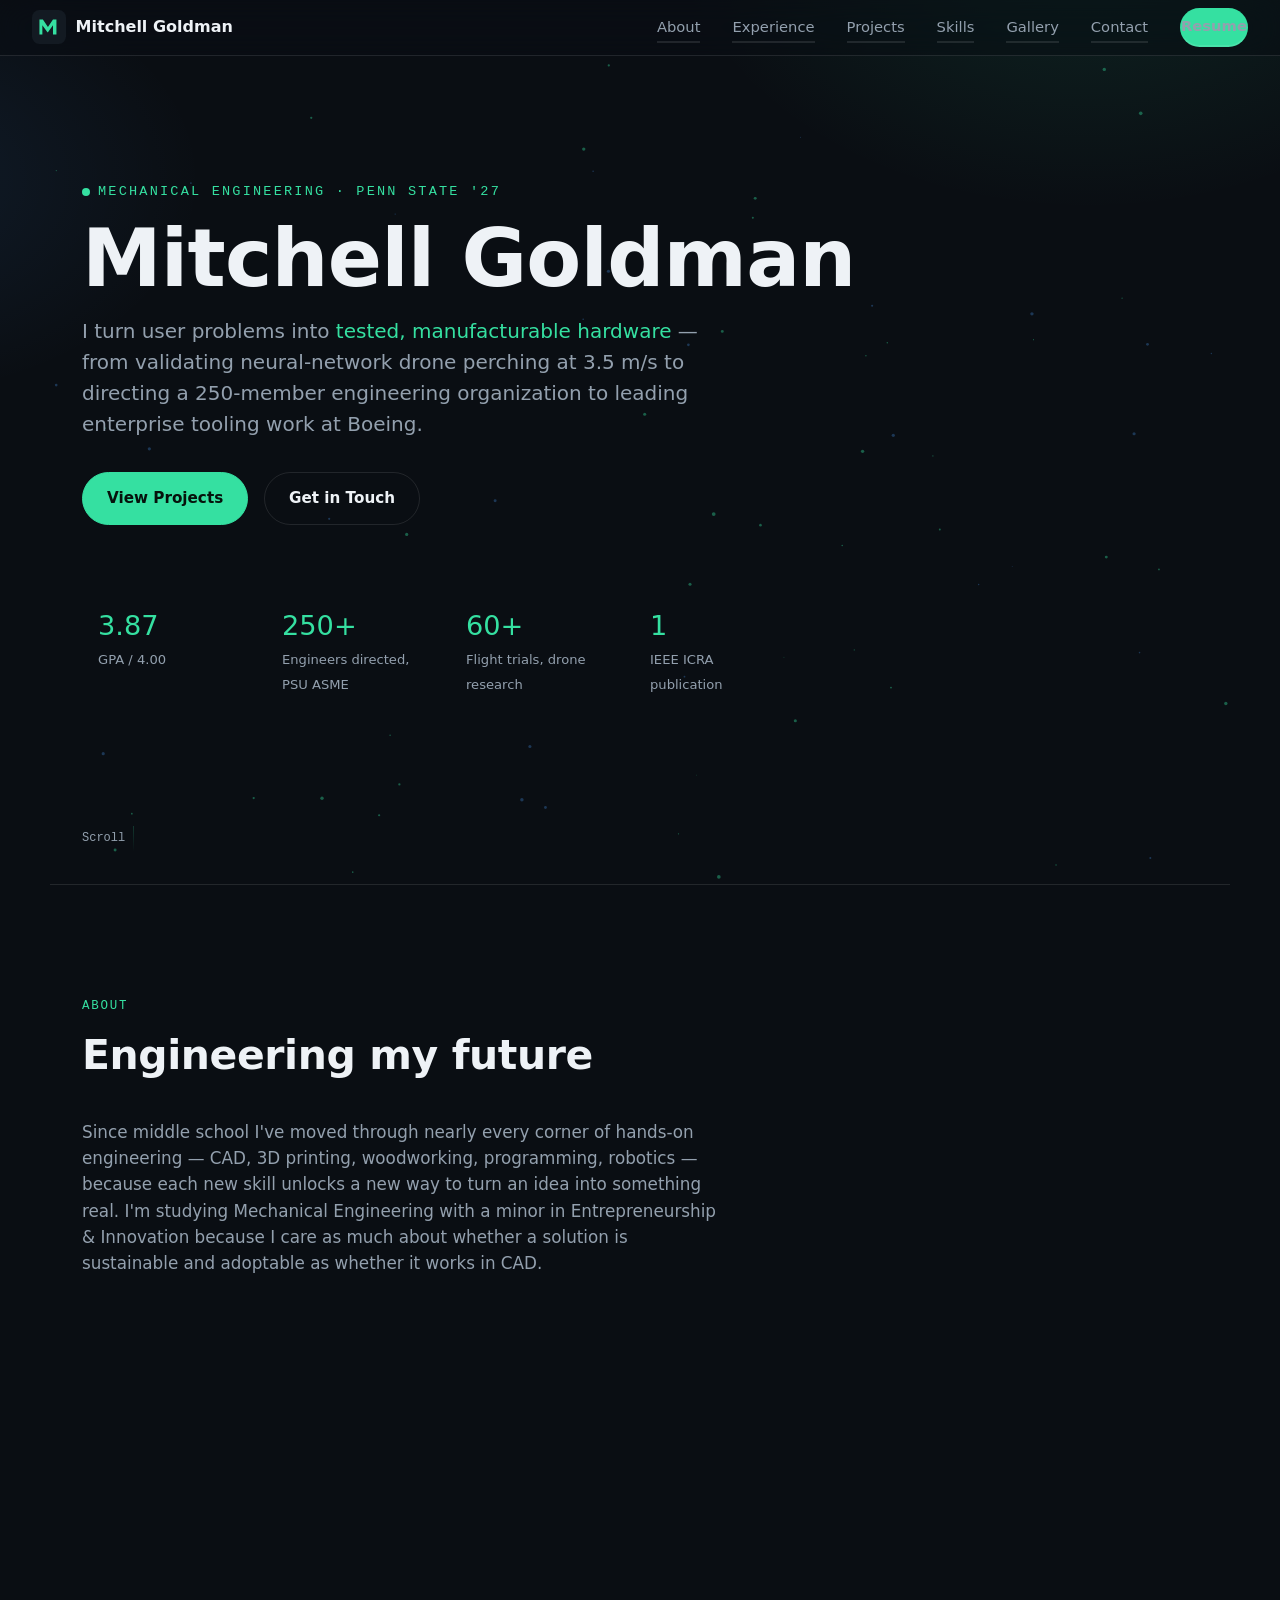
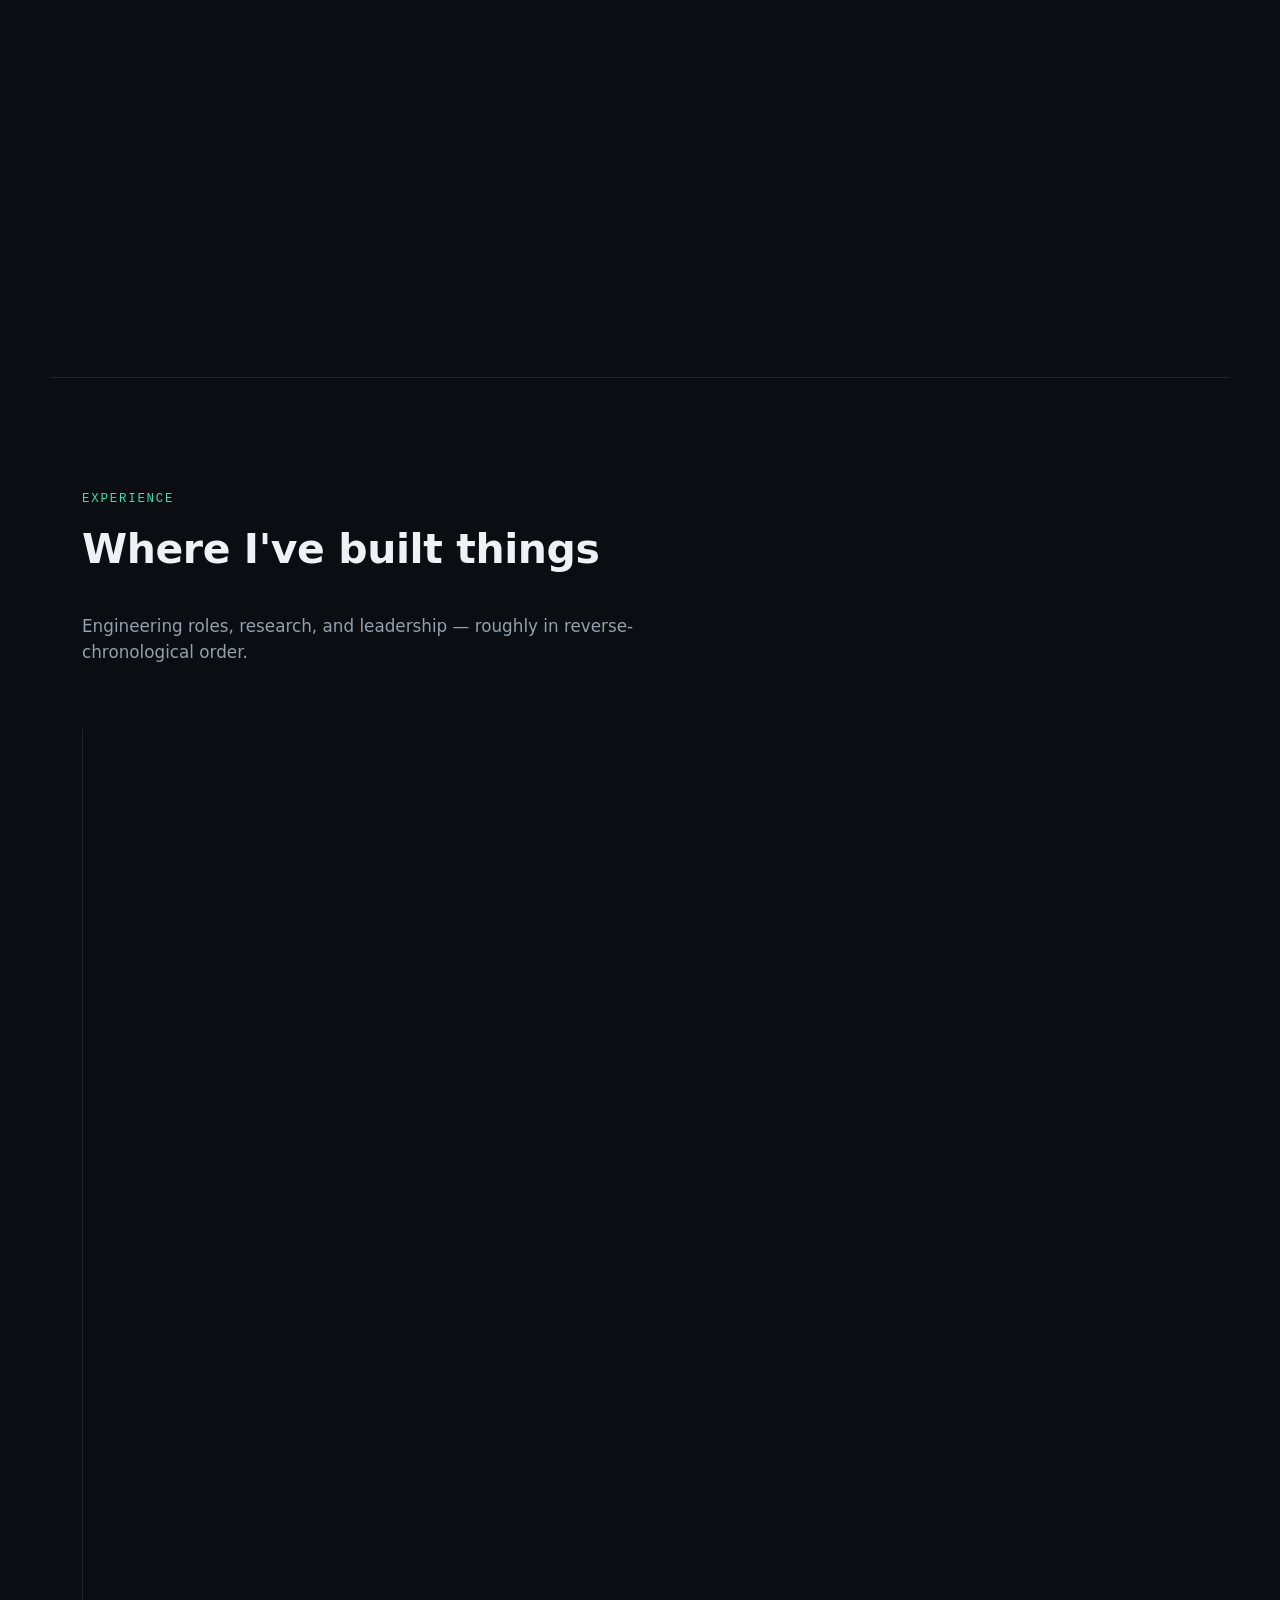
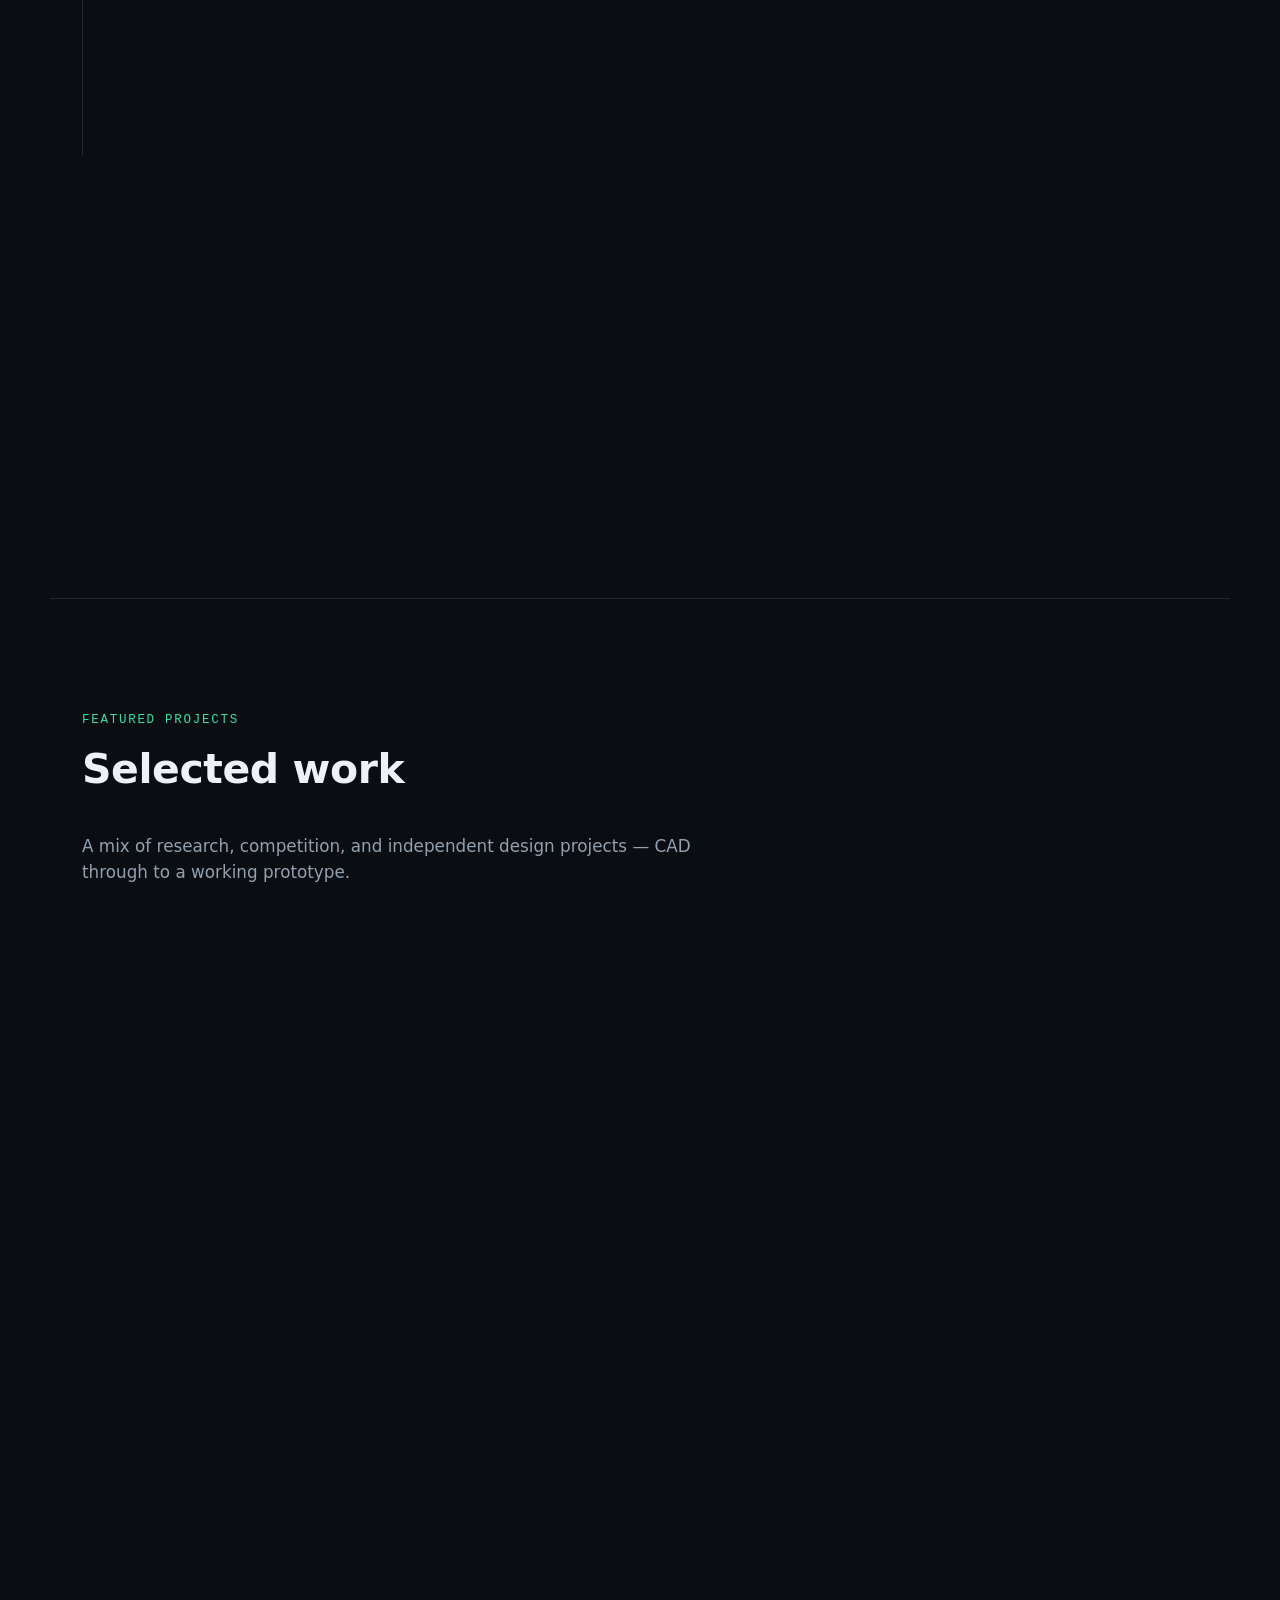
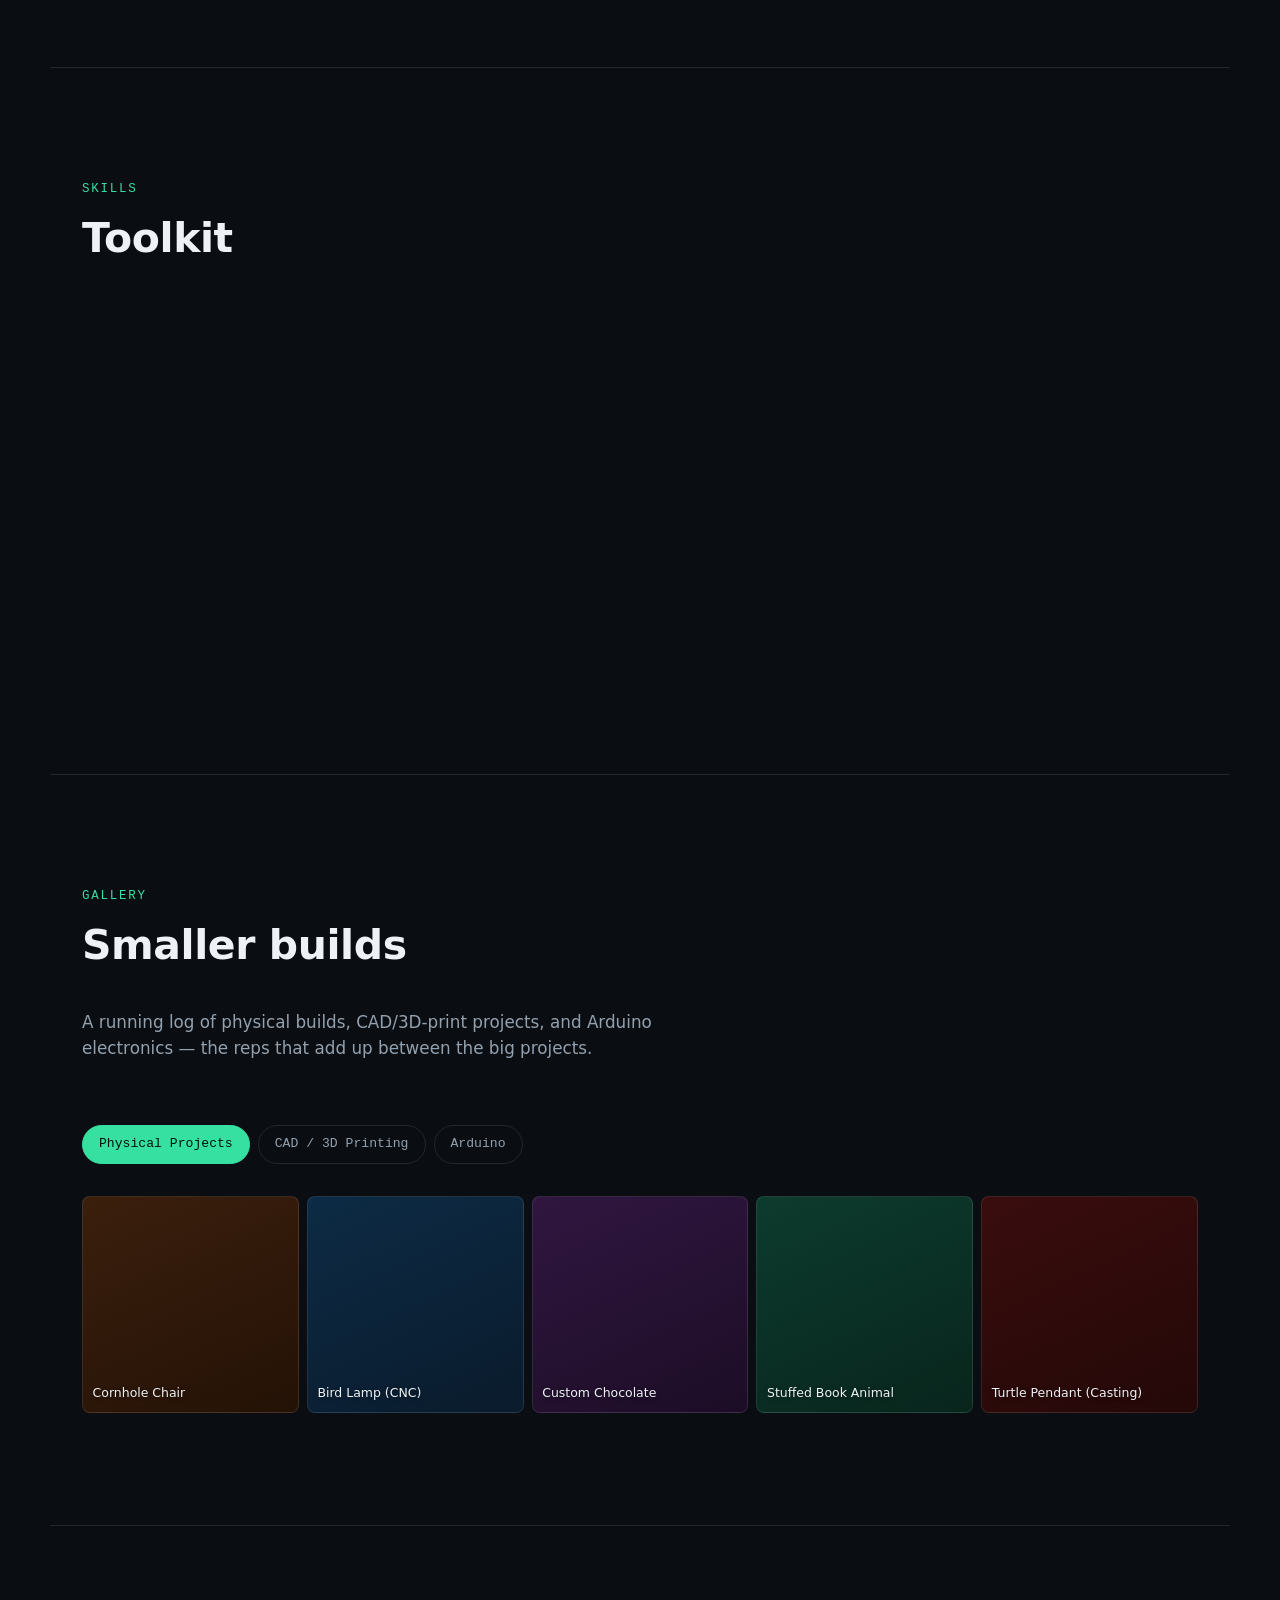
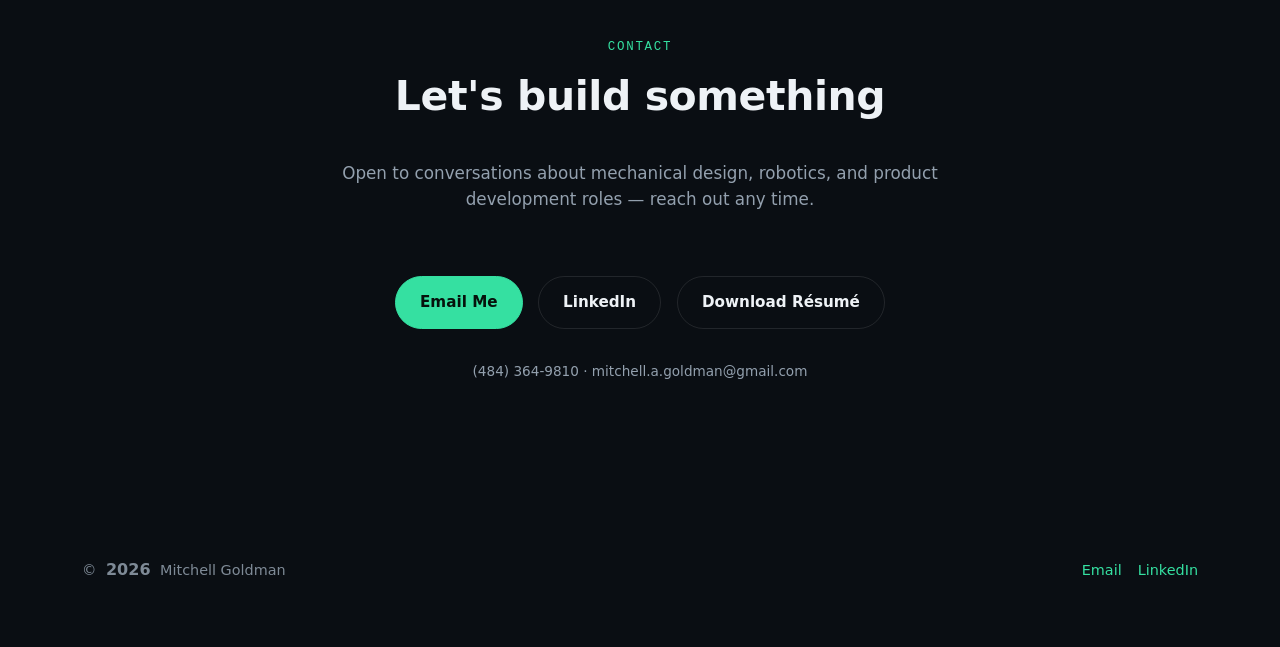
<file: index.html>
<!doctype html>
<html lang="en">
<head>
  <meta charset="UTF-8" />
  <meta name="viewport" content="width=device-width, initial-scale=1.0" />
  <title>Mitchell Goldman — Mechanical Engineer</title>
  <meta name="description" content="Mitchell Goldman is a Mechanical Engineering student at Penn State building user-centered hardware — from drone perching research to 3D-printed hovercraft to a Boeing intern program." />
  <meta name="theme-color" content="#0a0e13" />
  <link rel="icon" href="favicon.svg" type="image/svg+xml" />

  <!-- Security hardening: strict CSP (no inline scripts, no unsafe-inline
       styles, no framing, only same-origin + Google Fonts allowed) and a
       conservative referrer policy. Note: GitHub Pages serves static files
       only, so this meta tag is the enforcement mechanism available here —
       frame-ancestors/report-* directives are ignored when delivered via
       <meta> per spec and would need a real HTTP header (e.g. via Cloudflare
       in front of Pages) to be enforced; everything else below does apply. -->
  <meta http-equiv="Content-Security-Policy" content="default-src 'self'; script-src 'self'; style-src 'self' https://fonts.googleapis.com; font-src https://fonts.gstatic.com; img-src 'self' data:; connect-src 'self'; object-src 'none'; base-uri 'self'; form-action 'self';" />
  <meta name="referrer" content="strict-origin-when-cross-origin" />

  <meta property="og:title" content="Mitchell Goldman — Mechanical Engineer" />
  <meta property="og:description" content="Portfolio: engineering, design, and leadership work from Penn State ASME, Boeing, and the BioRob-InFL Lab." />
  <meta property="og:type" content="website" />

  <link rel="preconnect" href="https://fonts.googleapis.com" />
  <link rel="preconnect" href="https://fonts.gstatic.com" crossorigin />
  <link href="https://fonts.googleapis.com/css2?family=Space+Grotesk:wght@500;600;700&family=Inter:wght@400;500;600&family=IBM+Plex+Mono:wght@400;500&display=swap" rel="stylesheet" />

  <link rel="stylesheet" href="css/base.css" />
  <link rel="stylesheet" href="css/layout.css" />
  <link rel="stylesheet" href="css/components/nav.css" />
  <link rel="stylesheet" href="css/components/hero.css" />
  <link rel="stylesheet" href="css/components/about.css" />
  <link rel="stylesheet" href="css/components/experience.css" />
  <link rel="stylesheet" href="css/components/projects.css" />
  <link rel="stylesheet" href="css/components/skills.css" />
  <link rel="stylesheet" href="css/components/gallery.css" />
  <link rel="stylesheet" href="css/components/contact.css" />
</head>
<body>
  <a class="skip-link" href="#main">Skip to content</a>

  <header class="site-header">
    <nav aria-label="Primary">
      <a class="brand" href="#hero">
        <svg viewBox="0 0 64 64" aria-hidden="true"><rect width="64" height="64" rx="14" fill="#131a22"/><path d="M14 46V18h6.5l9.5 14 9.5-14H46v28h-6.5V28.5L30 42h-1L19.5 28.5V46H14z" fill="#35e0a1"/></svg>
        <span>Mitchell Goldman</span>
      </a>
      <button class="nav-toggle" data-nav-toggle aria-expanded="false" aria-controls="nav-links">
        <svg width="20" height="20" viewBox="0 0 24 24" fill="none" stroke="currentColor" stroke-width="2" aria-hidden="true"><path d="M3 6h18M3 12h18M3 18h18"/></svg>
        <span class="sr-only">Menu</span>
      </button>
      <ul class="nav-links" id="nav-links" data-nav-links>
        <li><a href="#about">About</a></li>
        <li><a href="#experience">Experience</a></li>
        <li><a href="#projects">Projects</a></li>
        <li><a href="#skills">Skills</a></li>
        <li><a href="#gallery">Gallery</a></li>
        <li><a href="#contact">Contact</a></li>
        <li><a class="btn btn-primary" href="assets/Mitchell_Goldman_Resume.pdf" download>Resume</a></li>
      </ul>
    </nav>
  </header>

  <main id="main">
    <!-- ================= HERO ================= -->
    <section id="hero" aria-label="Introduction">
      <canvas id="hero-canvas" aria-hidden="true"></canvas>
      <div class="hero-inner">
        <span class="hero-kicker"><span class="dot"></span> Mechanical Engineering · Penn State '27</span>
        <h1 class="kinetic" data-kinetic>Mitchell Goldman</h1>
        <p class="hero-lede">
          I turn user problems into <span class="accent-text-inline">tested, manufacturable hardware</span> —
          from validating neural-network drone perching at 3.5 m/s to directing a 250-member
          engineering organization to leading enterprise tooling work at Boeing.
        </p>
        <div class="hero-actions">
          <a class="btn btn-primary" data-magnetic href="#projects">View Projects</a>
          <a class="btn btn-ghost" data-magnetic href="#contact">Get in Touch</a>
        </div>
        <div class="hero-stats" data-reveal>
          <div class="stat"><span class="num">3.87</span><span class="label">GPA / 4.00</span></div>
          <div class="stat"><span class="num">250+</span><span class="label">Engineers directed, PSU ASME</span></div>
          <div class="stat"><span class="num">60+</span><span class="label">Flight trials, drone research</span></div>
          <div class="stat"><span class="num">1</span><span class="label">IEEE ICRA publication</span></div>
        </div>
      </div>
      <span class="scroll-cue">Scroll</span>
    </section>

    <!-- ================= ABOUT ================= -->
    <section id="about" aria-labelledby="about-heading">
      <div class="section-head">
        <span class="eyebrow">About</span>
        <h2 id="about-heading">Engineering my future</h2>
        <p>
          Since middle school I've moved through nearly every corner of hands-on engineering —
          CAD, 3D printing, woodworking, programming, robotics — because each new skill unlocks a
          new way to turn an idea into something real. I'm studying Mechanical Engineering with a
          minor in Entrepreneurship &amp; Innovation because I care as much about whether a solution
          is sustainable and adoptable as whether it works in CAD.
        </p>
      </div>
      <div class="about-grid">
        <div class="pillars">
          <div class="pillar glass" data-reveal>
            <h3>
              <svg viewBox="0 0 24 24" fill="none" stroke="currentColor" stroke-width="1.8" aria-hidden="true"><path d="M12 2 2 7l10 5 10-5-10-5zM2 17l10 5 10-5M2 12l10 5 10-5"/></svg>
              Engineering my future
            </h3>
            <p>Bridging the gap between customer problems and sustainable solutions — through user-centered design, not just spec sheets.</p>
          </div>
          <div class="pillar glass" data-reveal data-reveal-delay="1">
            <h3>
              <svg viewBox="0 0 24 24" fill="none" stroke="currentColor" stroke-width="1.8" aria-hidden="true"><circle cx="12" cy="12" r="9"/><path d="M12 3a9 9 0 0 0 0 18 9 9 0 0 1 0-18Z"/></svg>
              Diverse skillset
            </h3>
            <p>CAD (Fusion, Onshape, SolidWorks, nTop), additive manufacturing, C++/Python/MATLAB, and Arduino — each new discipline widens what I can build.</p>
          </div>
          <div class="pillar glass" data-reveal data-reveal-delay="2">
            <h3>
              <svg viewBox="0 0 24 24" fill="none" stroke="currentColor" stroke-width="1.8" aria-hidden="true"><path d="M12 2v4M12 18v4M4.9 4.9l2.8 2.8M16.3 16.3l2.8 2.8M2 12h4M18 12h4M4.9 19.1l2.8-2.8M16.3 7.7l2.8-2.8"/></svg>
              Fueled by curiosity
            </h3>
            <p>Always on the edge of what's new in the field, ready to apply it to the next design challenge rather than default to what I already know.</p>
          </div>
        </div>
        <dl class="facts glass" data-reveal data-reveal-delay="1">
          <dt>Education</dt>
          <dd>B.S. Mechanical Engineering<br />Entrepreneurship &amp; Innovation Minor</dd>
          <dd class="awards">The Pennsylvania State University · GPA 3.87/4.00 · May 2027</dd>
          <dt>Awards</dt>
          <dd class="awards">Dean's List · President Walker Award · Outdoor Adventures Outstanding Staff Member</dd>
          <dt>Based in</dt>
          <dd>Downingtown, PA &amp; State College, PA</dd>
          <dt>Currently</dt>
          <dd>Boeing Intern Program, Everett, WA</dd>
        </dl>
      </div>
    </section>

    <!-- ================= EXPERIENCE ================= -->
    <section id="experience" aria-labelledby="experience-heading">
      <div class="section-head">
        <span class="eyebrow">Experience</span>
        <h2 id="experience-heading">Where I've built things</h2>
        <p>Engineering roles, research, and leadership — roughly in reverse-chronological order.</p>
      </div>

      <div class="timeline">
        <article class="timeline-item glass" data-reveal>
          <div class="role-row">
            <h3>Boeing Intern Program</h3>
            <span class="meta">May 2026 – Present</span>
          </div>
          <span class="org">Enterprise Certification Data Safety &amp; Airworthiness Engineering · Everett, WA</span>
          <ul>
            <li>Built a capability kit SharePoint and Power Apps platform to reduce effort in locating and maintaining critical technical content for enterprise certification processes.</li>
            <li>Developed a dynamic visual document tree mapping Command Media relationships, ownership, and hierarchy — improving traceability of controlled information org-wide.</li>
            <li>Leveraged Codex CLI and internal APIs to identify and resolve misalignments between project timelines, requirements, and DevOps workflows.</li>
          </ul>
        </article>

        <article class="timeline-item glass" data-reveal>
          <div class="role-row">
            <h3>Summers By Design — Galápagos Study Abroad</h3>
            <span class="meta">May 2025</span>
          </div>
          <span class="org">Penn State Education Abroad · Galápagos &amp; Quito, Ecuador</span>
          <ul>
            <li>Investigated sustainability challenges, user needs, and UN SDG-aligned opportunities for local tourism businesses through bilingual interviews.</li>
            <li>Refined 20+ design concepts into <strong>Clima Key</strong>, a scalable A/C efficiency solution projected to reduce electricity use in Ecuador by 5%.</li>
          </ul>
        </article>

        <article class="timeline-item glass" data-reveal>
          <div class="role-row">
            <h3>Design Team Director</h3>
            <span class="meta">Apr 2024 – Present</span>
          </div>
          <span class="org">Penn State American Society of Mechanical Engineers (PSU ASME) · State College, PA</span>
          <ul>
            <li>Direct operations for a 250+ member multidisciplinary engineering organization, overseeing 9 concurrent projects and mentoring project leads in problem solving, team management, and delivery.</li>
            <li>Led a 20-member engineering team to a <strong>3rd-place national finish</strong> at the ASME EFx Student Design Challenge with a sustainability-focused waste collection and sorting robot.</li>
            <li>Executed a 200+ attendee intercollegiate combat robotics competition across 13 teams and 9 organizations — operations, safety, sponsorships, stakeholder communication.</li>
            <li>Built and delivered technical workshops in CAD, manufacturing, generative design, Arduino, MATLAB, and portfolio building.</li>
          </ul>
        </article>

        <article class="timeline-item glass" data-reveal>
          <div class="role-row">
            <h3>Research Assistant</h3>
            <span class="meta">Feb 2024 – May 2024</span>
          </div>
          <span class="org">Penn State BioRob-InFL Lab · State College, PA</span>
          <ul>
            <li>Validated digital twin simulations through 60+ real-world flight trials, confirming neural network and PID algorithms enabling reliable inverted drone perching at 3.5 m/s.</li>
            <li>Co-authored: B. Habas, A. Brown, D. Lee, <strong>M. Goldman</strong>, B. Cheng, <a class="link" href="https://arxiv.org/abs/2412.10775" target="_blank" rel="noopener noreferrer">"From Ceilings to Walls: Universal Dynamic Perching of Small Aerial Robots on Surfaces with Variable Orientations"</a> — IEEE ICRA, 2025.</li>
          </ul>
        </article>
      </div>

      <div class="leadership-grid">
        <div class="card glass" data-reveal>
          <h3>Outdoor Adventures Supervisor</h3>
          <span class="meta">Aug 2023 – Present · Penn State Outdoor Adventures</span>
          <p>Train and supervise 26 climbing wall staff in risk management, customer service, and professionalism; instruct climbing lessons and high-ropes programs for 40+ participants weekly.</p>
        </div>
        <div class="card glass" data-reveal data-reveal-delay="1">
          <h3>Food Recovery Network</h3>
          <span class="meta">Jan 2025 – Present · Penn State FRN</span>
          <p>Collect 50+ leftover meals from Penn State dining halls weekly and donate them to local food banks.</p>
        </div>
        <div class="card glass" data-reveal data-reveal-delay="2">
          <h3>Autodesk Design &amp; Make Ambassador</h3>
          <span class="meta">Penn State</span>
          <p>Organize and lead hands-on Fusion 360 workshops, helping peers build practical CAD, generative design, and interdisciplinary engineering skills.</p>
        </div>
      </div>
    </section>

    <!-- ================= PROJECTS ================= -->
    <section id="projects" aria-labelledby="projects-heading">
      <div class="section-head">
        <span class="eyebrow">Featured Projects</span>
        <h2 id="projects-heading">Selected work</h2>
        <p>A mix of research, competition, and independent design projects — CAD through to a working prototype.</p>
      </div>

      <div class="gallery-grid">
        <article class="project-card glass span-4" data-reveal>
          <div class="project-visual grad-emerald">
            <svg viewBox="0 0 400 160" preserveAspectRatio="xMidYMid slice" aria-hidden="true">
              <defs><radialGradient id="g1" cx="30%" cy="40%" r="70%"><stop offset="0%" stop-color="#35e0a1" stop-opacity="0.55"/><stop offset="100%" stop-color="#35e0a1" stop-opacity="0"/></radialGradient></defs>
              <rect width="400" height="160" fill="url(#g1)"/>
              <ellipse cx="200" cy="110" rx="150" ry="26" fill="none" stroke="#35e0a1" stroke-width="1.5" opacity="0.6"/>
              <ellipse cx="200" cy="95" rx="120" ry="20" fill="none" stroke="#4d9fff" stroke-width="1.5" opacity="0.5"/>
              <ellipse cx="200" cy="80" rx="90" ry="15" fill="none" stroke="#35e0a1" stroke-width="1.2" opacity="0.4"/>
            </svg>
          </div>
          <div class="project-body">
            <h3>3D-Printed R.C. Hovercraft <span class="arrow">↗</span></h3>
            <p>Led a 15-person mechanical engineering team through full-cycle RC hovercraft design for an ASME race with 50+ spectators — chassis, propulsion, steering, and skirt design, plus organizing the event itself.</p>
            <div class="tags"><span class="tag">Fusion 360</span><span class="tag">DFM</span><span class="tag">Team Lead</span></div>
          </div>
        </article>

        <article class="project-card glass span-2" data-reveal data-reveal-delay="1">
          <div class="project-visual grad-blue">
            <svg viewBox="0 0 200 160" preserveAspectRatio="xMidYMid slice" aria-hidden="true">
              <path d="M10 140 C 60 40, 140 40, 190 20" stroke="#4d9fff" stroke-width="2" fill="none" opacity="0.7"/>
              <path d="M10 150 C 70 70, 130 70, 190 40" stroke="#35e0a1" stroke-width="1.4" fill="none" opacity="0.5"/>
              <circle cx="190" cy="20" r="4" fill="#4d9fff"/>
            </svg>
          </div>
          <div class="project-body">
            <h3>BioRob-InFL Drone Perching <span class="arrow">↗</span></h3>
            <p>Validated neural network + PID algorithms enabling inverted drone perching at 3.5 m/s across 60+ flight trials. Co-authored an IEEE ICRA 2025 publication.</p>
            <div class="tags"><span class="tag">Controls</span><span class="tag">Research</span><span class="tag">Publication</span></div>
          </div>
        </article>

        <article class="project-card glass span-3" data-reveal>
          <div class="project-visual grad-amber">
            <svg viewBox="0 0 300 160" preserveAspectRatio="xMidYMid slice" aria-hidden="true">
              <circle cx="80" cy="90" r="34" fill="none" stroke="#f2a65a" stroke-width="3" opacity="0.7"/>
              <circle cx="220" cy="90" r="34" fill="none" stroke="#f2a65a" stroke-width="3" opacity="0.7"/>
              <rect x="80" y="86" width="140" height="8" fill="#f2a65a" opacity="0.5"/>
            </svg>
          </div>
          <div class="project-body">
            <h3>OMRAT — 3D-Printed R.C. Car <span class="arrow">↗</span></h3>
            <p>Contributed to drivetrain design and assembly, reducing part count and overall weight while designing protective casings for onboard electronics.</p>
            <div class="tags"><span class="tag">Drivetrain</span><span class="tag">3D Printing</span></div>
          </div>
        </article>

        <article class="project-card glass span-3" data-reveal data-reveal-delay="1">
          <div class="project-visual grad-violet">
            <svg viewBox="0 0 300 160" preserveAspectRatio="xMidYMid slice" aria-hidden="true">
              <path d="M0 100 Q 25 70 50 100 T 100 100 T 150 100 T 200 100 T 250 100 T 300 100" stroke="#c084fc" stroke-width="2.5" fill="none" opacity="0.7"/>
              <path d="M0 120 Q 25 90 50 120 T 100 120 T 150 120 T 200 120 T 250 120 T 300 120" stroke="#35e0a1" stroke-width="1.5" fill="none" opacity="0.4"/>
            </svg>
          </div>
          <div class="project-body">
            <h3>Replaceable Shoe Tread <span class="arrow">↗</span></h3>
            <p>Full user-centered design cycle — interviews, decision matrices, iterative prototyping — for a running-shoe tread that cuts waste, ending in a manufacturing cost/timeline analysis for injection molding.</p>
            <div class="tags"><span class="tag">User Research</span><span class="tag">DFM</span><span class="tag">Sustainability</span></div>
          </div>
        </article>

        <article class="project-card glass span-2" data-reveal data-reveal-delay="2">
          <div class="project-visual grad-rose">
            <svg viewBox="0 0 200 160" preserveAspectRatio="xMidYMid slice" aria-hidden="true">
              <polygon points="100,20 170,60 170,120 100,160 30,120 30,60" fill="none" stroke="#ff6b6b" stroke-width="2" opacity="0.7"/>
              <polygon points="100,55 140,77 140,113 100,135 60,113 60,77" fill="none" stroke="#ff6b6b" stroke-width="1.4" opacity="0.5"/>
            </svg>
          </div>
          <div class="project-body">
            <h3>Battlebots — Club President <span class="arrow">↗</span></h3>
            <p>Led a team of 8 designing, machining, building, and programming a 15 lb aluminum combat robot from scratch. Regional semi-finalists.</p>
            <div class="tags"><span class="tag">CNC</span><span class="tag">Leadership</span></div>
          </div>
        </article>

        <article class="project-card glass span-4" data-reveal data-reveal-delay="1">
          <div class="project-visual grad-blue">
            <svg viewBox="0 0 400 160" preserveAspectRatio="xMidYMid slice" aria-hidden="true">
              <path d="M0 150 Q 200 60 400 150" stroke="#4d9fff" stroke-width="1.2" fill="none" opacity="0.4"/>
              <circle cx="60" cy="40" r="1.6" fill="#fff" opacity="0.8"/><circle cx="110" cy="70" r="1.2" fill="#fff" opacity="0.6"/>
              <circle cx="150" cy="30" r="2" fill="#fff" opacity="0.9"/><circle cx="230" cy="55" r="1.3" fill="#fff" opacity="0.7"/>
              <circle cx="275" cy="25" r="1.8" fill="#fff" opacity="0.85"/><circle cx="330" cy="65" r="1.2" fill="#fff" opacity="0.6"/>
              <circle cx="360" cy="35" r="1.5" fill="#fff" opacity="0.75"/>
              <path d="M150 30 L230 55 L275 25 L360 35" stroke="#35e0a1" stroke-width="1" fill="none" opacity="0.5"/>
              <circle cx="320" cy="110" r="16" fill="#f2a65a" opacity="0.35"/>
            </svg>
          </div>
          <div class="project-body">
            <h3><a class="link" href="https://mitchgold-maker.github.io/look-up/" target="_blank" rel="noopener noreferrer">Look Up — Automated Sky-Event Forecasts</a> <span class="arrow">↗</span></h3>
            <p>A self-updating web app that tells State College when it's worth stepping outside — aurora, meteor showers, planets, eclipses, comets, fog. An AI agent runs every morning, pulls space-weather and cloud-cover forecasts, scores the odds, and publishes a new report automatically. The sky view computes real star, planet, and Moon positions from a star catalog and orbital elements.</p>
            <div class="tags"><span class="tag">JavaScript</span><span class="tag">Automation / AI Agents</span><span class="tag">GitHub Pages</span><span class="tag">Live</span></div>
          </div>
        </article>

        <article class="project-card glass span-3" data-reveal>
          <div class="project-visual grad-emerald">
            <svg viewBox="0 0 300 160" preserveAspectRatio="xMidYMid slice" aria-hidden="true">
              <rect x="20" y="40" width="50" height="30" rx="4" fill="none" stroke="#35e0a1" stroke-width="1.5" opacity="0.7"/>
              <rect x="125" y="40" width="50" height="30" rx="4" fill="none" stroke="#35e0a1" stroke-width="1.5" opacity="0.7"/>
              <rect x="230" y="40" width="50" height="30" rx="4" fill="none" stroke="#35e0a1" stroke-width="1.5" opacity="0.7"/>
              <path d="M70 55 H125 M175 55 H230" stroke="#4d9fff" stroke-width="1.5" opacity="0.7"/>
              <path d="M20 140 C 80 90, 140 130, 200 100 S 270 95, 290 110" stroke="#4d9fff" stroke-width="2" fill="none" opacity="0.6"/>
            </svg>
          </div>
          <div class="project-body">
            <h3>Hovercraft Digital Twin <span class="arrow">↗</span></h3>
            <p>A Simulink model of an RC hovercraft (3-DOF surge/sway/yaw dynamics) calibrated to real motor, propeller, and battery data, with Monte Carlo uncertainty analysis. Used it to run design sweeps — motor KV, prop geometry, battery, mass, chassis shape, lift-valve strategy — before committing to hardware, then fed the chosen parameters straight into a parametric Fusion 360 model held to written DFM rules.</p>
            <div class="tags"><span class="tag">Simulink</span><span class="tag">MATLAB</span><span class="tag">Fusion 360</span><span class="tag">Model-Based Design</span></div>
          </div>
        </article>

        <article class="project-card glass span-3" data-reveal data-reveal-delay="1">
          <div class="project-visual grad-amber">
            <svg viewBox="0 0 300 160" preserveAspectRatio="xMidYMid slice" aria-hidden="true">
              <rect x="30" y="100" width="22" height="40" fill="#f2a65a" opacity="0.5"/>
              <rect x="70" y="60" width="22" height="80" fill="#f2a65a" opacity="0.7"/>
              <rect x="110" y="85" width="22" height="55" fill="#f2a65a" opacity="0.5"/>
              <rect x="150" y="75" width="22" height="65" fill="#f2a65a" opacity="0.55"/>
              <rect x="190" y="95" width="22" height="45" fill="#f2a65a" opacity="0.5"/>
              <rect x="230" y="50" width="22" height="90" fill="#f2a65a" opacity="0.75"/>
              <path d="M30 70 L80 45 L120 65 L160 55 L200 72 L250 35" stroke="#35e0a1" stroke-width="1.5" stroke-dasharray="4 4" fill="none" opacity="0.7"/>
            </svg>
          </div>
          <div class="project-body">
            <h3>Climbing Wall Usage Analytics <span class="arrow">↗</span></h3>
            <p>Built a MATLAB pipeline that turns raw access-control check-in logs from the campus climbing wall into staffing-ready insight: busyness heatmaps by hour and weekday, new-climber retention by semester, before/after studies of schedule and pricing changes, and a Poisson regression forecast benchmarked honestly against a simple historical baseline.</p>
            <div class="tags"><span class="tag">MATLAB</span><span class="tag">Data Analysis</span><span class="tag">Forecasting</span><span class="tag">Operations</span></div>
          </div>
        </article>

        <article class="project-card glass span-6" data-reveal>
          <div class="project-visual grad-violet">
            <svg viewBox="0 0 600 160" preserveAspectRatio="xMidYMid slice" aria-hidden="true">
              <circle cx="70" cy="80" r="38" fill="none" stroke="#ff5c8a" stroke-width="3" opacity="0.7"/>
              <circle cx="70" cy="80" r="10" fill="#ff5c8a" opacity="0.5"/>
              <circle cx="530" cy="80" r="38" fill="none" stroke="#ffc93c" stroke-width="3" opacity="0.7"/>
              <circle cx="530" cy="80" r="10" fill="#ffc93c" opacity="0.5"/>
              <g opacity="0.75">
                <rect x="140" y="40" width="18" height="18" rx="4" fill="#ff5c8a"/><rect x="230" y="40" width="18" height="18" rx="4" fill="#ff5c8a"/><rect x="320" y="40" width="18" height="18" rx="4" fill="#ff5c8a"/><rect x="410" y="40" width="18" height="18" rx="4" fill="#ff5c8a"/>
                <rect x="185" y="71" width="18" height="18" rx="4" fill="#ffc93c"/><rect x="365" y="71" width="18" height="18" rx="4" fill="#ffc93c"/>
                <rect x="140" y="102" width="18" height="18" rx="4" fill="#2ec4b6"/><rect x="185" y="102" width="18" height="18" rx="4" fill="#2ec4b6"/><rect x="230" y="102" width="18" height="18" rx="4" fill="#2ec4b6"/><rect x="275" y="102" width="18" height="18" rx="4" fill="#2ec4b6"/><rect x="320" y="102" width="18" height="18" rx="4" fill="#2ec4b6"/><rect x="365" y="102" width="18" height="18" rx="4" fill="#2ec4b6"/><rect x="410" y="102" width="18" height="18" rx="4" fill="#2ec4b6"/>
              </g>
              <path d="M130 140 Q 160 125 190 140 T 250 140 T 310 140 T 370 140 T 430 140 T 470 140" stroke="#c084fc" stroke-width="1.6" fill="none" opacity="0.6"/>
            </svg>
          </div>
          <div class="project-body">
            <h3><a class="link" href="cassette-lab/" target="_blank" rel="noopener noreferrer">Cassette Lab — Browser Beat Maker</a> <span class="arrow">↗</span></h3>
            <p>A free, no-install music studio in the browser. Every drum and synth sound is synthesized live with the Web Audio API (no samples): a step sequencer with up to 8-bar patterns in five time signatures (4/4, 3/4, 5/4, 6/8, 7/8), accents and swing, a melody grid locked to a chosen key and scale, two melody parts with 27 instruments (FM electric piano, formant-filtered choir, acid bass and more), a rearrangeable pad kit drawing on 54 synthesized drum and FX sounds, 27 genre starter beats, and a playable piano that records onto the grid, USB MIDI keyboard support, and a tape-style effects chain (lo-fi filter, saturation, tempo-synced echo, reverb). A look-ahead audio scheduler keeps timing tight on phones and laptops.</p>
            <div class="tags"><span class="tag">JavaScript</span><span class="tag">Web Audio API</span><span class="tag">Web MIDI</span><span class="tag">UI Design</span><span class="tag">Live</span></div>
          </div>
        </article>
      </div>
    </section>

    <!-- ================= SKILLS ================= -->
    <section id="skills" aria-labelledby="skills-heading">
      <div class="section-head">
        <span class="eyebrow">Skills</span>
        <h2 id="skills-heading">Toolkit</h2>
      </div>
      <div class="skills-grid">
        <div class="skill-group glass" data-reveal>
          <h3>Design &amp; CAD</h3>
          <div class="skill-chips">
            <span class="tag">Autodesk Fusion</span><span class="tag">Onshape</span><span class="tag">SolidWorks</span>
            <span class="tag">nTop</span><span class="tag">Generative Design</span><span class="tag">Design for Manufacturing</span>
            <span class="tag">User-Centered Design</span>
          </div>
        </div>
        <div class="skill-group glass" data-reveal data-reveal-delay="1">
          <h3>Programming &amp; Controls</h3>
          <div class="skill-chips">
            <span class="tag">C++</span><span class="tag">Python</span><span class="tag">MATLAB</span><span class="tag">Simulink</span><span class="tag">JavaScript</span><span class="tag">Arduino</span>
            <span class="tag">AI Agent Automation</span>
          </div>
        </div>
        <div class="skill-group glass" data-reveal data-reveal-delay="2">
          <h3>Manufacturing &amp; Tools</h3>
          <div class="skill-chips">
            <span class="tag">Additive Manufacturing</span><span class="tag">CNC</span><span class="tag">Microsoft 365</span>
            <span class="tag">SharePoint / Power Apps</span>
          </div>
          <ul class="cert-list">
            <li><svg viewBox="0 0 24 24" fill="none" stroke="currentColor" stroke-width="2" aria-hidden="true"><path d="M20 6 9 17l-5-5"/></svg>Autodesk Certified Associate — CAD for Mechanical Design</li>
            <li><svg viewBox="0 0 24 24" fill="none" stroke="currentColor" stroke-width="2" aria-hidden="true"><path d="M20 6 9 17l-5-5"/></svg>Red Cross CPR, First Aid &amp; AED</li>
          </ul>
        </div>
      </div>
    </section>

    <!-- ================= GALLERY ================= -->
    <section id="gallery" aria-labelledby="gallery-heading">
      <div class="section-head">
        <span class="eyebrow">Gallery</span>
        <h2 id="gallery-heading">Smaller builds</h2>
        <p>A running log of physical builds, CAD/3D-print projects, and Arduino electronics — the reps that add up between the big projects.</p>
      </div>

      <div class="gallery-tabs" role="tablist" aria-label="Gallery categories">
        <button type="button" data-gallery-tab="physical" class="is-active" role="tab" aria-selected="true">Physical Projects</button>
        <button type="button" data-gallery-tab="cad" role="tab" aria-selected="false">CAD / 3D Printing</button>
        <button type="button" data-gallery-tab="arduino" role="tab" aria-selected="false">Arduino</button>
      </div>

      <div class="mini-gallery-panel" data-gallery-panel="physical">
        <div class="mini-gallery">
          <div class="mini-item g1"><span>Cornhole Chair</span></div>
          <div class="mini-item g2"><span>Bird Lamp (CNC)</span></div>
          <div class="mini-item g3"><span>Custom Chocolate</span></div>
          <div class="mini-item g4"><span>Stuffed Book Animal</span></div>
          <div class="mini-item g5"><span>Turtle Pendant (Casting)</span></div>
        </div>
      </div>
      <div class="mini-gallery-panel" data-gallery-panel="cad" hidden>
        <div class="mini-gallery">
          <div class="mini-item g2"><span>Tensegrity Stand</span></div>
          <div class="mini-item g4"><span>Necklace Hanger</span></div>
          <div class="mini-item g3"><span>Bike Phone Holder</span></div>
          <div class="mini-item g1"><span>Headphone Stand</span></div>
          <div class="mini-item g2"><span>Climbing Hang Board</span></div>
          <div class="mini-item g5"><span>Marble Catapult</span></div>
          <div class="mini-item g4"><span>Mouse Case</span></div>
          <div class="mini-item g3"><span>Keychain</span></div>
          <div class="mini-item g1"><span>Chapstick Dispenser</span></div>
          <div class="mini-item g2"><span>Design Contest Bridge</span></div>
          <div class="mini-item g5"><span>Mountain Coaster</span></div>
          <div class="mini-item g4"><span>Plant Vase</span></div>
        </div>
      </div>
      <div class="mini-gallery-panel" data-gallery-panel="arduino" hidden>
        <div class="mini-gallery">
          <div class="mini-item g4"><span>Ultrasonic Distance Sensor + RGB/4-Digit Display</span></div>
          <div class="mini-item g3"><span>Shift-Register LED Display + IR Remote</span></div>
        </div>
      </div>
    </section>

    <!-- ================= CONTACT ================= -->
    <section id="contact" aria-labelledby="contact-heading">
      <div class="section-head">
        <span class="eyebrow">Contact</span>
        <h2 id="contact-heading">Let's build something</h2>
        <p>Open to conversations about mechanical design, robotics, and product development roles — reach out any time.</p>
      </div>
      <div class="contact-actions">
        <a class="btn btn-primary" data-magnetic href="mailto:mitchell.a.goldman@gmail.com">Email Me</a>
        <a class="btn btn-ghost" data-magnetic href="https://linkedin.com/in/mgoldman4" target="_blank" rel="noopener noreferrer">LinkedIn</a>
        <a class="btn btn-ghost" data-magnetic href="assets/Mitchell_Goldman_Resume.pdf" download>Download Résumé</a>
      </div>
      <p class="contact-note">(484) 364-9810 · mitchell.a.goldman@gmail.com</p>
    </section>
  </main>

  <footer>
    <span class="brand">© <span id="year"></span> Mitchell Goldman</span>
    <div class="footer-links">
      <a class="link" href="mailto:mitchell.a.goldman@gmail.com">Email</a>
      <a class="link" href="https://linkedin.com/in/mgoldman4" target="_blank" rel="noopener noreferrer">LinkedIn</a>
    </div>
  </footer>

  <script type="module" src="js/main.js"></script>
</body>
</html>
</file>
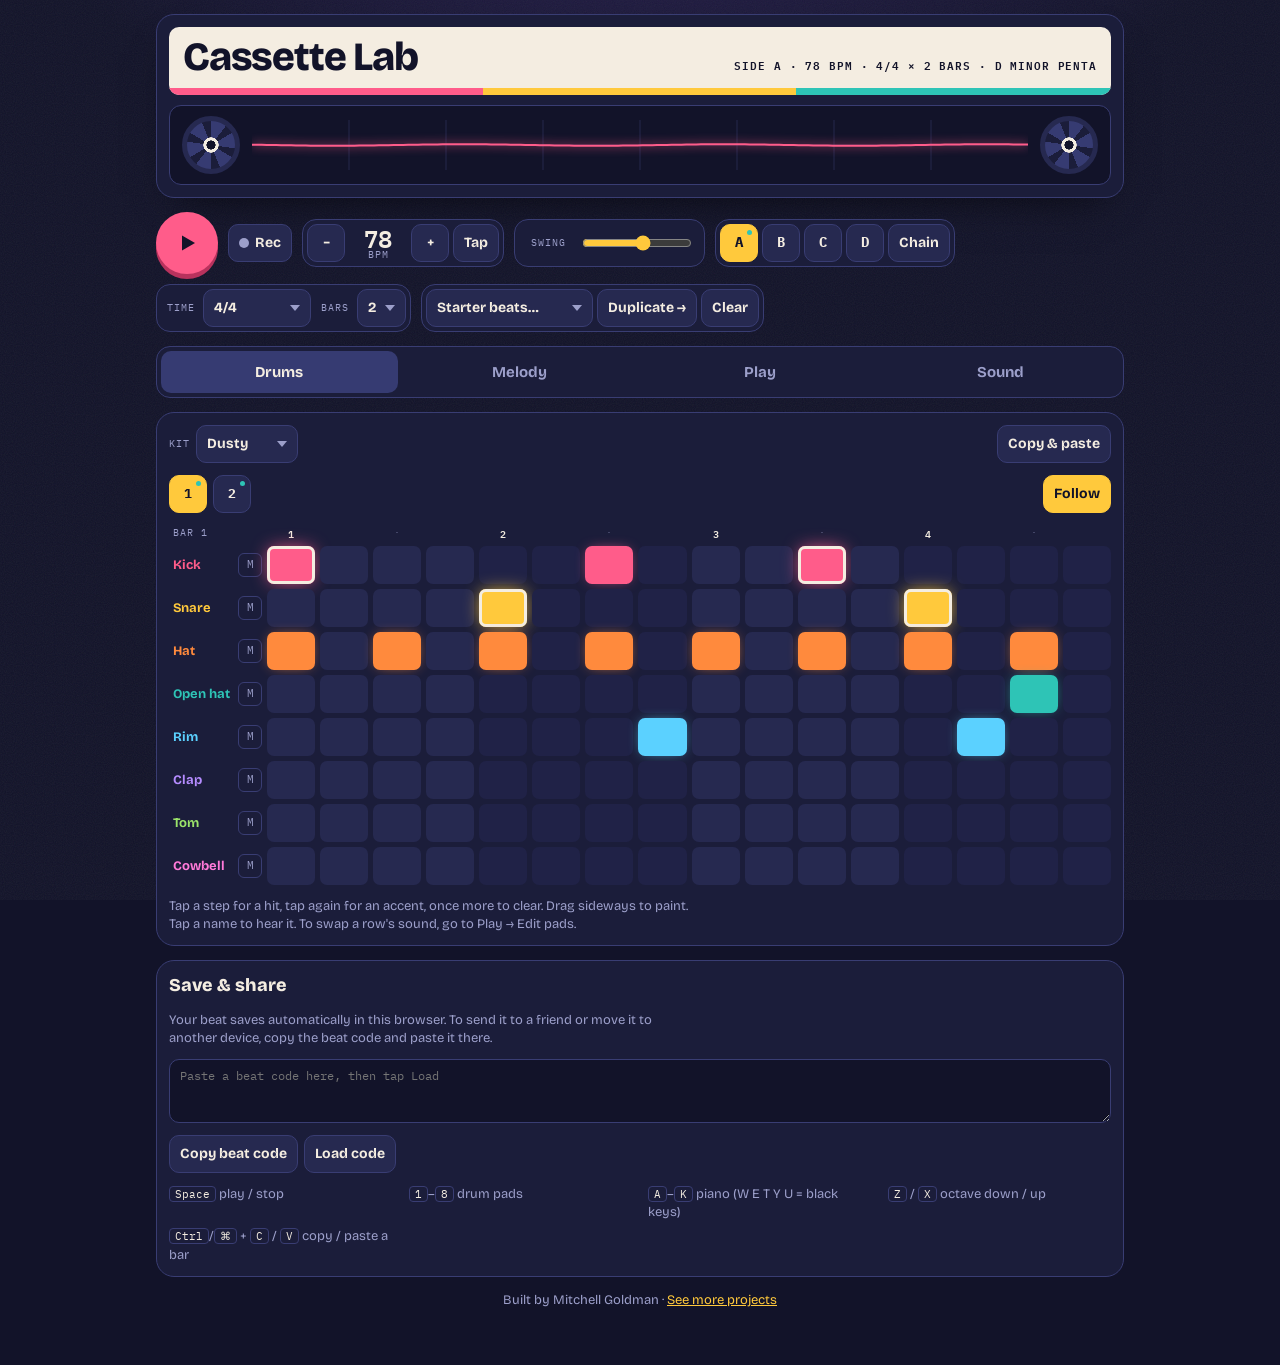
<file: cassette-lab/index.html>
<!doctype html>
<html lang="en">
<head>
<meta charset="utf-8">
<meta name="viewport" content="width=device-width, initial-scale=1, viewport-fit=cover">
<meta name="description" content="Cassette Lab: a free beat maker in your browser. 54 synthesized drum and FX sounds, 27 instruments across two melody parts, 27 starter beats from lo-fi to amapiano, multi-bar patterns in five time signatures.">
<meta property="og:title" content="Cassette Lab">
<meta property="og:description" content="A free beat maker that runs in your browser. No downloads, no account.">
<link rel="icon" href="data:image/svg+xml,%3Csvg xmlns='http://www.w3.org/2000/svg' viewBox='0 0 32 32'%3E%3Crect width='32' height='32' rx='7' fill='%23121329'/%3E%3Ccircle cx='10' cy='16' r='5' fill='none' stroke='%23ff5c8a' stroke-width='3'/%3E%3Ccircle cx='22' cy='16' r='5' fill='none' stroke='%23ffc93c' stroke-width='3'/%3E%3C/svg%3E">
<style>:root{padding-top:env(safe-area-inset-top,0px);padding-bottom:env(safe-area-inset-bottom,0px)}body{margin:0}img{max-width:100%}[hidden]{display:none!important}</style>
<title>Cassette Lab</title>
<link rel="preconnect" href="https://fonts.googleapis.com">
<link rel="preconnect" href="https://fonts.gstatic.com" crossorigin>
<link rel="stylesheet" href="https://fonts.googleapis.com/css2?family=Bricolage+Grotesque:opsz,wght@12..96,500;12..96,700;12..96,800&family=IBM+Plex+Mono:wght@400;600&display=swap">
<style>
/* Layout: one-column tape deck — cassette header, transport strip, tabbed instrument panel. Single dark look by choice: riso inks on midnight. */
:root{
  --ink:#121329; --glow:#2a2153; --deck:#1b1d3a; --well:#262950; --well-alt:#202247; --well-hi:#363b72; --line:#393d73; --root-line:#5a5390;
  --paper:#f4ede1; --dim:#9c9fca; --key-shade:#d8ccb6; --ink-key:#0d0e20;
  --hot:#ff5c8a; --hot-deep:#b8325d; --sun:#ffc93c; --rec:#ff4040;
  --t0:#ff5c8a; --t1:#ffc93c; --t2:#ff8a3d; --t3:#2ec4b6; --t4:#5bd1ff; --t5:#b58cff; --t6:#9be36a; --t7:#ff7ad9;
  --f-display:'Bricolage Grotesque','Avenir Next','Segoe UI',system-ui,sans-serif;
  --f-mono:'IBM Plex Mono',ui-monospace,Menlo,Consolas,monospace;
  --lab:minmax(86px,max-content); --gap:5px;
  color-scheme:dark;
}
*{box-sizing:border-box}
[hidden]{display:none!important}
body{background:radial-gradient(900px 420px at 50% -140px,var(--glow),transparent 70%),var(--ink);color:var(--paper);font-family:var(--f-display);font-size:15px;line-height:1.4;-webkit-tap-highlight-color:transparent}
body::before{content:"";position:fixed;inset:0;pointer-events:none;opacity:.07;z-index:0;background-image:url("data:image/svg+xml,%3Csvg xmlns='http://www.w3.org/2000/svg' width='160' height='160'%3E%3Cfilter id='n'%3E%3CfeTurbulence type='fractalNoise' baseFrequency='.9' numOctaves='2'/%3E%3C/filter%3E%3Crect width='160' height='160' filter='url(%23n)'/%3E%3C/svg%3E")}
.app{position:relative;z-index:1;max-width:1000px;margin:0 auto;padding-block:14px 56px;padding-left:max(16px,env(safe-area-inset-left,0px));padding-right:max(16px,env(safe-area-inset-right,0px));display:flex;flex-direction:column;gap:14px}
button,select,input,textarea{font:inherit;color:inherit}
button{cursor:pointer}
:focus-visible{outline:2px solid var(--sun);outline-offset:2px}

/* Cassette header */
.tape{background:var(--deck);border:1px solid var(--line);border-radius:18px;padding:12px;display:grid;gap:10px;box-shadow:0 18px 40px -22px rgba(0,0,0,.7)}
.label{position:relative;overflow:hidden;background:var(--paper);color:var(--ink);border-radius:10px;padding:10px 14px 18px;display:flex;flex-wrap:wrap;align-items:baseline;justify-content:space-between;gap:4px 14px}
.label h1{margin:0;font-size:clamp(28px,6vw,40px);font-weight:800;letter-spacing:-.03em;line-height:1;text-wrap:balance}
.label .side{font-family:var(--f-mono);font-size:11px;letter-spacing:.08em;text-transform:uppercase;font-weight:600}
.stripes{position:absolute;left:0;right:0;bottom:0;height:7px;background:linear-gradient(90deg,var(--t0) 0 33.3%,var(--t1) 33.3% 66.6%,var(--t3) 66.6%)}
.window{display:grid;grid-template-columns:auto minmax(0,1fr) auto;align-items:center;gap:12px;background:var(--ink);border:1px solid var(--line);border-radius:12px;padding:10px 12px}
.reel{width:58px;height:58px;border-radius:50%;border:5px solid var(--well);background:radial-gradient(circle,var(--ink) 0 13%,var(--paper) 14% 22%,transparent 23%),repeating-conic-gradient(var(--well-hi) 0 38deg,var(--deck) 38deg 60deg);animation:spin var(--spin,2s) linear infinite;animation-play-state:paused}
.is-playing .reel{animation-play-state:running}
@keyframes spin{to{transform:rotate(360deg)}}
#scope{display:block;width:100%;height:58px}

/* Transport */
.transport{display:flex;flex-wrap:wrap;align-items:center;gap:10px}
.play{width:62px;height:62px;flex:none;border-radius:50%;border:0;background:var(--hot);color:var(--ink);display:grid;place-items:center;box-shadow:0 5px 0 var(--hot-deep);transition:transform .06s,box-shadow .06s}
.play:active{transform:translateY(4px);box-shadow:0 1px 0 var(--hot-deep)}
.play svg{width:24px;height:24px}
.box{display:flex;flex-wrap:wrap;align-items:center;gap:4px;background:var(--deck);border:1px solid var(--line);border-radius:14px;padding:4px;min-height:48px}
.box .cap{padding:0 4px 0 6px}
.chip{height:38px;min-width:38px;padding:0 10px;border-radius:10px;border:1px solid var(--line);background:var(--well);font-weight:700;font-size:14px;display:inline-flex;align-items:center;justify-content:center;gap:6px;white-space:nowrap}
.chip:active{transform:translateY(1px)}
.chip[aria-pressed="true"]{background:var(--sun);border-color:var(--sun);color:var(--ink)}
.rec .dot{width:10px;height:10px;border-radius:50%;background:var(--dim)}
.rec[aria-pressed="true"]{background:var(--well-hi);border-color:var(--rec);color:var(--paper)}
.rec[aria-pressed="true"] .dot{background:var(--rec);box-shadow:0 0 10px var(--rec);animation:blink 1s steps(2) infinite}
.bpmval{display:flex;flex-direction:column;align-items:center;line-height:1;min-width:58px}
.bpmval b{font-family:var(--f-mono);font-size:24px;font-weight:600;font-variant-numeric:tabular-nums}
.bpmval small,.cap{font-family:var(--f-mono);font-size:10px;letter-spacing:.1em;text-transform:uppercase;color:var(--dim)}
.swing{padding:0 10px;gap:10px}
.swing input{width:110px}
.pat{position:relative;font-family:var(--f-mono)}
.pat.has::after,.barbtn.has::after{content:"";position:absolute;top:5px;right:5px;width:5px;height:5px;border-radius:50%;background:var(--t3)}
.pat.queued{animation:blink .5s steps(2) infinite}
@keyframes blink{50%{opacity:.35}}
select{appearance:none;-webkit-appearance:none;height:38px;border-radius:10px;border:1px solid var(--line);background:var(--well) url("data:image/svg+xml,%3Csvg xmlns='http://www.w3.org/2000/svg' width='10' height='6'%3E%3Cpath d='M0 0l5 6 5-6z' fill='%239c9fca'/%3E%3C/svg%3E") no-repeat right 10px center;padding:0 28px 0 10px;font-weight:700;font-size:14px;max-width:100%}
input[type=range]{accent-color:var(--sun);height:24px}

/* Tabs & panels */
.tabs{display:flex;gap:4px;background:var(--deck);border:1px solid var(--line);border-radius:14px;padding:4px}
.tab{flex:1;height:42px;border:0;border-radius:10px;background:transparent;color:var(--dim);font-weight:700;font-size:15px}
.tab[aria-selected="true"]{background:var(--well-hi);color:var(--paper)}
.panel{background:var(--deck);border:1px solid var(--line);border-radius:18px;padding:12px;display:flex;flex-direction:column;gap:12px}
.toolbar{display:flex;flex-wrap:wrap;gap:8px;align-items:center;justify-content:space-between}
.grp{display:flex;flex-wrap:wrap;gap:6px;align-items:center}
.hint{margin:0;color:var(--dim);font-size:13px;max-width:65ch}

/* Bar navigator */
.barstrip{display:flex;flex-wrap:wrap;gap:6px 10px;align-items:center;justify-content:space-between}
.barbtn{position:relative;font-family:var(--f-mono);font-size:13px}
.barbtn.playing{box-shadow:inset 0 -3px 0 var(--hot)}
.clipbtn{position:relative}
.clipbtn.has::after{content:"";position:absolute;top:5px;right:5px;width:5px;height:5px;border-radius:50%;background:var(--t3)}
.clipbtn.has[aria-pressed="true"]::after{background:var(--ink)}
.clipbar{display:flex;flex-wrap:wrap;gap:8px 14px;align-items:center;background:var(--ink);border:1px solid var(--line);border-radius:12px;padding:10px}
.clipbar .seg{gap:2px;background:var(--deck);border-radius:12px;padding:2px}
.clipbar .seg .chip{border-color:transparent;background:transparent}
.clipbar .seg .chip[aria-pressed="true"]{background:var(--well-hi);color:var(--paper)}
.cliptext{flex-basis:100%;margin:0;font-size:12px;color:var(--dim)}
.cliptext b{color:var(--paper);font-weight:700}
.halves{display:none}

/* Step grids */
.seq{display:grid;grid-template-columns:var(--lab) repeat(var(--cols,16),minmax(0,1fr));gap:var(--gap);touch-action:pan-y;user-select:none;-webkit-user-select:none}
.stepno{font-family:var(--f-mono);font-size:10px;color:var(--dim);text-align:center;opacity:.55;line-height:16px;height:16px}
.stepno.beat{opacity:1;color:var(--paper);font-weight:600}
.barlab{font-family:var(--f-mono);font-size:10px;letter-spacing:.1em;text-transform:uppercase;color:var(--dim);line-height:16px;padding-left:4px;white-space:nowrap}
.rowlab{display:flex;align-items:center;gap:4px;min-width:0}
.rowlab .name{flex:1;min-width:0;height:100%;text-align:left;background:none;border:0;padding:0 4px;font-weight:700;font-size:13px;white-space:nowrap;overflow:hidden;text-overflow:ellipsis;color:var(--c)}
.mute{flex:none;width:24px;height:24px;border-radius:6px;border:1px solid var(--line);background:transparent;font-family:var(--f-mono);font-size:11px;color:var(--dim);padding:0}
.mute[aria-pressed="true"]{background:var(--dim);color:var(--ink)}
.melmute{width:auto;height:38px;padding:0 10px;border-radius:10px}
.partbtn[aria-pressed="true"]{background:var(--pc);border-color:var(--pc);color:var(--ink)}
optgroup{font-weight:700;color:var(--dim)}
option{color:var(--paper);background:var(--deck)}
.cell{height:38px;border:0;border-radius:7px;padding:0;background:var(--well);transition:transform .08s,filter .08s}
#melGrid .cell{height:30px}
.cell.alt{background:var(--well-alt)}
.cell.root{box-shadow:inset 0 0 0 1px var(--root-line)}
.cell.now{background:var(--well-hi)}
.cell.on{background:var(--c);box-shadow:0 0 14px -5px var(--c)}
.cell.acc{background:var(--c);box-shadow:inset 0 0 0 3px var(--paper),0 0 18px -3px var(--c)}
.cell.on.now{transform:scale(1.1);filter:brightness(1.25)}
.cell.muted{opacity:.3}

/* Pads & keys */
.pads{display:grid;grid-template-columns:repeat(4,minmax(0,1fr));gap:10px}
.pad{position:relative;height:clamp(76px,19vw,112px);border:0;border-bottom:5px solid var(--c);border-radius:14px;background:var(--well);color:var(--paper);display:flex;flex-direction:column;justify-content:space-between;align-items:stretch;padding:10px;font-weight:700;font-size:15px;text-align:left;touch-action:manipulation;user-select:none;-webkit-user-select:none}
.pad-top{display:flex;justify-content:space-between;gap:6px;align-items:flex-start;min-width:0}
.pad-top .pn{min-width:0;overflow:hidden;text-overflow:ellipsis}
.pad kbd{align-self:flex-start;font-family:var(--f-mono);font-size:11px;color:var(--dim);border:1px solid var(--line);border-radius:4px;padding:1px 5px}
.pad .grip{display:none;color:var(--dim);font-size:18px;line-height:1}
.pad.hit{animation:padhit .28s ease-out}
@keyframes padhit{0%{background:var(--c);color:var(--ink);transform:scale(.96)}100%{background:var(--well)}}
.pads.editing .pad{touch-action:none;cursor:grab;outline:2px dashed var(--line);outline-offset:-2px}
.pads.editing .pad .grip{display:block}
.pads.editing .pad.sel{outline:2px solid var(--sun)}
.pads.editing .pad.target{outline:2px solid var(--t3);background:var(--well-hi)}
.pad.dragging{z-index:5;cursor:grabbing;box-shadow:0 14px 30px -8px rgba(0,0,0,.85);background:var(--well-hi)}
.picker{background:var(--ink);border:1px solid var(--line);border-radius:14px;padding:12px;display:flex;flex-direction:column;gap:12px}
.picker-head{display:flex;flex-wrap:wrap;gap:8px;align-items:center;justify-content:space-between}
.picker-head h3{margin:0;font-size:17px;font-weight:800}
.picker-head h3 span{color:var(--dim);font-weight:500}
.pgroup{display:flex;flex-direction:column;gap:6px}
.pgroup .grp .chip{font-weight:600}
.pianowrap{overflow-x:auto;background:var(--ink);border:1px solid var(--line);border-radius:12px;padding:8px}
.piano{position:relative;height:150px;min-width:620px;user-select:none;-webkit-user-select:none;touch-action:none}
.key{position:absolute;top:0;border:0;padding:0;display:flex;align-items:flex-end;justify-content:center}
.wk{bottom:0;background:var(--paper);border-radius:0 0 8px 8px;box-shadow:inset 0 -7px 0 var(--key-shade)}
.bk{height:60%;background:var(--ink-key);border-radius:0 0 6px 6px;z-index:2;box-shadow:inset 0 -5px 0 var(--well)}
.key .lbl{font-family:var(--f-mono);font-size:10px;color:var(--ink);padding-bottom:12px}
.key.inscale::before{content:"";position:absolute;left:50%;bottom:30px;width:7px;height:7px;margin-left:-3.5px;border-radius:50%;background:var(--t3)}
.bk.inscale::before{bottom:12px}
.wk.down,.wk.flash{background:var(--sun)}
.bk.down,.bk.flash{background:var(--hot)}

/* Sound */
.knobs{display:grid;grid-template-columns:repeat(auto-fit,minmax(200px,1fr));gap:12px 18px}
.knob{display:grid;grid-template-columns:1fr auto;gap:2px 10px;align-items:center}
.knob label{font-weight:700}
.knob output{font-family:var(--f-mono);font-size:12px;color:var(--dim);font-variant-numeric:tabular-nums}
.knob input{grid-column:1/-1;width:100%}
.knob p{grid-column:1/-1;margin:0;font-size:12px;color:var(--dim)}

/* Share */
.share h2{margin:0;font-size:18px;font-weight:800}
.share textarea{width:100%;min-height:64px;resize:vertical;background:var(--ink);border:1px solid var(--line);border-radius:10px;padding:8px 10px;font-family:var(--f-mono);font-size:12px;color:var(--dim);word-break:break-all}
.keys-help{display:grid;grid-template-columns:repeat(auto-fit,minmax(180px,1fr));gap:6px 16px;margin:0;padding:0;list-style:none;font-size:13px;color:var(--dim)}
.keys-help kbd{font-family:var(--f-mono);font-size:11px;color:var(--paper);border:1px solid var(--line);border-radius:4px;padding:0 5px}

.toast{position:fixed;left:50%;bottom:calc(16px + env(safe-area-inset-bottom,0px));transform:translateX(-50%);z-index:9;background:var(--paper);color:var(--ink);border-radius:999px;padding:10px 16px;font-weight:700;display:flex;gap:14px;align-items:center;box-shadow:0 10px 30px -10px rgba(0,0,0,.8);max-width:calc(100% - 32px)}
.toast button{background:none;border:0;color:var(--ink);text-decoration:underline;font-weight:800;padding:0}

@media (max-width:640px){
  :root{--lab:82px;--gap:3px}
  .mute{width:20px;height:22px;font-size:10px}
  .halves{display:flex}
  .reel{width:44px;height:44px;border-width:4px}
  #scope{height:44px}
  .swing input{width:90px}
  .pads{gap:8px}
  .pad{padding:8px;font-size:13px}
  .cell{border-radius:5px}
  .rowlab .name{font-size:12px;padding:0 2px}
}
@media (prefers-reduced-motion:reduce){
  .reel{animation:none}
  .pad.hit{animation-duration:.01s}
  .cell{transition:none}
  .cell.on.now{transform:none}
}
</style>
</head>
<body>

<div class="app" id="app">
  <header class="tape">
    <div class="label">
      <h1>Cassette Lab</h1>
      <div class="side">Side <span id="sideLbl">A</span> · <span id="bpmLbl">90</span> BPM · <span id="lenLbl">4/4 × 1</span> · <span id="keyLbl">C minor penta</span></div>
      <div class="stripes"></div>
    </div>
    <div class="window">
      <div class="reel" aria-hidden="true"></div>
      <canvas id="scope" aria-label="Live waveform"></canvas>
      <div class="reel" aria-hidden="true"></div>
    </div>
  </header>

  <section class="transport" aria-label="Transport">
    <button class="play" id="play" aria-label="Play">
      <svg id="playIcon" viewBox="0 0 24 24" fill="currentColor"><path d="M7 4.5v15l13-7.5z"/></svg>
    </button>
    <button class="chip rec" id="rec" aria-pressed="false"><span class="dot"></span>Rec</button>
    <div class="box">
      <button class="chip" id="bpmDown" aria-label="Slower">−</button>
      <div class="bpmval"><b id="bpmVal">90</b><small>BPM</small></div>
      <button class="chip" id="bpmUp" aria-label="Faster">+</button>
      <button class="chip" id="tap">Tap</button>
    </div>
    <div class="box swing">
      <label class="cap" for="swing">Swing</label>
      <input type="range" id="swing" min="0" max="60" step="1">
    </div>
    <div class="box" role="group" aria-label="Patterns">
      <button class="chip pat" data-p="0">A</button>
      <button class="chip pat" data-p="1">B</button>
      <button class="chip pat" data-p="2">C</button>
      <button class="chip pat" data-p="3">D</button>
      <button class="chip" id="chain" aria-pressed="false" title="Play filled patterns in order">Chain</button>
    </div>
    <div class="box" role="group" aria-label="Pattern length">
      <label class="cap" for="sig">Time</label>
      <select id="sig"></select>
      <label class="cap" for="bars">Bars</label>
      <select id="bars"></select>
    </div>
    <div class="box">
      <select id="preset" aria-label="Load a starter beat"></select>
      <button class="chip" id="dup" title="Duplicate this pattern into the next slot">Duplicate →</button>
      <button class="chip" id="clear">Clear</button>
    </div>
  </section>

  <nav class="tabs" role="tablist">
    <button class="tab" role="tab" data-tab="drums" id="tab-drums">Drums</button>
    <button class="tab" role="tab" data-tab="melody" id="tab-melody">Melody</button>
    <button class="tab" role="tab" data-tab="play" id="tab-play">Play</button>
    <button class="tab" role="tab" data-tab="sound" id="tab-sound">Sound</button>
  </nav>

  <section class="panel" id="panel-drums" role="tabpanel" aria-labelledby="tab-drums">
    <div class="toolbar">
      <div class="grp">
        <label class="cap" for="kit">Kit</label>
        <select id="kit"></select>
      </div>
      <button class="chip clipbtn" data-cliptoggle aria-pressed="false">Copy &amp; paste</button>
    </div>
    <div class="clipbar" data-clip hidden></div>
    <div class="barstrip" data-strip></div>
    <div class="seq" id="drumGrid"></div>
    <p class="hint">Tap a step for a hit, tap again for an accent, once more to clear. Drag sideways to paint. Tap a name to hear it. To swap a row's sound, go to Play → Edit pads.</p>
  </section>

  <section class="panel" id="panel-melody" role="tabpanel" aria-labelledby="tab-melody" hidden>
    <div class="toolbar">
      <div class="grp">
        <div class="grp" data-parts role="group" aria-label="Melody part"></div>
        <select data-inst id="inst1"></select>
      </div>
      <div class="grp">
        <select id="key" aria-label="Key"></select>
        <select id="scale" aria-label="Scale"></select>
        <button class="mute melmute" id="melMute" aria-pressed="false" title="Mute melody">M</button>
        <button class="chip clipbtn" data-cliptoggle aria-pressed="false">Copy &amp; paste</button>
      </div>
    </div>
    <div class="clipbar" data-clip hidden></div>
    <div class="barstrip" data-strip></div>
    <div class="seq" id="melGrid"></div>
    <p class="hint">Two melody parts play together. Use one for chords or a lead and the other for a bassline, each with its own instrument. Every row is a note in your key, so anything you place fits. Outlined rows are the root note.</p>
  </section>

  <section class="panel" id="panel-play" role="tabpanel" aria-labelledby="tab-play" hidden>
    <div class="toolbar">
      <p class="hint" id="padHint"></p>
      <div class="grp">
        <button class="chip" id="padReset" hidden>Reset pads</button>
        <button class="chip" id="padEdit" aria-pressed="false">Edit pads</button>
      </div>
    </div>
    <div class="pads" id="pads"></div>
    <div class="picker" id="picker" hidden>
      <div class="picker-head">
        <h3 id="pickTitle"></h3>
        <div class="grp">
          <button class="chip" id="moveL" aria-label="Move pad left">← Move</button>
          <button class="chip" id="moveR" aria-label="Move pad right">Move →</button>
          <button class="chip" id="pickDone">Done</button>
        </div>
      </div>
      <div id="pickGroups" class="grp" style="flex-direction:column;align-items:stretch;gap:12px"></div>
    </div>
    <div class="toolbar">
      <div class="grp">
        <span class="cap">Piano plays</span>
        <div class="grp" data-parts role="group" aria-label="Melody part"></div>
        <select data-inst id="inst2"></select>
      </div>
    </div>
    <div class="toolbar">
      <div class="grp">
        <button class="chip" id="octDown">Oct −</button>
        <span class="cap" id="octLbl">C4</span>
        <button class="chip" id="octUp">Oct +</button>
      </div>
      <button class="chip" id="midiBtn">Connect MIDI keyboard</button>
    </div>
    <div class="pianowrap"><div class="piano" id="piano"></div></div>
    <p class="hint" id="midiStatus">Teal dots mark notes in your key. Press Play, turn on Rec, and play along: hits snap onto the grid.</p>
  </section>

  <section class="panel" id="panel-sound" role="tabpanel" aria-labelledby="tab-sound" hidden>
    <div class="knobs" id="knobs"></div>
  </section>

  <section class="panel share">
    <h2>Save &amp; share</h2>
    <p class="hint">Your beat saves automatically in this browser. To send it to a friend or move it to another device, copy the beat code and paste it there.</p>
    <textarea id="code" aria-label="Beat code" placeholder="Paste a beat code here, then tap Load"></textarea>
    <div class="grp">
      <button class="chip" id="copyCode">Copy beat code</button>
      <button class="chip" id="loadCode">Load code</button>
    </div>
    <ul class="keys-help">
      <li><kbd>Space</kbd> play / stop</li>
      <li><kbd>1</kbd>–<kbd>8</kbd> drum pads</li>
      <li><kbd>A</kbd>–<kbd>K</kbd> piano (W E T Y U = black keys)</li>
      <li><kbd>Z</kbd> / <kbd>X</kbd> octave down / up</li>
      <li><kbd>Ctrl</kbd>/<kbd>⌘</kbd> + <kbd>C</kbd> / <kbd>V</kbd> copy / paste a bar</li>
    </ul>
  </section>
  <p class="hint" style="text-align:center;margin:0 auto">Built by Mitchell Goldman · <a href="../" style="color:var(--sun)">See more projects</a></p>
</div>
<div class="toast" id="toast" hidden><span id="toastMsg"></span><button id="toastUndo" hidden>Undo</button></div>

<script>
(()=>{
const $=s=>document.querySelector(s), $$=s=>[...document.querySelectorAll(s)];
const mk=(tag,cls,html)=>{const e=document.createElement(tag);if(cls)e.className=cls;if(html!=null)e.innerHTML=html;return e;};
const clone=o=>JSON.parse(JSON.stringify(o));
const cents=r=>1200*Math.log2(r);

/* ---------- Musical constants ---------- */
const ROWS=10, PARTS=['m','m2'];
const SIGS={
  '4/4':{steps:16,groups:[4,4,4,4],label:'4/4'},
  '3/4':{steps:12,groups:[4,4,4],label:'3/4 waltz'},
  '5/4':{steps:20,groups:[4,4,4,4,4],label:'5/4'},
  '6/8':{steps:12,groups:[6,6],label:'6/8'},
  '7/8':{steps:14,groups:[4,4,6],label:'7/8 (2+2+3)'},
};
const BAR_OPTS=[1,2,4,8];
const GI={};
Object.entries(SIGS).forEach(([k,sg])=>{const a=[];sg.groups.forEach((n,g)=>{for(let i=0;i<n;i++)a.push({g,start:i===0,off:i});});GI[k]=a;});
const spb=p=>SIGS[p.sig].steps;
const patLen=p=>spb(p)*p.bars;
const SCALES={'Minor penta':[0,3,5,7,10],'Major penta':[0,2,4,7,9],'Blues':[0,3,5,6,7,10],'Minor':[0,2,3,5,7,8,10],'Major':[0,2,4,5,7,9,11],'Dorian':[0,2,3,5,7,9,10]};
const NN=['C','C♯','D','E♭','E','F','F♯','G','A♭','A','B♭','B'];

/* Melody instruments. w: oscillators [type, detune cents, level]; fm: [ratio, index, decay]; vib: [rate, cents, delay];
   form: vowel formants [freq, Q, gain]; fa: filter attack; breath: noise level; len: note length in steps. */
const IGROUPS=['Bass','Keys','Leads','Pads & strings','Mallets & plucks'];
const SYN={
  sub:{name:'Sub bass',grp:0,oct:36,w:[['sine',0,1],['triangle',0,.12]],cut:1800,env:0,q:0,fd:.1,a:.006,d:.3,s:.85,r:.12,vol:0.275,len:.95},
  bass:{name:'Synth bass',grp:0,oct:36,w:[['sawtooth',0,.6],['sine',-1200,.9]],cut:380,env:1500,q:7,fd:.16,a:.004,d:.22,s:.55,r:.08,vol:.45,len:.9},
  acid:{name:'Acid bass',grp:0,oct:36,w:[['sawtooth',0,.8]],cut:260,env:3400,q:15,fd:.11,a:.002,d:.18,s:.35,r:.05,vol:0.512,len:.6},
  reese:{name:'Reese bass',grp:0,oct:36,w:[['sawtooth',-18,.5],['sawtooth',18,.5],['sine',-1200,.5]],cut:520,env:500,q:2,fd:.4,a:.01,d:.4,s:.85,r:.12,vol:.3,len:1.1,vib:[.6,10,0]},
  pickbass:{name:'Picked bass',grp:0,oct:36,w:[['square',0,.35],['sawtooth',0,.4]],cut:500,env:2400,q:4,fd:.08,a:.002,d:.25,s:.25,r:.06,vol:0.608,len:.8},
  upright:{name:'Upright bass',grp:0,oct:36,w:[['triangle',0,.9],['sine',1200,.15]],cut:900,env:700,q:1,fd:.1,a:.008,d:.45,s:.2,r:.1,vol:.6,len:1},
  keys:{name:'Soft keys',grp:1,oct:60,w:[['sine',0,.8],['triangle',1200,.22],['sine',-1200,.25]],cut:2600,env:1600,q:1,fd:.4,a:.004,d:1,s:.25,r:.35,vol:.3,len:1.8},
  ep:{name:'Electric piano',grp:1,oct:60,w:[['sine',0,.9],['sine',1200,.08]],fm:[1,2.6,.35],cut:5000,env:0,q:0,fd:.3,a:.002,d:1.3,s:.18,r:.35,vol:.3,len:2},
  organ:{name:'Organ',grp:1,oct:60,w:[['sine',-1200,.35],['sine',0,.6],['sine',1200,.35],['sine',cents(3),.22],['sine',2400,.14]],cut:7000,env:0,q:0,fd:.1,a:.008,d:.1,s:1,r:.07,vol:.14,len:1,vib:[6.2,7,0]},
  clav:{name:'Clav',grp:1,oct:48,w:[['square',0,.4],['sawtooth',0,.4]],cut:1100,env:3200,q:6,fd:.07,a:.001,d:.3,s:.08,r:.05,vol:0.408,len:.7},
  pluck:{name:'Pluck',grp:2,oct:60,w:[['square',0,.45],['sawtooth',7,.4]],cut:650,env:4200,q:3,fd:.13,a:.002,d:.3,s:0,r:.2,vol:0.4,len:.9},
  lead:{name:'Saw lead',grp:2,oct:60,w:[['sawtooth',-7,.45],['sawtooth',7,.45],['square',-1200,.25]],cut:2200,env:2200,q:2,fd:.2,a:.01,d:.3,s:.7,r:.15,vol:0.286,len:1,vib:[5.5,14,.18]},
  chip:{name:'Chip lead',grp:2,oct:60,w:[['square',0,.6]],cut:9000,env:0,q:0,fd:.1,a:.001,d:.05,s:.9,r:.03,vol:0.17,len:.8},
  flute:{name:'Flute',grp:2,oct:72,w:[['sine',0,.9],['triangle',1200,.08]],breath:.3,cut:3500,env:0,q:0,fd:.1,a:.06,d:.2,s:.85,r:.12,vol:0.195,len:1.4,vib:[5,12,.22]},
  brass:{name:'Brass',grp:2,oct:60,w:[['sawtooth',-6,.45],['sawtooth',6,.45]],cut:450,env:2600,fa:.07,q:1.5,fd:.5,a:.03,d:.3,s:.8,r:.15,vol:0.3,len:1.4,vib:[5,6,.3]},
  pad:{name:'Warm pad',grp:3,oct:48,w:[['sawtooth',-10,.4],['sawtooth',10,.4],['triangle',1200,.2]],cut:900,env:900,q:2,fd:.9,a:.25,d:.6,s:.7,r:.9,vol:0.255,len:3.5},
  strings:{name:'Strings',grp:3,oct:60,w:[['sawtooth',-12,.35],['sawtooth',0,.35],['sawtooth',12,.35],['sawtooth',-1200,.2]],cut:1900,env:700,fa:.35,q:.5,fd:.8,a:.32,d:.5,s:.85,r:.8,vol:0.275,len:3,vib:[5.5,9,.3]},
  choir:{name:'Choir',grp:3,oct:60,w:[['sawtooth',-8,.5],['sawtooth',8,.5]],form:[[800,7,1],[1150,8,.6],[2900,10,.25]],a:.3,d:.4,s:.9,r:.7,vol:0.77,len:3,vib:[5,10,.2]},
  glass:{name:'Glass pad',grp:3,oct:72,w:[['sine',0,.8],['sine',1200,.15]],fm:[3.01,1.4,2],cut:6000,env:0,q:0,fd:.1,a:.4,d:.8,s:.7,r:1.2,vol:.22,len:3.5},
  bell:{name:'Bell',grp:4,oct:72,w:[['sine',0,.9]],fm:[3.5,4,.9],cut:8000,env:0,q:0,fd:.1,a:.001,d:1.8,s:0,r:1,vol:.2,len:2},
  marimba:{name:'Marimba',grp:4,oct:60,w:[['sine',0,1]],fm:[4,2.2,.05],cut:6000,env:0,q:0,fd:.1,a:.001,d:.45,s:0,r:.2,vol:.45,len:1},
  vibes:{name:'Vibraphone',grp:4,oct:60,w:[['sine',0,1]],fm:[4,.6,.3],cut:6000,env:0,q:0,fd:.1,a:.002,d:2.2,s:0,r:.5,vol:0.208,len:2.5,vib:[5.5,4,0]},
  kalimba:{name:'Kalimba',grp:4,oct:72,w:[['sine',0,1]],fm:[5.4,1.6,.06],cut:6000,env:0,q:0,fd:.1,a:.001,d:.6,s:0,r:.3,vol:.38,len:1.2},
  musicbox:{name:'Music box',grp:4,oct:84,w:[['sine',0,1]],fm:[7,1,.05],cut:9000,env:0,q:0,fd:.1,a:.001,d:1.2,s:0,r:.4,vol:.22,len:2},
  steel:{name:'Steel drum',grp:4,oct:60,w:[['sine',0,.9],['sine',1200,.25]],fm:[2.5,1.8,.12],cut:6000,env:0,q:0,fd:.1,a:.002,d:.7,s:0,r:.25,vol:.3,len:1.2},
  guitar:{name:'Nylon guitar',grp:4,oct:48,w:[['triangle',0,.8],['sawtooth',0,.22]],cut:1300,env:2600,q:1,fd:.14,a:.002,d:.9,s:0,r:.2,vol:.32,len:1.6},
  cowbell:{name:'Tuned cowbell',grp:4,oct:60,w:[['square',0,.5],['square',cents(1.48),.5]],cut:2200,env:1800,q:3,fd:.1,a:.001,d:.28,s:0,r:.1,vol:0.36,len:.8},
};
const KITS={
  Punchy:{t:1,dec:1,tone:16000}, Dusty:{t:.88,dec:.85,tone:3400}, Crispy:{t:1.12,dec:.8,tone:20000},
  Vinyl:{t:.82,dec:.9,tone:2400}, 'Big room':{t:.95,dec:1.35,tone:18000}, Tight:{t:1.05,dec:.6,tone:14000},
  Deep:{t:.78,dec:1.15,tone:7000}, '8-bit':{t:1,dec:.8,tone:9000,crush:5},
};
const DEF_LANES=['kick','snare','clap','chh','ohh','tom','rim','perc'];
const DEF_ORDER=[0,1,2,3,4,5,6,7];

/* ---------- Audio ---------- */
let ctx,noiseBuf,drumBus,drumCrush,drumTone,drumVol,synthBus,synthVol,pre,drive,filt,dsend,delay,dfb,dfilt,vsend,conv,master,comp,analyser,ohhG=null,tbuf;
function curve(k){const n=2048,c=new Float32Array(n);for(let i=0;i<n;i++){const x=i/(n-1)*2-1;c[i]=(1+k)*x/(1+k*Math.abs(x));}return c;}
function stairs(bits){const n=4096,c=new Float32Array(n),l=Math.pow(2,bits)/2;for(let i=0;i<n;i++){const x=i/(n-1)*2-1;c[i]=Math.round(x*l)/l;}return c;}
function impulse(sec){const n=Math.floor(ctx.sampleRate*sec),b=ctx.createBuffer(2,n,ctx.sampleRate);for(let ch=0;ch<2;ch++){const d=b.getChannelData(ch);for(let i=0;i<n;i++)d[i]=(Math.random()*2-1)*Math.pow(1-i/n,3);}return b;}
function initAudio(){
  if(ctx){ if(ctx.state!=='running'&&ctx.resume) ctx.resume(); return; }
  ctx=new (window.AudioContext||window.webkitAudioContext)();
  noiseBuf=ctx.createBuffer(1,ctx.sampleRate,ctx.sampleRate); const nd=noiseBuf.getChannelData(0); for(let i=0;i<nd.length;i++) nd[i]=Math.random()*2-1;
  pre=ctx.createGain();
  drumBus=ctx.createGain(); drumCrush=ctx.createWaveShaper(); drumTone=ctx.createBiquadFilter(); drumTone.type='lowpass'; drumVol=ctx.createGain();
  drumBus.connect(drumCrush); drumCrush.connect(drumTone); drumTone.connect(drumVol); drumVol.connect(pre);
  synthBus=ctx.createGain(); synthVol=ctx.createGain(); synthBus.connect(synthVol); synthVol.connect(pre);
  drive=ctx.createWaveShaper(); drive.oversample='2x';
  filt=ctx.createBiquadFilter(); filt.type='lowpass'; filt.Q.value=.8;
  master=ctx.createGain(); comp=ctx.createDynamicsCompressor(); comp.threshold.value=-14; comp.ratio.value=3; comp.attack.value=.01; comp.release.value=.2;
  pre.connect(drive); drive.connect(filt); filt.connect(comp);
  dsend=ctx.createGain(); delay=ctx.createDelay(2); dfb=ctx.createGain(); dfilt=ctx.createBiquadFilter(); dfilt.type='lowpass'; dfilt.frequency.value=2800;
  filt.connect(dsend); dsend.connect(delay); delay.connect(dfilt); dfilt.connect(dfb); dfb.connect(delay); dfilt.connect(comp);
  vsend=ctx.createGain(); conv=ctx.createConvolver(); conv.buffer=impulse(2.4); filt.connect(vsend); vsend.connect(conv); conv.connect(comp);
  comp.connect(master); analyser=ctx.createAnalyser(); analyser.fftSize=1024; tbuf=new Float32Array(analyser.fftSize);
  master.connect(analyser); analyser.connect(ctx.destination);
  applyFx(true);
}
const cutHz=v=>200*Math.pow(100,v);
function applyFx(now){
  if(!ctx||!filt) return; const f=S.fx, t=ctx.currentTime, tc=now?.001:.03, K=KITS[S.kit];
  filt.frequency.setTargetAtTime(cutHz(f.cutoff),t,tc);
  drive.curve=curve(f.drive*40); pre.gain.setTargetAtTime(1/(1+f.drive*1.6),t,tc);
  dsend.gain.setTargetAtTime(f.delay*.7,t,tc); dfb.gain.setTargetAtTime(.25+f.delay*.35,t,tc);
  delay.delayTime.setTargetAtTime(Math.min(1.9,stepDur()*3),t,.05);
  vsend.gain.setTargetAtTime(f.verb*.9,t,tc);
  drumVol.gain.setTargetAtTime(f.drums,t,tc); synthVol.gain.setTargetAtTime(f.synth,t,tc); master.gain.setTargetAtTime(f.master,t,tc);
  drumTone.frequency.setTargetAtTime(K.tone,t,tc);
  drumCrush.curve=K.crush?stairs(K.crush):null;
}
const stepDur=()=>60/S.bpm/4;
const mHz=m=>440*Math.pow(2,(m-69)/12);

function g0(t){const g=ctx.createGain();g.gain.setValueAtTime(.0001,t);g.connect(drumBus);return g;}
function env(g,t,peak,dec,att=.002){g.gain.exponentialRampToValueAtTime(Math.max(peak,.0002),t+att);g.gain.exponentialRampToValueAtTime(.0001,t+att+dec);}
function nz(t,type,freq,q,peak,dec,att=.001){const s=ctx.createBufferSource();s.buffer=noiseBuf;const f=ctx.createBiquadFilter();f.type=type;f.frequency.value=freq;if(q)f.Q.value=q;const g=g0(t);env(g,t,peak,dec,att);s.connect(f);f.connect(g);s.start(t);s.stop(t+att+dec+.05);return g;}
function tn(t,type,f0,f1,fdur,peak,dec){const o=ctx.createOscillator();o.type=type;o.frequency.setValueAtTime(f0,t);if(f1)o.frequency.exponentialRampToValueAtTime(f1,t+fdur);const g=g0(t);env(g,t,peak,dec,.003);o.connect(g);o.start(t);o.stop(t+dec+.06);return g;}
function metal(t,freqs,hp,peak,dec){const f=ctx.createBiquadFilter();f.type='highpass';f.frequency.value=hp;const g=g0(t);env(g,t,peak,dec);f.connect(g);freqs.forEach(fr=>{const o=ctx.createOscillator();o.type='square';o.frequency.value=fr;o.connect(f);o.start(t);o.stop(t+dec+.06);});return g;}
function sweep(t,from,to,dur,peak,shape){ // band-passed noise sweep, for risers and downlifters
  const s=ctx.createBufferSource();s.buffer=noiseBuf;s.loop=true;const f=ctx.createBiquadFilter();f.type='bandpass';f.Q.value=2.5;
  f.frequency.setValueAtTime(from,t);f.frequency.exponentialRampToValueAtTime(to,t+dur);
  const g=g0(t); if(shape==='up'){g.gain.exponentialRampToValueAtTime(peak,t+dur);g.gain.exponentialRampToValueAtTime(.0001,t+dur+.04);}
  else{g.gain.exponentialRampToValueAtTime(peak,t+.02);g.gain.exponentialRampToValueAtTime(.0001,t+dur);}
  s.connect(f);f.connect(g);s.start(t);s.stop(t+dur+.1);
}
function chordStab(t,v,D,ivs,type,dec,fa){ // short chord in the song's key
  const root=60+S.key-(S.key>5?12:0);
  const f=ctx.createBiquadFilter();f.type='lowpass';f.Q.value=2;
  if(fa){f.frequency.setValueAtTime(500,t);f.frequency.linearRampToValueAtTime(3800,t+fa);f.frequency.setTargetAtTime(1200,t+fa,.1);}
  else{f.frequency.setValueAtTime(4200,t);f.frequency.setTargetAtTime(700,t+.005,.06);}
  const g=g0(t);env(g,t,v,dec*D,.004);f.connect(g);
  ivs.forEach(iv=>[-9,9].forEach(dt=>{const o=ctx.createOscillator();o.type=type;o.frequency.value=mHz(root+iv);o.detune.value=dt;o.connect(f);o.start(t);o.stop(t+dec*D+.15);}));
}
function triad(){const sc=SCALES[S.scale];return [0,sc.includes(3)?3:4,sc.includes(7)?7:6];}
function formantHit(t,v,src,freq,forms,dec){
  const g=g0(t);env(g,t,v,dec,.01);
  let o;
  if(src==='noise'){o=ctx.createBufferSource();o.buffer=noiseBuf;}else{o=ctx.createOscillator();o.type='sawtooth';o.frequency.setValueAtTime(freq*1.06,t);o.frequency.exponentialRampToValueAtTime(freq,t+.05);}
  forms.forEach(([ff,q,gg])=>{const b=ctx.createBiquadFilter();b.type='bandpass';b.frequency.value=ff;b.Q.value=q;const bg=ctx.createGain();bg.gain.value=gg;o.connect(b);b.connect(bg);bg.connect(g);});
  o.start(t);o.stop(t+dec+.1);
}
const CYM=[205,304,370,523,540,800];

/* Drum & FX library. Every sound is synthesized live; T = kit tuning, D = kit decay. */
const GROUPS=['Kicks','Snares & claps','Hats & cymbals','Toms & percussion','In key','FX'];
const SOUNDS={
  kick:{name:'Kick',g:0,f:(t,v,T,D)=>{tn(t,'sine',165*T,44*T,.12,v,.5*D);nz(t,'lowpass',2500,0,v*.25,.012);}},
  thump:{name:'Lo-fi kick',g:0,f:(t,v,T,D)=>{tn(t,'sine',120*T,48*T,.07,v,.26*D);nz(t,'lowpass',900,0,v*.18,.015);}},
  hardkick:{name:'Techno kick',g:0,f:(t,v,T,D)=>{tn(t,'sine',210*T,45*T,.09,v*1.05,.45*D);tn(t,'square',90*T,40*T,.06,v*.12,.12);nz(t,'highpass',3000,0,v*.3,.006);}},
  deepkick:{name:'Deep kick',g:0,f:(t,v,T,D)=>{tn(t,'sine',120*T,36*T,.2,v,.9*D);}},
  k808:{name:'808',note:'Plays the root of your key',g:0,f:(t,v,T,D)=>{const f=mHz(36+S.key);tn(t,'sine',f*2.6,f,.06,v,1.3*D);tn(t,'triangle',f*2.6,f,.06,v*.16,.6*D);}},
  snare:{name:'Snare',g:1,f:(t,v,T,D)=>{tn(t,'triangle',200*T,140*T,.08,v*.5,.12*D);nz(t,'highpass',1300*T,0,v*.6,.19*D);}},
  lofisnare:{name:'Dusty snare',g:1,f:(t,v,T,D)=>{tn(t,'triangle',185*T,150*T,.06,v*.45,.1*D);nz(t,'bandpass',1700*T,.7,v*.75,.24*D);}},
  trapsnare:{name:'Trap snare',g:1,f:(t,v,T,D)=>{tn(t,'triangle',240*T,180*T,.05,v*.5,.1*D);nz(t,'highpass',2000*T,0,v*.7,.14*D);nz(t,'bandpass',5000,1,v*.3,.05);}},
  piccolo:{name:'Piccolo snare',g:1,f:(t,v,T,D)=>{tn(t,'triangle',330*T,260*T,.04,v*.45,.08*D);nz(t,'highpass',3000*T,0,v*.55,.1*D);}},
  brush:{name:'Brush',g:1,f:(t,v,T,D)=>{nz(t,'bandpass',3500*T,.6,v*.4,.18*D,.03);}},
  clap:{name:'Clap',g:1,f:(t,v,T,D)=>clapFn(t,v,T,D,1250,.22)},
  bigclap:{name:'Big clap',g:1,f:(t,v,T,D)=>clapFn(t,v,T,D,1050,.55)},
  snap:{name:'Snap',g:1,f:(t,v,T,D)=>{nz(t,'bandpass',2600*T,2,v*.95,.07);tn(t,'triangle',1900*T,0,0,v*.2,.02);}},
  rim:{name:'Rim',g:1,f:(t,v,T,D)=>{tn(t,'triangle',1750*T,0,0,v*.45,.035);nz(t,'bandpass',3200,2,v*.3,.02);}},
  chh:{name:'Hat',g:2,f:(t,v,T,D)=>{nz(t,'highpass',7800*T,0,v*.38,.045*D);}},
  traphat:{name:'Trap hat',g:2,f:(t,v,T,D)=>{nz(t,'highpass',10000*T,0,v*.42,.028*D);}},
  pedalhat:{name:'Pedal hat',g:2,f:(t,v,T,D)=>{nz(t,'highpass',6500*T,0,v*.25,.03,.004);nz(t,'bandpass',9000,1,v*.12,.02);}},
  ohh:{name:'Open hat',g:2,f:(t,v,T,D)=>nz(t,'highpass',7200*T,0,v*.32,.32*D)},
  shaker:{name:'Shaker',g:2,f:(t,v,T,D)=>{nz(t,'highpass',6000*T,0,v*.3,.07*D,.02);}},
  tamb:{name:'Tambourine',g:2,f:(t,v,T,D)=>{nz(t,'highpass',7500*T,0,v*.3,.05);nz(t+.028,'highpass',7000*T,0,v*.28,.22*D);metal(t,[2900,4100,5300].map(x=>x*T),6000,v*.05,.2*D);}},
  crash:{name:'Crash',g:2,f:(t,v,T,D)=>{metal(t,CYM.map(x=>x*1.7*T),5000,v*.12,1.4*D);nz(t,'highpass',4500*T,0,v*.3,1.6*D);}},
  ride:{name:'Ride',g:2,f:(t,v,T,D)=>{metal(t,CYM.map(x=>x*2.3*T),7000,v*.12,.9*D);nz(t,'highpass',9000,0,v*.16,.5*D);}},
  china:{name:'China',g:2,f:(t,v,T,D)=>{metal(t,CYM.map(x=>x*1.3*T),3500,v*.14,1.1*D);nz(t,'bandpass',4000*T,.7,v*.25,.9*D);}},
  splash:{name:'Splash',g:2,f:(t,v,T,D)=>{metal(t,CYM.map(x=>x*2.6*T),6500,v*.1,.5*D);nz(t,'highpass',6000*T,0,v*.25,.55*D);}},
  tom:{name:'Tom',g:3,f:(t,v,T,D)=>{tn(t,'sine',150*T,92*T,.22,v*.75,.32*D);}},
  lotom:{name:'Low tom',g:3,f:(t,v,T,D)=>{tn(t,'sine',105*T,68*T,.25,v*.8,.42*D);}},
  hitom:{name:'High tom',g:3,f:(t,v,T,D)=>{tn(t,'sine',235*T,170*T,.18,v*.7,.26*D);}},
  conga:{name:'Conga',g:3,f:(t,v,T,D)=>{tn(t,'sine',390*T,330*T,.04,v*.7,.2*D);nz(t,'bandpass',2200,1.5,v*.18,.01);}},
  bongo:{name:'Bongo',g:3,f:(t,v,T,D)=>{tn(t,'sine',540*T,440*T,.03,v*.6,.12*D);nz(t,'bandpass',3000,1.5,v*.15,.008);}},
  timbale:{name:'Timbale',g:3,f:(t,v,T,D)=>{tn(t,'triangle',620*T,560*T,.05,v*.45,.3*D);nz(t,'bandpass',2500*T,2,v*.25,.1*D);}},
  taiko:{name:'Taiko',g:3,f:(t,v,T,D)=>{tn(t,'sine',95*T,58*T,.15,v,.75*D);nz(t,'lowpass',300,0,v*.5,.25*D);}},
  tabla:{name:'Tabla',g:3,f:(t,v,T,D)=>{tn(t,'sine',320*T,430*T,.08,v*.6,.35*D);nz(t,'bandpass',1500,1.5,v*.15,.02);}},
  clave:{name:'Clave',g:3,f:(t,v,T,D)=>{tn(t,'triangle',2450*T,0,0,v*.5,.06);}},
  block:{name:'Woodblock',g:3,f:(t,v,T,D)=>{tn(t,'sine',880*T,820*T,.02,v*.6,.09);nz(t,'bandpass',1800,3,v*.15,.015);}},
  perc:{name:'Cowbell',g:3,f:(t,v,T,D)=>{const f=ctx.createBiquadFilter();f.type='bandpass';f.frequency.value=820*T;f.Q.value=3;const g=g0(t);env(g,t,v*.5,.28*D);f.connect(g);
    [545,815].forEach(fr=>{const o=ctx.createOscillator();o.type='square';o.frequency.value=fr*T;o.connect(f);o.start(t);o.stop(t+.32);});}},
  agogo:{name:'Agogo',g:3,f:(t,v,T,D)=>{tn(t,'triangle',1650*T,0,0,v*.35,.25*D);tn(t,'sine',1650*2.7*T,0,0,v*.06,.12*D);}},
  triangle:{name:'Triangle',g:3,f:(t,v,T,D)=>{tn(t,'sine',4200*T,0,0,v*.13,1.3*D);tn(t,'sine',6150*T,0,0,v*.06,1*D);}},
  guiro:{name:'Guiro',g:3,f:(t,v,T,D)=>{for(let i=0;i<9;i++)nz(t+i*.014,'bandpass',2800*T,3,v*1.3,.01);}},
  stab:{name:'Chord stab',note:'Plays a chord in your key',g:4,f:(t,v,T,D)=>{const [a,b,c]=triad();chordStab(t,v*.1,D,[a,b,c,12],'sawtooth',.34);}},
  organstab:{name:'Organ stab',note:'Plays a chord in your key',g:4,f:(t,v,T,D)=>{const [a,b,c]=triad();chordStab(t,v*.045,D,[a,b,c,12,24],'square',.26);}},
  brasshit:{name:'Brass hit',note:'Plays a chord in your key',g:4,f:(t,v,T,D)=>{const [a,b,c]=triad();chordStab(t,v*.09,D,[a-12,a,b,c],'sawtooth',.45,.04);}},
  vox:{name:'Vox chop',note:'Sings the root of your key',g:4,f:(t,v,T,D)=>{formantHit(t,v*1.4,'saw',mHz(60+S.key),[[570,8,1],[840,8,.6],[2410,10,.25]],.24*D);}},
  logdrum:{name:'Log drum',note:'Plays the root of your key',g:4,f:(t,v,T,D)=>{const f=mHz(48+S.key);tn(t,'sine',f*1.7,f,.04,v*.9,.45*D);tn(t,'triangle',f*2,f*2,.01,v*.15,.12);}},
  zap:{name:'Zap',g:5,f:(t,v,T,D)=>{tn(t,'square',1700,70,.16,v*.18,.2);}},
  revcym:{name:'Reverse cymbal',note:'Swells up into the next beat',g:5,f:(t,v,T,D)=>{nz(t,'highpass',4500,0,v*.32,.05,.85);}},
  riser:{name:'Riser',note:'Sweeps up for about two seconds',g:5,f:(t,v,T,D)=>sweep(t,300,7000,1.8,v*.5,'up')},
  downer:{name:'Downlifter',g:5,f:(t,v,T,D)=>sweep(t,6000,200,1.2,v*.5,'down')},
  impact:{name:'Impact',g:5,f:(t,v,T,D)=>{tn(t,'sine',70,30,.5,v,1.6*D);nz(t,'lowpass',600,0,v*.6,.8*D);}},
  scratch:{name:'Scratch',g:5,f:(t,v,T,D)=>{const s=ctx.createBufferSource();s.buffer=noiseBuf;const f=ctx.createBiquadFilter();f.type='bandpass';f.Q.value=4;
    f.frequency.setValueAtTime(500,t);f.frequency.linearRampToValueAtTime(2600,t+.06);f.frequency.linearRampToValueAtTime(700,t+.12);f.frequency.linearRampToValueAtTime(2200,t+.18);f.frequency.linearRampToValueAtTime(400,t+.24);
    const g=g0(t);env(g,t,v*1.6,.25,.004);s.connect(f);f.connect(g);s.start(t);s.stop(t+.32);}},
  siren:{name:'Dub siren',g:5,f:(t,v,T,D)=>{const o=ctx.createOscillator();o.type='square';o.frequency.value=700;const l=ctx.createOscillator();l.frequency.value=5;const lg=ctx.createGain();lg.gain.value=180;l.connect(lg);lg.connect(o.frequency);
    const f=ctx.createBiquadFilter();f.type='lowpass';f.frequency.value=2200;const g=g0(t);g.gain.exponentialRampToValueAtTime(v*.1,t+.02);g.gain.setValueAtTime(v*.1,t+.8);g.gain.exponentialRampToValueAtTime(.0001,t+.95);
    o.connect(f);f.connect(g);o.start(t);l.start(t);o.stop(t+1);l.stop(t+1);}},
  horn:{name:'Air horn',g:5,f:(t,v,T,D)=>{const f=ctx.createBiquadFilter();f.type='lowpass';f.frequency.value=2600;const g=g0(t);g.gain.exponentialRampToValueAtTime(v*.09,t+.02);g.gain.setValueAtTime(v*.09,t+.4);g.gain.exponentialRampToValueAtTime(.0001,t+.5);f.connect(g);
    [370,466,554].forEach(fr=>{const o=ctx.createOscillator();o.type='sawtooth';o.frequency.setValueAtTime(fr*.9,t);o.frequency.exponentialRampToValueAtTime(fr,t+.05);o.connect(f);o.start(t);o.stop(t+.55);});}},
  hey:{name:'Hey!',g:5,f:(t,v,T,D)=>{formantHit(t,v*1.8,'noise',0,[[530,6,1],[1850,8,.7],[2500,9,.4]],.16);formantHit(t,v,'saw',210,[[530,6,1],[1850,8,.6]],.15);}},
  coin:{name:'Coin',g:5,f:(t,v,T,D)=>{const o=ctx.createOscillator();o.type='square';o.frequency.setValueAtTime(988,t);o.frequency.setValueAtTime(1319,t+.07);const g=g0(t);env(g,t,v*.16,.32);o.connect(g);o.start(t);o.stop(t+.4);}},
  glitch:{name:'Glitch',g:5,f:(t,v,T,D)=>{for(let i=0;i<6;i++){const fr=200+Math.random()*3000;tn(t+i*.02,'square',fr,0,0,v*.18,.015);}}},
};
function clapFn(t,v,T,D,freq,tail){const s=ctx.createBufferSource();s.buffer=noiseBuf;const f=ctx.createBiquadFilter();f.type='bandpass';f.frequency.value=freq*T;f.Q.value=.9;const g=g0(t);
  for(let i=0;i<3;i++){const tt=t+i*.011;g.gain.setValueAtTime(v*.8,tt);g.gain.exponentialRampToValueAtTime(v*.12,tt+.009);}
  const tt=t+.033;g.gain.setValueAtTime(v*.7,tt);g.gain.exponentialRampToValueAtTime(.0001,tt+tail*D);s.connect(f);f.connect(g);s.start(t);s.stop(tt+tail*D+.1);}
function playSound(id,t,v){
  const K=KITS[S.kit],snd=SOUNDS[id]; if(!snd) return;
  if((id==='chh'||id==='pedalhat'||id==='traphat')&&ohhG){try{ohhG.gain.cancelScheduledValues(t);ohhG.gain.setTargetAtTime(.0001,t,.008);}catch(e){} ohhG=null;}
  const r=snd.f(t,v,K.t,K.dec); if(id==='ohh') ohhG=r;
}
function voice(midi,t,v,inst,pv=1){
  const p=SYN[inst]||SYN.keys,f=mHz(midi),nodes=[],peak=p.vol*v*pv;
  const out=ctx.createGain();out.gain.setValueAtTime(.0001,t);out.gain.linearRampToValueAtTime(peak,t+p.a);out.gain.setTargetAtTime(Math.max(peak*p.s,.0001),t+p.a,p.d/3);
  const mix=ctx.createGain();
  let fm=null,lfo=null;
  if(p.fm){const [ratio,idx,dec]=p.fm,mo=ctx.createOscillator();mo.frequency.value=f*ratio;fm=ctx.createGain();fm.gain.setValueAtTime(f*idx*v,t);fm.gain.setTargetAtTime(f*idx*.06,t,dec/3);mo.connect(fm);mo.start(t);nodes.push(mo);}
  if(p.vib){const [rate,depth,dl]=p.vib,lo=ctx.createOscillator();lo.frequency.value=rate;lfo=ctx.createGain();lfo.gain.setValueAtTime(0,t);lfo.gain.linearRampToValueAtTime(depth,t+dl+.25);lo.connect(lfo);lo.start(t);nodes.push(lo);}
  p.w.forEach(([type,det,lvl])=>{const o=ctx.createOscillator();o.type=type;o.frequency.value=f;o.detune.value=det;if(fm)fm.connect(o.frequency);if(lfo)lfo.connect(o.detune);const g=ctx.createGain();g.gain.value=lvl;o.connect(g);g.connect(mix);o.start(t);nodes.push(o);});
  if(p.breath){const s=ctx.createBufferSource();s.buffer=noiseBuf;s.loop=true;const bf=ctx.createBiquadFilter();bf.type='bandpass';bf.frequency.value=Math.min(f*2,8000);bf.Q.value=1.5;const bg=ctx.createGain();bg.gain.value=p.breath;s.connect(bf);bf.connect(bg);bg.connect(mix);s.start(t);nodes.push(s);}
  if(p.form){p.form.forEach(([ff,q,gg])=>{const b=ctx.createBiquadFilter();b.type='bandpass';b.frequency.value=ff;b.Q.value=q;const bg=ctx.createGain();bg.gain.value=gg;mix.connect(b);b.connect(bg);bg.connect(out);});}
  else{
    const fl=ctx.createBiquadFilter();fl.type='lowpass';fl.Q.value=p.q||0;const pk=p.cut+p.env*v;
    if(p.fa){fl.frequency.setValueAtTime(p.cut,t);fl.frequency.linearRampToValueAtTime(pk,t+p.fa);fl.frequency.setTargetAtTime(p.cut+p.env*v*.35,t+p.fa,p.fd/3);}
    else{fl.frequency.setValueAtTime(pk,t);fl.frequency.setTargetAtTime(p.cut,t+.002,p.fd/3);}
    mix.connect(fl);fl.connect(out);
  }
  out.connect(synthBus);
  let done=false;
  return {release(at){if(done)return;done=true;const tt=Math.max(at,t+p.a);out.gain.setTargetAtTime(.0001,tt,p.r/3);nodes.forEach(o=>o.stop(tt+p.r*3+.05));}};
}
const partInst=part=>S.synths[part];
function rowMidi(r,part=S.part){const sc=SCALES[S.scale];return SYN[partInst(part)].oct+S.key+sc[r%sc.length]+12*Math.floor(r/sc.length);}
const noteName=m=>NN[m%12]+(Math.floor(m/12)-1);
const partVol=part=>part?S.fx.p2:S.fx.p1;

/* ---------- State ---------- */
const emptyRows=n=>Array.from({length:ROWS},()=>Array(n).fill(0));
const emptyPat=(sig='4/4',bars=1,lanes=DEF_LANES)=>{const n=SIGS[sig].steps*bars;return {sig,bars,lanes:lanes.slice(),d:Array.from({length:8},()=>Array(n).fill(0)),m:emptyRows(n),m2:emptyRows(n)};};
const tile=(str,n)=>Array.from({length:n},(_,i)=>{const c=str[i%str.length];return c==='X'?2:c==='x'?1:0;});

/* Starter beats. d: drum rows by sound; m / m2: melody part 1 / 2 as {step:[rows]}; rows are scale degrees (0 = root). */
const PRESETS={
  'Chill':{
    'Lo-fi study':{bpm:78,swing:34,kit:'Dusty',synths:['ep','upright'],key:2,scale:'Minor penta',sig:'4/4',bars:2,
      d:{kick:'X.....x...X.....',snare:'....X.......X...',chh:'x.x.x.x.x.x.x.x.',ohh:'..............x.',rim:'.......x.....x..'},
      m:{0:[5,7],3:[4],6:[3],8:[2,4],11:[3],14:[1],16:[6],19:[5],22:[4],24:[3,5],27:[2],30:[0]},
      m2:{0:[0],6:[0],10:[3],16:[2],22:[2],26:[1]}},
    'Jazz hop':{bpm:86,swing:45,kit:'Vinyl',synths:['ep','upright'],key:5,scale:'Dorian',sig:'4/4',bars:2,
      d:{kick:'X......x..x.....',lofisnare:'....X.......X...',ride:'x...x..xx...x..x',pedalhat:'....x.......x...'},
      m:{0:[0,2,4],3:[0,2,4],8:[3,5,7],14:[3,5,7],16:[1,3,5],24:[2,4,6],30:[4]},
      m2:{0:[0],4:[2],8:[3],12:[4],16:[1],20:[3],24:[4],28:[6]}},
    'R&B slow jam':{bpm:68,swing:20,kit:'Deep',synths:['ep','sub'],key:3,scale:'Major',sig:'4/4',bars:2,
      d:{kick:'X......X..X.....',snap:'....X.......X...',chh:'x.xxx.x.x.xxx.x.',revcym:'............................x...'},
      m:{0:[0,2,4,6],6:[2,4,6],16:[3,5,7,9],22:[3,5,7]},
      m2:{0:[0],10:[0],14:[4],16:[3],26:[3],30:[4]}},
    'Ambient drift':{bpm:70,swing:0,kit:'Deep',synths:['glass','strings'],key:0,scale:'Major',sig:'4/4',bars:2,
      d:{deepkick:'X...............',shaker:'..x...x...x...x.',triangle:'............x...'},
      m:{0:[4],2:[6],4:[7],6:[9],8:[8],10:[6],12:[7],14:[4],16:[3],18:[5],20:[7],22:[8],24:[7],26:[5],28:[4],30:[2]},
      m2:{0:[0,2,4],4:[0,2,4],8:[0,2,4],12:[0,2,4],16:[3,5,7],20:[3,5,7],24:[3,5,7],28:[3,5,7]}},
  },
  'Hip-hop & trap':{
    'Boom bap':{bpm:90,swing:22,kit:'Punchy',synths:['keys','bass'],key:0,scale:'Minor penta',sig:'4/4',bars:1,
      d:{kick:'X......x..X.....',snare:'....X.......X...',clap:'............x...',chh:'x.x.x.x.x.x.x.xx',ohh:'..........x.....',rim:'..x.......x.....'},
      m:{0:[5,6],3:[5,6],8:[4,6],11:[4,6],14:[3,5]},
      m2:{0:[0],7:[0],10:[2],11:[3],14:[4]}},
    'Trap':{bpm:140,swing:0,kit:'Punchy',synths:['bell','sub'],key:5,scale:'Minor penta',sig:'4/4',bars:1,
      d:{kick:'X.........x.....',k808:'X......X..x.....',trapsnare:'........X.......',clap:'........X.......',traphat:'x.x.x.x.x.xxxxx.',perc:'.....x..........'},
      m:{0:[5],2:[7],4:[6],6:[5],8:[4],12:[3],14:[4]},m2:{}},
    'Drill':{bpm:142,swing:0,kit:'Punchy',synths:['choir','bell'],key:1,scale:'Minor',sig:'4/4',bars:2,
      d:{kick:'X.........x.....X.....x.........',k808:'X.....x...X.....X.....x...x.x...',trapsnare:'........X...............X.....x.',traphat:'x..x..x.x..x..x.',rim:'....x.......x...'},
      m:{0:[0,2,4],4:[0,2,4],8:[0,2,4],12:[0,2,4],16:[5,7,9],20:[5,7,9],24:[3,5,7],28:[3,5,7]},
      m2:{2:[7],6:[9],10:[8],14:[7],18:[5],22:[4],26:[5],30:[3]}},
    'Phonk':{bpm:130,swing:0,kit:'Big room',synths:['cowbell','sub'],key:1,scale:'Minor',sig:'4/4',bars:1,
      d:{kick:'X......X..X.....',k808:'X......X..X.....',lofisnare:'....X.......X...',chh:'xxxxxxxxxxxxxxxx',ohh:'......x.......x.'},
      m:{0:[7],2:[7],3:[6],4:[5],6:[7],8:[7],10:[6],11:[5],12:[4],14:[3]},m2:{}},
  },
  'Dance':{
    'House':{bpm:124,swing:8,kit:'Crispy',synths:['organ','bass'],key:9,scale:'Minor',sig:'4/4',bars:1,
      d:{kick:'X...X...X...X...',clap:'....X.......X...',chh:'xx.xxx.xxx.xxx.x',ohh:'..x...x...x...x.',perc:'...........x....'},
      m:{2:[0,2,4],6:[0,2,4],10:[1,3,5],14:[1,3,5]},
      m2:{2:[0],6:[0],10:[0],13:[2],14:[3]}},
    'Techno':{bpm:130,swing:0,kit:'Tight',synths:['acid','pad'],key:4,scale:'Minor',sig:'4/4',bars:2,
      d:{hardkick:'X...X...X...X...',rim:'..x...x...x..x.x',chh:'xxxxxxxxxxxxxxxx',ohh:'..x...x...x...x.',clap:'....x.......x...',riser:'................X...............'},
      m:{0:[0],2:[0],3:[7],5:[0],6:[3],8:[0],10:[5],11:[0],13:[2],14:[0],16:[0],18:[7],19:[0],21:[3],22:[0],24:[5],26:[0],27:[6],29:[0],30:[2]},m2:{}},
    'UK garage':{bpm:132,swing:38,kit:'Crispy',synths:['organ','sub'],key:0,scale:'Minor',sig:'4/4',bars:1,
      d:{kick:'X......X..X.....',clap:'....X.......X...',chh:'..x...x...x...x.',shaker:'x.x.x.x.x.x.x.x.',rim:'.......x.....x..'},
      m:{3:[2,4,6],6:[2,4,6],11:[1,3,5],14:[1,3,5]},
      m2:{0:[0],7:[0],10:[3],13:[4]}},
    'Drum & bass':{bpm:172,swing:0,kit:'Crispy',synths:['reese','strings'],key:7,scale:'Minor',sig:'4/4',bars:2,
      d:{kick:'X.........X.....X.X.......X.....',snare:'....X.......X.......X.......X..x',chh:'x.x.x.x.x.x.x.x.',ride:'..x...x...x...x.'},
      m:{0:[0],2:[0],4:[0],6:[0],10:[2],12:[2],16:[5],18:[5],20:[5],22:[4],24:[4],26:[3],28:[3]},
      m2:{0:[0,2,4],4:[0,2,4],8:[0,2,4],12:[0,2,4],16:[5,7,9],20:[5,7,9],24:[5,7,9],28:[5,7,9]}},
    'Jersey club':{bpm:140,swing:0,kit:'Punchy',synths:['chip','sub'],key:6,scale:'Minor penta',sig:'4/4',bars:1,
      d:{kick:'X..X..X...X.X...',clap:'....X.......X...',chh:'x.x.x.x.x.x.x.x.',hey:'.......x......x.'},
      m:{0:[5],3:[5],6:[6],8:[4],11:[4],14:[3]},
      m2:{0:[0],6:[0],10:[2]}},
    'Disco':{bpm:118,swing:0,kit:'Punchy',synths:['strings','bass'],key:2,scale:'Dorian',sig:'4/4',bars:1,
      d:{kick:'X...X...X...X...',clap:'....X.......X...',ohh:'..x...x...x...x.',chh:'x...x...x...x...',tamb:'x.x.x.x.x.x.x.x.'},
      m:{0:[4,6,8],2:[4,6,8],10:[3,5,7],12:[3,5,7]},
      m2:{0:[0],2:[7],4:[0],6:[7],8:[3],10:[3],12:[0],14:[7]}},
    'Synthwave':{bpm:100,swing:0,kit:'Big room',synths:['lead','bass'],key:9,scale:'Minor',sig:'4/4',bars:2,
      d:{kick:'X.......X.......',snare:'....X.......X...',bigclap:'....X.......X...',chh:'x.x.x.x.x.x.x.x.',hitom:'..........................x.x.',lotom:'..............................xx',crash:'X...............................'},
      m:{0:[4],4:[6],6:[7],8:[6],12:[4],16:[3],20:[4],22:[2],24:[0]},
      m2:{0:[0],2:[0],4:[0],6:[0],8:[0],10:[0],12:[0],14:[0],16:[5],18:[5],20:[5],22:[5],24:[5],26:[5],28:[5],30:[5]}},
  },
  'World':{
    'Afrobeats':{bpm:104,swing:12,kit:'Crispy',synths:['marimba','sub'],key:7,scale:'Major penta',sig:'4/4',bars:1,
      d:{kick:'X......xX.......',rim:'...x..x....x..x.',shaker:'x.xxx.xxx.xxx.xx',conga:'..x.....x.x...x.',agogo:'x..x..x...x..x..',clap:'....X.......X...'},
      m:{0:[4],3:[5],6:[4],8:[3],10:[2],12:[3],14:[2]},
      m2:{0:[0],7:[0],10:[2],12:[3]}},
    'Amapiano':{bpm:112,swing:16,kit:'Deep',synths:['ep','pad'],key:5,scale:'Dorian',sig:'4/4',bars:2,
      d:{kick:'X...X...X...X...',logdrum:'......X...X..X........X.X...X...',shaker:'x.xxx.xxx.xxx.xx',rim:'...x.......x..x.',snap:'....x.......x...',ohh:'..x...x...x...x.'},
      m:{0:[0,2,4,6],6:[0,2,4,6],16:[3,5,7],22:[3,5,7]},
      m2:{0:[0,2,4],8:[0,2,4],16:[1,3,5],24:[1,3,5]}},
    'Dembow':{bpm:96,swing:0,kit:'Punchy',synths:['steel','bass'],key:9,scale:'Minor',sig:'4/4',bars:1,
      d:{kick:'X...X...X...X...',chh:'x.x.x.x.x.x.x.x.',tom:'..............xx',rim:'...x..x....x..x.'},
      m:{0:[4],3:[4],6:[3],8:[2],11:[2],14:[1]},
      m2:{0:[0],6:[0],8:[3],14:[2]}},
    'Reggae one drop':{bpm:76,swing:30,kit:'Vinyl',synths:['clav','bass'],key:7,scale:'Major',sig:'4/4',bars:1,
      d:{kick:'........X.......',rim:'........X.......',chh:'x.x.x.x.x.x.x.x.',ohh:'..............x.'},
      m:{2:[0,2,4],6:[0,2,4],10:[3,5,7],14:[3,5,7]},
      m2:{0:[0],3:[0],6:[2],8:[3],11:[4],14:[2]}},
    'Bossa nova':{bpm:75,swing:10,kit:'Vinyl',synths:['guitar','upright'],key:9,scale:'Dorian',sig:'4/4',bars:2,
      d:{kick:'X..x....X..x....',rim:'x..x..x...x..x....x..x..x..x....',shaker:'x.xxx.xxx.xxx.xx'},
      m:{0:[2,4,6],3:[2,4,6],6:[2,4,6],10:[1,3,5],13:[1,3,5],16:[0,2,4],19:[0,2,4],22:[0,2,4],26:[1,3,6],29:[1,3,6]},
      m2:{0:[0],6:[4],8:[0],14:[4],16:[3],22:[7],24:[3],30:[4]}},
    'Tabla groove':{bpm:96,swing:8,kit:'Crispy',synths:['flute','sub'],key:2,scale:'Minor',sig:'4/4',bars:1,
      d:{tabla:'X..x.x..X..x.x..',kick:'X.......X.......',shaker:'x.x.x.x.x.x.x.x.',snap:'....x.......x...'},
      m:{0:[4],2:[5],4:[4],6:[3],8:[2],12:[3],14:[1]},
      m2:{0:[0],8:[0],12:[4]}},
    'Afro 6/8':{bpm:100,swing:0,kit:'Crispy',synths:['kalimba','upright'],key:9,scale:'Minor',sig:'6/8',bars:2,
      d:{kick:'X.......x...X.......x...',snare:'......X...........X.....',chh:'x.x.x.x.x.x.x.x.x.x.x.x.',tom:'......................x.',perc:'X...x...x.x...x...x...x.'},
      m:{0:[4],4:[3],8:[2],12:[4],16:[5],20:[3]},
      m2:{0:[0],8:[3],12:[0],20:[4]}},
  },
  'Band':{
    'Rock':{bpm:112,swing:0,kit:'Big room',synths:['organ','bass'],key:4,scale:'Minor penta',sig:'4/4',bars:1,
      d:{kick:'X.......X.X.....',snare:'....X.......X...',chh:'x.x.x.x.x.x.x.x.',crash:'X...............'},
      m:{0:[0,3],4:[0,3],8:[1,4],12:[2,5]},
      m2:{0:[0],2:[0],4:[0],6:[0],8:[1],10:[1],12:[2],14:[2]}},
    'Funk':{bpm:100,swing:18,kit:'Tight',synths:['clav','pickbass'],key:9,scale:'Dorian',sig:'4/4',bars:1,
      d:{kick:'X.X....X..X.....',snare:'....X..x.x..X..x',chh:'xxxxxxxxxxxxxx.x',ohh:'..............x.'},
      m:{0:[4,6],3:[4,6],6:[4,6],7:[3,5],10:[4,6],13:[3,5]},
      m2:{0:[0],3:[7],4:[0],7:[6],8:[0],10:[2],11:[3],14:[4]}},
  },
  'Odd meters':{
    'Waltz 3/4':{bpm:84,swing:12,kit:'Dusty',synths:['vibes','upright'],key:7,scale:'Major',sig:'3/4',bars:2,
      d:{kick:'X...........',snare:'....x...x...',chh:'x.x.x.x.x.x.',rim:'..........x.'},
      m:{0:[0,2,4],4:[2],8:[4],12:[1,3,5],16:[3],20:[5]},
      m2:{0:[0],12:[3]}},
    'Cool 5/4':{bpm:160,swing:30,kit:'Vinyl',synths:['ep','upright'],key:3,scale:'Minor',sig:'5/4',bars:1,
      d:{ride:'x...x..xx...x..xx...',kick:'X.......X...........',pedalhat:'....x.......x.......',lofisnare:'...........x.....x..'},
      m:{0:[2,4,6],3:[2,4,6],8:[1,3,5],11:[1,3,5]},
      m2:{0:[0],4:[4],8:[0],12:[4],16:[3]}},
    'Odd 7/8':{bpm:104,swing:0,kit:'Punchy',synths:['pluck','bass'],key:4,scale:'Minor penta',sig:'7/8',bars:1,
      d:{kick:'X.......x.....',snare:'....X.....X...',chh:'x.x.x.x.x.x.x.',rim:'.......x....x.'},
      m:{0:[5],4:[6],8:[7],10:[6],12:[4]},
      m2:{0:[0],8:[2],10:[1],12:[3]}},
  },
  'Start fresh':{'Blank page':{blank:true}},
};
const PRESET=Object.assign({},...Object.values(PRESETS));

const DEF=()=>({bpm:90,swing:0,kit:'Punchy',synths:['keys','bass'],part:0,key:0,scale:'Minor penta',cur:0,chain:false,tab:'drums',oct:0,
  pats:[emptyPat(),emptyPat(),emptyPat(),emptyPat()],mutes:Array(8).fill(false),melMutes:[false,false],padOrder:DEF_ORDER.slice(),
  fx:{cutoff:1,drive:.15,delay:.12,verb:.18,drums:.9,synth:.75,p1:.9,p2:.9,master:.85}});

let S=DEF(), rec=false;
const cur=()=>S.pats[S.cur];
const MK=()=>PARTS[S.part];

function applyPreset(name,slot){
  const P=PRESET[name]; if(!P) return;
  if(P.blank){const o=S.pats[slot];S.pats[slot]=emptyPat(o.sig,o.bars,o.lanes);return;}
  Object.assign(S,{bpm:P.bpm,swing:P.swing,kit:P.kit,key:P.key,scale:P.scale}); S.synths=P.synths.slice();
  S.mutes=Array(8).fill(false); S.melMutes=[false,false];
  const needed=Object.keys(P.d), lanes=needed.concat(DEF_LANES.filter(x=>!needed.includes(x))).slice(0,8);
  const pat=emptyPat(P.sig,P.bars,lanes), n=patLen(pat);
  needed.forEach((id,i)=>{pat.d[i]=tile(P.d[id],n);});
  [['m',P.m],['m2',P.m2]].forEach(([k,notes])=>Object.entries(notes||{}).forEach(([s,rows])=>rows.forEach(r=>{if(r<ROWS&&+s<n)pat[k][r][+s]=1;})));
  S.pats[slot]=pat;
}
function fitRow(r,n){const a=Array(n).fill(0);if(Array.isArray(r))for(let i=0;i<n&&i<r.length;i++){const v=+r[i];a[i]=v===2?2:v?1:0;}return a;}
function fitRows(rows,n,count){return Array.from({length:count},(_,i)=>fitRow(Array.isArray(rows)?rows[i]:null,n));}
function sane(o){
  if(!o||typeof o!=='object'||!Array.isArray(o.pats)||o.pats.length!==4) return null;
  const out=Object.assign(DEF(),o); out.fx=Object.assign(DEF().fx,o.fx||{});
  const oldLanes=Array.isArray(o.lanes)&&o.lanes.length===8?o.lanes:DEF_LANES;
  const okLanes=l=>(Array.isArray(l)&&l.length===8?l:oldLanes).map((id,i)=>SOUNDS[id]?id:DEF_LANES[i]);
  const pats=[];
  for(const p of o.pats){
    if(!p||!Array.isArray(p.d)||p.d.length!==8||!Array.isArray(p.m)) return null;
    const sig=SIGS[p.sig]?p.sig:'4/4', bars=BAR_OPTS.includes(+p.bars)?+p.bars:1, n=SIGS[sig].steps*bars;
    pats.push({sig,bars,lanes:okLanes(p.lanes),d:fitRows(p.d,n,8),m:fitRows(p.m,n,ROWS),m2:fitRows(p.m2,n,ROWS)});
  }
  out.pats=pats;
  const sy=Array.isArray(o.synths)&&o.synths.length===2?o.synths:[o.synth,'sub'];
  out.synths=sy.map((id,i)=>SYN[id]?id:['keys','sub'][i]);
  out.melMutes=Array.isArray(o.melMutes)&&o.melMutes.length===2?o.melMutes.map(Boolean):[!!o.melMute,false];
  out.part=o.part===1?1:0;
  const po=Array.isArray(o.padOrder)?o.padOrder.map(Number):[];
  out.padOrder=po.length===8&&DEF_ORDER.every(i=>po.includes(i))?po:DEF_ORDER.slice();
  out.mutes=Array.isArray(o.mutes)&&o.mutes.length===8?o.mutes.map(Boolean):Array(8).fill(false);
  if(!SCALES[out.scale]) out.scale='Minor penta'; if(!KITS[out.kit]) out.kit='Punchy';
  out.bpm=Math.min(200,Math.max(50,+out.bpm||90)); out.cur=((+out.cur||0)%4+4)%4; out.key=((+out.key||0)%12+12)%12;
  out.oct=Math.max(-2,Math.min(2,+out.oct||0));
  delete out.lanes; delete out.synth; delete out.melMute;
  return out;
}
try{ const raw=localStorage.getItem('cassette-lab-v1'); const v=raw&&sane(JSON.parse(raw)); if(v) S=v; else applyPreset('Lo-fi study',0);}catch(e){applyPreset('Lo-fi study',0);}
let saveT; function save(){clearTimeout(saveT);saveT=setTimeout(()=>{try{localStorage.setItem('cassette-lab-v1',JSON.stringify(S));}catch(e){}},300);}

/* ---------- Sequencer ---------- */
let playing=false,timer=null,curStep=0,gridT=0,vq=[],lastHit={s:0,t:0},pending=null,needRender=false,skip=new Set();
function playStep(s,t){
  const P=cur();
  P.d.forEach((r,tr)=>{ if(r[s]&&!S.mutes[tr]){ const key='d'+tr+':'+s; if(skip.has(key)){skip.delete(key);return;} playSound(P.lanes[tr],t,r[s]===2?1:.62);} });
  PARTS.forEach((k,part)=>{
    if(S.melMutes[part]) return; const inst=partInst(part),len=stepDur()*SYN[inst].len,pv=partVol(part);
    P[k].forEach((r,ri)=>{ if(r[s]){ const key=k+ri+':'+s; if(skip.has(key)){skip.delete(key);return;} voice(rowMidi(ri,part),t,.8,inst,pv).release(t+len);} });
  });
}
const filled=p=>p.d.some(r=>r.some(Boolean))||p.m.some(r=>r.some(Boolean))||p.m2.some(r=>r.some(Boolean));
function patEnd(){
  const was=S.cur;
  if(pending!==null){S.cur=pending;pending=null;}
  else if(S.chain){for(let i=1;i<=4;i++){const n=(S.cur+i)%4;if(filled(S.pats[n])){S.cur=n;break;}}}
  if(S.cur!==was){view.bar=0;view.half=0;needRender=true;}
}
function tick(){
  while(gridT<ctx.currentTime+.12){
    if(curStep>=patLen(cur())) curStep=0;
    const sd=stepDur(),t=gridT+(curStep%2?S.swing/100*sd*.66:0);
    playStep(curStep,t); vq.push({s:curStep,t,p:S.cur});
    gridT+=sd; curStep++;
    if(curStep>=patLen(cur())){curStep=0;patEnd();}
  }
}
function start(){initAudio();playing=true;curStep=0;skip.clear();gridT=ctx.currentTime+.06;tick();timer=setInterval(tick,25);setPlayUI();}
function stop(){playing=false;clearInterval(timer);vq=[];pending=null;showStep(-1);setPlayUI();renderPats();renderStrips();}
function setPlayUI(){
  $('#app').classList.toggle('is-playing',playing);
  $('#play').setAttribute('aria-label',playing?'Stop':'Play');
  $('#playIcon').innerHTML=playing?'<rect x="6" y="6" width="12" height="12" rx="2"/>':'<path d="M7 4.5v15l13-7.5z"/>';
}
function recStep(){
  const sd=stepDur(),d=ctx.currentTime-lastHit.t; let s=lastHit.s,fwd=false;
  if(d>sd/2){s=(s+1)%patLen(cur());fwd=true;} return {s,fwd};
}

/* ---------- View: which bar (and on phones, which half-bar) the grids show ---------- */
const view={bar:0,half:0}; let follow=true;
const mq=window.matchMedia('(max-width:640px)');
function splitAt(P){const g=SIGS[P.sig].groups;return g.slice(0,Math.ceil(g.length/2)).reduce((a,b)=>a+b,0);}
function viewRange(){
  const P=cur(),n=spb(P); view.bar=Math.min(view.bar,P.bars-1); const base=view.bar*n;
  if(!mq.matches) return [base,base+n];
  const sp=splitAt(P); return view.half?[base+sp,base+n]:[base,base+sp];
}
function pageOf(s){const P=cur(),n=spb(P),bar=Math.floor(s/n);return {bar,half:mq.matches&&(s%n)>=splitAt(P)?1:0};}

/* ---------- Grids ---------- */
let dCells=[],mCells=[],cols={};
function stepHeader(g,a,b,P){
  const n=spb(P),gi=GI[P.sig];
  g.append(mk('div','barlab',P.bars>1?`Bar ${Math.floor(a/n)+1}`:''));
  for(let s=a;s<b;s++){const x=gi[s%n];g.append(mk('div','stepno'+(x.start?' beat':''),x.start?String(x.g+1):(x.off%2===0?'·':'')));}
}
function cellCls(P,s){const x=GI[P.sig][s%spb(P)];return 'cell'+(x.g%2?' alt':'');}
function buildDrumGrid(a,b){
  const g=$('#drumGrid'),P=cur(); g.innerHTML=''; g.style.setProperty('--cols',b-a); dCells=P.lanes.map(()=>({}));
  stepHeader(g,a,b,P);
  P.lanes.forEach((id,tr)=>{
    const name=SOUNDS[id].name;
    const lab=mk('div','rowlab'); lab.style.setProperty('--c',`var(--t${tr})`);
    const nb=mk('button','name',name); nb.title='Hear '+name;
    nb.addEventListener('pointerdown',e=>{e.preventDefault();initAudio();playSound(id,ctx.currentTime,.85);flashPad(tr);});
    const mb=mk('button','mute','M'); mb.setAttribute('aria-label','Mute '+name); mb.setAttribute('aria-pressed',S.mutes[tr]);
    mb.addEventListener('click',()=>{S.mutes[tr]=!S.mutes[tr];renderGrids();save();});
    lab.append(nb,mb); g.append(lab);
    for(let s=a;s<b;s++){
      const c=mk('button',cellCls(P,s)); c.style.setProperty('--c',`var(--t${tr})`); c.dataset.tr=tr; c.dataset.s=s;
      c.setAttribute('aria-label',`${name}, step ${s+1}`); paintCell(c,P.d[tr][s]); c.classList.toggle('muted',S.mutes[tr]);
      g.append(c); dCells[tr][s]=c; (cols[s]=cols[s]||[]).push(c);
    }
  });
}
function buildMelGrid(a,b){
  const g=$('#melGrid'),P=cur(),sc=SCALES[S.scale],rows=P[MK()],col=S.part?'var(--t3)':'var(--sun)'; g.innerHTML=''; g.style.setProperty('--cols',b-a); mCells=Array.from({length:ROWS},()=>({}));
  stepHeader(g,a,b,P);
  for(let i=0;i<ROWS;i++){
    const r=ROWS-1-i,nm=noteName(rowMidi(r));
    const lab=mk('div','rowlab'); lab.style.setProperty('--c',col);
    const nb=mk('button','name',nm); nb.addEventListener('pointerdown',e=>{e.preventDefault();initAudio();voice(rowMidi(r),ctx.currentTime,.8,partInst(S.part),partVol(S.part)).release(ctx.currentTime+.3);});
    lab.append(nb); g.append(lab);
    for(let s=a;s<b;s++){
      const c=mk('button',cellCls(P,s)+(r%sc.length===0?' root':'')); c.style.setProperty('--c',col); c.dataset.r=r; c.dataset.s=s;
      c.setAttribute('aria-label',`${nm}, step ${s+1}`); paintCell(c,rows[r][s]); c.classList.toggle('muted',S.melMutes[S.part]);
      g.append(c); mCells[r][s]=c; (cols[s]=cols[s]||[]).push(c);
    }
  }
}
function renderGrids(){
  const [a,b]=viewRange(); cols={}; nowCol=-1;
  buildDrumGrid(a,b); buildMelGrid(a,b); renderStrips();
}
function renderStrips(){
  const P=cur(),n=spb(P),multi=P.bars>1;
  const playBar=playing&&lastShown>=0?Math.floor(lastShown/n):-1;
  $$('[data-strip]').forEach(w=>{
    w.innerHTML='';
    const bars=mk('div','grp'); bars.setAttribute('role','group'); bars.setAttribute('aria-label','Bars');
    if(multi) for(let i=0;i<P.bars;i++){
      const b=mk('button','chip barbtn',String(i+1)); b.dataset.bar=i; b.setAttribute('aria-label','Bar '+(i+1));
      b.setAttribute('aria-pressed',i===view.bar); if(barHas(P,i))b.classList.add('has'); if(i===playBar)b.classList.add('playing'); bars.append(b);
    }
    const halves=mk('div','grp halves');
    ['1st half','2nd half'].forEach((t,i)=>{const b=mk('button','chip',t);b.dataset.half=i;b.setAttribute('aria-pressed',i===view.half);halves.append(b);});
    const right=mk('div','grp'); right.append(halves);
    if(multi){const f=mk('button','chip','Follow');f.dataset.follow='1';f.title='Jump to the bar that is playing';f.setAttribute('aria-pressed',follow);right.append(f);}
    if(multi) w.append(bars); w.append(right);
    w.hidden=!multi&&!mq.matches;
  });
  renderClip();
}
function barHas(P,i){const n=spb(P),a=i*n,b=a+n,h=rows=>rows.some(r=>r.slice(a,b).some(Boolean));return h(P.d)||h(P.m)||h(P.m2);}
$$('[data-strip]').forEach(w=>w.addEventListener('click',e=>{
  const b=e.target.closest('button'); if(!b) return;
  if(b.dataset.bar!=null){view.bar=+b.dataset.bar;view.half=0;if(playing&&follow){follow=false;toast('Follow is off so you can edit this bar.');}renderGrids();}
  else if(b.dataset.half!=null){view.half=+b.dataset.half;if(playing)follow=false;renderGrids();}
  else if(b.dataset.follow){follow=!follow;renderStrips();}
}));
mq.addEventListener?mq.addEventListener('change',()=>{view.half=0;renderGrids();}):mq.addListener(()=>{view.half=0;renderGrids();});

function bindPaint(g,get,set,accent){
  let paint=null,active=false,touched=new Set();
  g.addEventListener('pointerdown',e=>{
    const c=e.target.closest('.cell'); if(!c) return; e.preventDefault(); active=true; touched=new Set([c]);
    const v=get(c); const nv=v===0?1:(v===1&&accent?2:0); paint=v===0?1:(nv===0?0:null); set(c,nv);
  });
  g.addEventListener('pointermove',e=>{
    if(!active||paint===null) return; const el=document.elementFromPoint(e.clientX,e.clientY); const c=el&&el.closest('.cell');
    if(!c||!g.contains(c)||touched.has(c)) return; touched.add(c); if(get(c)!==paint) set(c,paint);
  });
  const end=()=>{active=false;}; window.addEventListener('pointerup',end); window.addEventListener('pointercancel',end);
  g.addEventListener('keydown',e=>{if((e.key==='Enter'||e.key===' ')&&e.target.closest('.cell')){e.preventDefault();e.stopPropagation();const c=e.target;const v=get(c);set(c,v===0?1:(v===1&&accent?2:0));}});
}
function paintCell(c,v){c.classList.toggle('on',v>0);c.classList.toggle('acc',v===2);}
bindPaint($('#drumGrid'),c=>cur().d[c.dataset.tr][c.dataset.s],(c,v)=>{const tr=+c.dataset.tr,s=+c.dataset.s;cur().d[tr][s]=v;paintCell(c,v);if(v&&!playing){initAudio();playSound(cur().lanes[tr],ctx.currentTime,v===2?1:.62);}save();renderPats();renderStrips();},true);
bindPaint($('#melGrid'),c=>cur()[MK()][c.dataset.r][c.dataset.s],(c,v)=>{const r=+c.dataset.r,s=+c.dataset.s;cur()[MK()][r][s]=v;paintCell(c,v);if(v&&!playing){initAudio();voice(rowMidi(r),ctx.currentTime,.8,partInst(S.part),partVol(S.part)).release(ctx.currentTime+.25);}save();renderPats();renderStrips();},false);

/* ---------- Pattern length ---------- */
function setLength(sig,bars){
  const P=cur(),old=clone(P),on=spb(P),nn=SIGS[sig].steps,N=nn*bars,oldN=patLen(P),grow=bars>P.bars&&sig===P.sig;
  const remap=row=>{
    if(sig===P.sig) return Array.from({length:N},(_,i)=>grow?row[i%oldN]:row[i]||0);
    const a=Array(N).fill(0); for(let b=0;b<bars;b++)for(let i=0;i<Math.min(on,nn);i++){const src=(b%P.bars)*on+i;a[b*nn+i]=row[src]||0;} return a;
  };
  S.pats[S.cur]={sig,bars,lanes:P.lanes.slice(),d:P.d.map(remap),m:P.m.map(remap),m2:P.m2.map(remap)};
  if(playing&&curStep>=N) curStep=0;
  const L='ABCD'[S.cur];
  const msg=sig!==P.sig?`Pattern ${L} is now in ${sig}`:grow?`${L} is ${bars} bars. Bar 1 repeats so you can make variations.`:`${L} is now ${bars} bar${bars>1?'s':''}`;
  renderAll(); save(); toast(msg,()=>{S.pats[S.cur]=old;});
}

/* ---------- Copy & paste ---------- */
let clip=null,clipScope='drums',clipOpen=false;
const SCOPE_NAME={drums:'drums',melody:'melody',both:'drums + melody'};
const LTR=()=>'ABCD'[S.cur];
function barWhere(P){return P.bars>1?`bar ${view.bar+1} of ${LTR()}`:`pattern ${LTR()}`;}
function renderClip(){
  const P=cur(),multi=P.bars>1,where=barWhere(P);
  $$('[data-cliptoggle]').forEach(b=>{b.setAttribute('aria-pressed',clipOpen);b.classList.toggle('has',!!clip);});
  let html='';
  if(clipOpen){
    const seg=['drums','melody','both'].map(sc=>`<button class="chip" data-scope="${sc}" aria-pressed="${sc===clipScope}">${sc==='both'?'Both':sc[0].toUpperCase()+sc.slice(1)}</button>`).join('');
    const copy=`<button class="chip" data-act="copybar">Copy ${multi?'bar '+(view.bar+1):'bar'}</button>`+(multi?`<button class="chip" data-act="copypat">Copy all ${P.bars} bars</button>`:'');
    let paste='';
    if(clip) paste=clip.type==='bar'
      ?`<button class="chip" data-act="pastebar" aria-pressed="true">Paste into ${where}</button>`+(multi?`<button class="chip" data-act="pasteall">Paste into every bar</button>`:'')
      :`<button class="chip" data-act="pastepat" aria-pressed="true">Paste over pattern ${LTR()}</button>`;
    const txt=clip
      ?`Clipboard: <b>${SCOPE_NAME[clip.scope]}</b> from ${clip.from} (${clip.sig}${clip.type==='pat'?' × '+clip.bars+' bars':''}). Pick any bar or pattern A–D, then paste.`
      :'Choose what to copy, then copy. Next, pick another bar or pattern (A–D) and paste. Pasting replaces what\'s there, and you can undo it. Melody copies both parts.';
    html=`<div class="grp seg" role="group" aria-label="What to copy">${seg}</div><div class="grp">${copy}</div><div class="grp">${paste}</div><p class="cliptext">${txt}</p>`;
  }
  $$('[data-clip]').forEach(w=>{w.hidden=!clipOpen;if(w._html!==html){w.innerHTML=html;w._html=html;}});
}
function grab(P,a,b){
  const sc=clipScope,sl=rows=>rows.map(r=>r.slice(a,b));
  return {scope:sc,sig:P.sig,len:spb(P),lanes:P.lanes.slice(),d:sc!=='melody'?sl(P.d):null,m:sc!=='drums'?[sl(P.m),sl(P.m2)]:null};
}
function copyBar(){
  const P=cur(),n=spb(P),a=view.bar*n;
  clip=Object.assign(grab(P,a,a+n),{type:'bar',bars:1,from:barWhere(P)});
  renderClip(); toast(`Copied ${SCOPE_NAME[clip.scope]} from ${clip.from}`);
}
function copyPat(){
  const P=cur();
  clip=Object.assign(grab(P,0,patLen(P)),{type:'pat',bars:P.bars,from:`pattern ${LTR()}`});
  renderClip(); toast(`Copied ${SCOPE_NAME[clip.scope]} from all ${P.bars} bars of ${LTR()}`);
}
function fitSig(){ // an empty pattern takes on the copied time signature
  const P=cur(); if(!filled(P)&&clip.sig!==P.sig){S.pats[S.cur]=emptyPat(clip.sig,P.bars,P.lanes);return true;} return false;
}
function clearRange(P,a,b){
  if(clip.d) P.d.forEach(r=>r.fill(0,a,b));
  if(clip.m) [P.m,P.m2].forEach(rows=>rows.forEach(r=>r.fill(0,a,b)));
}
function mapLanes(P){ // match copied drum rows to rows in the target by sound; use free rows for sounds it lacks
  if(!clip.d) return {map:[],dropped:0};
  const used=clip.d.map(r=>r.some(Boolean)),map=clip.lanes.map(()=>-1),claimed=new Set(); let dropped=0;
  clip.lanes.forEach((id,i)=>{if(!used[i])return;const li=P.lanes.findIndex((x,k)=>x===id&&!claimed.has(k));if(li>=0){map[i]=li;claimed.add(li);}});
  clip.lanes.forEach((id,i)=>{if(!used[i]||map[i]>=0)return;
    const li=P.lanes.findIndex((x,k)=>!claimed.has(k)&&!P.d[k].some(Boolean));
    if(li>=0){P.lanes[li]=id;map[i]=li;claimed.add(li);}else dropped++;});
  return {map,dropped};
}
function writeBar(P,b,sb,map){
  const n=spb(P),a=b*n,cn=clip.len,o=sb*cn;
  if(clip.d) clip.d.forEach((src,i)=>{const li=map[i];if(li<0)return;for(let k=0;k<n;k++)P.d[li][a+k]=k<cn?src[o+k]:0;});
  if(clip.m) [P.m,P.m2].forEach((rows,pi)=>rows.forEach((r,ri)=>{for(let k=0;k<n;k++)r[a+k]=k<cn?clip.m[pi][ri][o+k]:0;}));
}
function finishPaste(slot,old,msg,dropped){
  if(playing&&curStep>=patLen(cur()))curStep=0;
  if(dropped) msg+=`. ${dropped} drum sound${dropped>1?'s':''} had no free row`;
  renderAll(); save(); toast(msg,()=>{S.pats[slot]=old;});
}
function pasteBar(all){
  if(!clip) return; const slot=S.cur,old=clone(cur()),adopted=fitSig(),P=cur(),n=spb(P),where=barWhere(P);
  const bars=all?[...Array(P.bars).keys()]:[view.bar];
  bars.forEach(b=>clearRange(P,b*n,(b+1)*n));
  const {map,dropped}=mapLanes(P);
  bars.forEach(b=>writeBar(P,b,0,map));
  const fit=!adopted&&clip.sig!==P.sig?` (fit to ${P.sig})`:'';
  finishPaste(slot,old,`Pasted ${SCOPE_NAME[clip.scope]} into ${all?'every bar of '+LTR():where}${fit}`,dropped);
}
function pastePat(){
  if(!clip) return; const slot=S.cur,old=clone(cur()); let dropped=0;
  if(clip.scope==='both'){S.pats[slot]={sig:clip.sig,bars:clip.bars,lanes:clip.lanes.slice(),d:clone(clip.d),m:clone(clip.m[0]),m2:clone(clip.m[1])};view.bar=0;view.half=0;}
  else{fitSig();const P=cur();clearRange(P,0,patLen(P));const r=mapLanes(P);dropped=r.dropped;for(let b=0;b<P.bars;b++)writeBar(P,b,b%clip.bars,r.map);}
  finishPaste(slot,old,`Pasted ${SCOPE_NAME[clip.scope]} from ${clip.from} into ${LTR()}`,dropped);
}
$$('[data-cliptoggle]').forEach(b=>b.addEventListener('click',()=>{clipOpen=!clipOpen;if(clipOpen&&clipScope!=='both'&&(S.tab==='drums'||S.tab==='melody'))clipScope=S.tab;renderClip();}));
$$('[data-clip]').forEach(w=>w.addEventListener('click',e=>{
  const b=e.target.closest('button'); if(!b) return;
  if(b.dataset.scope){clipScope=b.dataset.scope;renderClip();return;}
  const fn={copybar:copyBar,copypat:copyPat,pastebar:()=>pasteBar(false),pasteall:()=>pasteBar(true),pastepat:pastePat}[b.dataset.act]; if(fn) fn();
}));

/* ---------- Pads ---------- */
let editPads=false,selPad=-1,drag=null;
const padEls=()=>$$('#pads .pad');
function renderPads(){
  const w=$('#pads'),lanes=cur().lanes; w.innerHTML=''; w.classList.toggle('editing',editPads);
  S.padOrder.forEach((lane,pos)=>{
    const name=SOUNDS[lanes[lane]].name;
    const b=mk('button','pad'+(editPads&&selPad===pos?' sel':''),`<span class="pad-top"><span class="pn">${name}</span><span class="grip" aria-hidden="true">⠿</span></span><kbd>${pos+1}</kbd>`);
    b.style.setProperty('--c',`var(--t${lane})`); b.dataset.pos=pos;
    b.setAttribute('aria-label',editPads?`Pad ${pos+1}, ${name}. Choose sound or move`:name);
    w.append(b);
  });
  $('#padEdit').setAttribute('aria-pressed',editPads); $('#padEdit').textContent=editPads?'Done editing':'Edit pads';
  $('#padReset').hidden=!editPads;
  $('#padHint').textContent=editPads?`Drag a pad onto another to swap them. Tap a pad to pick its sound. Pads are pattern ${LTR()}'s drum rows, so sound changes show on its Drums grid.`:'Tap the pads to play. Edit pads lets you swap sounds and rearrange.';
  renderPicker();
}
function flashPad(lane){const p=padEls()[S.padOrder.indexOf(lane)];if(!p)return;p.classList.remove('hit');void p.offsetWidth;p.classList.add('hit');}
function livePad(lane){
  initAudio(); playSound(cur().lanes[lane],ctx.currentTime,.85); flashPad(lane);
  if(rec&&playing){const {s,fwd}=recStep();const P=cur();if(!P.d[lane][s])P.d[lane][s]=1;if(fwd)skip.add('d'+lane+':'+s);if(dCells[lane]&&dCells[lane][s])paintCell(dCells[lane][s],P.d[lane][s]);save();renderPats();}
}
function padTap(pos){
  if(!editPads){livePad(S.padOrder[pos]);return;}
  selPad=selPad===pos?-1:pos; if(selPad>=0){initAudio();playSound(cur().lanes[S.padOrder[pos]],ctx.currentTime,.8);}
  renderPads(); if(selPad>=0) $('#picker').scrollIntoView({block:'nearest',behavior:'smooth'});
}
function swapPads(a,b){const o=S.padOrder;[o[a],o[b]]=[o[b],o[a]];if(selPad===a)selPad=b;else if(selPad===b)selPad=a;save();renderPads();}
const pw=$('#pads');
pw.addEventListener('pointerdown',e=>{
  const b=e.target.closest('.pad'); if(!b) return; e.preventDefault(); const pos=+b.dataset.pos;
  if(!editPads){livePad(S.padOrder[pos]);return;}
  drag={id:e.pointerId,pos,x:e.clientX,y:e.clientY,el:b,rects:padEls().map(p=>p.getBoundingClientRect()),moved:false,target:-1};
  try{b.setPointerCapture(e.pointerId);}catch(_){}
});
pw.addEventListener('pointermove',e=>{
  if(!drag||e.pointerId!==drag.id) return;
  const dx=e.clientX-drag.x,dy=e.clientY-drag.y;
  if(!drag.moved&&Math.hypot(dx,dy)<8) return;
  drag.moved=true; drag.el.classList.add('dragging'); drag.el.style.transform=`translate(${dx}px,${dy}px)`;
  const t=drag.rects.findIndex((r,i)=>i!==drag.pos&&e.clientX>=r.left&&e.clientX<=r.right&&e.clientY>=r.top&&e.clientY<=r.bottom);
  if(t!==drag.target){padEls().forEach((p,i)=>p.classList.toggle('target',i===t));drag.target=t;}
});
const endDrag=e=>{
  if(!drag||e.pointerId!==drag.id) return; const d=drag; drag=null;
  if(e.type==='pointercancel'){renderPads();return;}
  if(d.moved){ if(d.target>=0) swapPads(d.pos,d.target); else renderPads(); }
  else padTap(d.pos);
};
pw.addEventListener('pointerup',endDrag); pw.addEventListener('pointercancel',endDrag);
pw.addEventListener('click',e=>{const b=e.target.closest('.pad');if(b&&e.detail===0)padTap(+b.dataset.pos);});
function renderPicker(){
  const p=$('#picker'); p.hidden=!(editPads&&selPad>=0); if(p.hidden) return;
  const lane=S.padOrder[selPad],id=cur().lanes[lane];
  $('#pickTitle').innerHTML=`Pad ${selPad+1} <span>· ${SOUNDS[id].name}</span>`;
  $('#moveL').disabled=selPad===0; $('#moveR').disabled=selPad===7;
  const w=$('#pickGroups'); w.innerHTML='';
  GROUPS.forEach((gname,gi)=>{
    const grp=mk('div','pgroup'); grp.append(mk('span','cap',gname));
    const row=mk('div','grp');
    Object.entries(SOUNDS).filter(([,s])=>s.g===gi).forEach(([sid,s])=>{
      const b=mk('button','chip',s.name); b.dataset.sid=sid; b.setAttribute('aria-pressed',sid===id); if(s.note)b.title=s.note; row.append(b);
    });
    grp.append(row); w.append(grp);
  });
}
$('#pickGroups').addEventListener('click',e=>{
  const b=e.target.closest('[data-sid]'); if(!b||selPad<0) return;
  const lane=S.padOrder[selPad]; cur().lanes[lane]=b.dataset.sid; initAudio(); playSound(b.dataset.sid,ctx.currentTime,.85);
  save(); renderPads(); renderGrids(); flashPad(lane);
});
$('#moveL').addEventListener('click',()=>{if(selPad>0)swapPads(selPad,selPad-1);});
$('#moveR').addEventListener('click',()=>{if(selPad>=0&&selPad<7)swapPads(selPad,selPad+1);});
$('#pickDone').addEventListener('click',()=>{selPad=-1;renderPads();});
$('#padEdit').addEventListener('click',()=>{editPads=!editPads;selPad=-1;renderPads();});
$('#padReset').addEventListener('click',()=>{
  const P=cur(),old={lanes:P.lanes.slice(),order:S.padOrder.slice()};
  P.lanes=DEF_LANES.slice(); S.padOrder=DEF_ORDER.slice(); selPad=-1; save(); renderPads(); renderGrids();
  toast(`Pads in ${LTR()} reset to the original kit`,()=>{P.lanes=old.lanes;S.padOrder=old.order;});
});

/* ---------- Piano ---------- */
const BLACK=[1,3,6,8,10];
let keyEls=[];
function buildPiano(){
  const pn=$('#piano'); pn.innerHTML=''; keyEls=[];
  const whites=[]; for(let off=0;off<=24;off++) if(!BLACK.includes(off%12)) whites.push(off);
  const W=100/whites.length;
  for(let off=0;off<=24;off++){
    const isB=BLACK.includes(off%12); const k=mk('button','key '+(isB?'bk':'wk')); k.dataset.off=off; k.tabIndex=-1;
    if(isB){const wi=whites.filter(x=>x<off).length;k.style.left=`calc(${wi*W}% - ${W*.31}%)`;k.style.width=`${W*.62}%`;}
    else{const wi=whites.indexOf(off);k.style.left=`calc(${wi*W}% + 1px)`;k.style.width=`calc(${W}% - 3px)`;}
    k.append(mk('span','lbl')); pn.append(k); keyEls[off]=k;
  }
  const ptr={};
  pn.addEventListener('pointerdown',e=>{const k=e.target.closest('.key');if(!k)return;e.preventDefault();try{pn.setPointerCapture(e.pointerId);}catch(_){} const m=pianoBase()+ +k.dataset.off;ptr[e.pointerId]=m;noteOn(m,.8);});
  pn.addEventListener('pointermove',e=>{if(!(e.pointerId in ptr))return;const el=document.elementFromPoint(e.clientX,e.clientY);const k=el&&el.closest('.key');if(!k||!pn.contains(k))return;const m=pianoBase()+ +k.dataset.off;if(m!==ptr[e.pointerId]){noteOff(ptr[e.pointerId]);ptr[e.pointerId]=m;noteOn(m,.8);}});
  const up=e=>{if(e.pointerId in ptr){noteOff(ptr[e.pointerId]);delete ptr[e.pointerId];}};
  pn.addEventListener('pointerup',up); pn.addEventListener('pointercancel',up);
}
const pianoBase=()=>SYN[partInst(S.part)].oct+S.oct*12;
function renderPiano(){
  const base=pianoBase(),sc=SCALES[S.scale];
  keyEls.forEach((k,off)=>{const m=base+off;k.querySelector('.lbl').textContent=m%12===0?noteName(m):'';k.classList.toggle('inscale',sc.includes(((m-S.key)%12+12)%12));});
  $('#octLbl').textContent=noteName(base)+'–'+noteName(base+24);
}
const active={};
function keyEl(m){return keyEls[m-pianoBase()];}
function noteOn(m,v){
  initAudio(); if(active[m]) active[m].release(ctx.currentTime);
  active[m]=voice(m,ctx.currentTime,v,partInst(S.part),partVol(S.part)); const k=keyEl(m); if(k) k.classList.add('down');
  if(rec&&playing){for(let r=0;r<ROWS;r++){if(rowMidi(r)===m){const {s,fwd}=recStep();cur()[MK()][r][s]=1;if(fwd)skip.add(MK()+r+':'+s);if(mCells[r]&&mCells[r][s])paintCell(mCells[r][s],1);save();renderPats();break;}}}
}
function noteOff(m){if(active[m]){active[m].release(ctx.currentTime);delete active[m];}const k=keyEl(m);if(k)k.classList.remove('down');}

/* ---------- Sound tab ---------- */
const KNOBS=[
  ['cutoff','Lo-fi filter',v=>v>=.99?'Open':Math.round(cutHz(v))+' Hz','Pull it down for a muffled, dusty sound.'],
  ['drive','Tape drive',v=>Math.round(v*100)+'%','Warm saturation. Higher is grittier.'],
  ['delay','Echo',v=>Math.round(v*100)+'%','Dotted-eighth echo, synced to tempo.'],
  ['verb','Reverb',v=>Math.round(v*100)+'%','How big the room sounds.'],
  ['drums','Drum level',v=>Math.round(v*100)+'%',''],
  ['synth','Melody level',v=>Math.round(v*100)+'%','Both melody parts together.'],
  ['p1','Part 1 level',v=>Math.round(v*100)+'%',''],
  ['p2','Part 2 level',v=>Math.round(v*100)+'%',''],
  ['master','Master volume',v=>Math.round(v*100)+'%',''],
];
function buildKnobs(){
  const w=$('#knobs');
  KNOBS.forEach(([k,label,fmt,help])=>{
    const d=mk('div','knob');
    d.innerHTML=`<label for="fx-${k}">${label}</label><output id="out-${k}"></output><input type="range" id="fx-${k}" min="0" max="1" step="0.01">${help?`<p>${help}</p>`:''}`;
    w.append(d);
    const inp=d.querySelector('input');
    inp.addEventListener('input',()=>{S.fx[k]=+inp.value;$('#out-'+k).textContent=fmt(S.fx[k]);applyFx();save();});
  });
}
function renderKnobs(){KNOBS.forEach(([k,,fmt])=>{$('#fx-'+k).value=S.fx[k];$('#out-'+k).textContent=fmt(S.fx[k]);});}
function buildSelects(){
  const ps=$('#preset'); ps.append(new Option('Starter beats…','',true,true)); ps.options[0].disabled=true;
  Object.entries(PRESETS).forEach(([g,list])=>{const og=document.createElement('optgroup');og.label=g;Object.keys(list).forEach(n=>og.append(new Option(n,n)));ps.append(og);});
  Object.keys(KITS).forEach(n=>$('#kit').append(new Option(n,n)));
  NN.forEach((n,i)=>$('#key').append(new Option(n,i)));
  Object.keys(SCALES).forEach(n=>$('#scale').append(new Option(n,n)));
  Object.entries(SIGS).forEach(([k,s])=>$('#sig').append(new Option(s.label,k)));
  BAR_OPTS.forEach(n=>$('#bars').append(new Option(n,n)));
  $$('[data-inst]').forEach(sel=>{
    IGROUPS.forEach((g,gi)=>{const og=document.createElement('optgroup');og.label=g;Object.entries(SYN).filter(([,p])=>p.grp===gi).forEach(([k,p])=>og.append(new Option(p.name,k)));sel.append(og);});
    sel.addEventListener('change',()=>{allOff();S.synths[S.part]=sel.value;renderAll();save();initAudio();previewChord();});
  });
}
function previewChord(){const t=ctx.currentTime,inst=partInst(S.part),pv=partVol(S.part);[0,2,4].forEach((r,i)=>voice(rowMidi(r),t+i*.09,.75,inst,pv).release(t+.5+i*.09));}
document.addEventListener('click',e=>{
  const b=e.target.closest('[data-part]'); if(!b) return;
  allOff(); S.part=+b.dataset.part; renderMelCtl(); renderPiano(); renderGrids(); save();
});

/* ---------- Render ---------- */
function renderMelCtl(){
  $$('[data-parts]').forEach(w=>{
    w.innerHTML='';
    [0,1].forEach(p=>{const b=mk('button','chip partbtn',`${p+1} · ${SYN[partInst(p)].name}`);b.dataset.part=p;b.setAttribute('aria-pressed',p===S.part);
      b.style.setProperty('--pc',p?'var(--t3)':'var(--sun)');b.title=`Edit melody part ${p+1}`;w.append(b);});
  });
  $$('[data-inst]').forEach(sel=>{sel.value=partInst(S.part);sel.setAttribute('aria-label',`Instrument for part ${S.part+1}`);});
  $('#melMute').setAttribute('aria-pressed',S.melMutes[S.part]); $('#melMute').setAttribute('aria-label',`Mute part ${S.part+1}`);
}
function renderPats(){$$('.pat').forEach(b=>{const p=+b.dataset.p;b.setAttribute('aria-pressed',p===S.cur);b.classList.toggle('has',filled(S.pats[p]));b.classList.toggle('queued',pending===p);});
  $('#sideLbl').textContent='ABCD'[S.cur];}
function renderTransport(){const P=cur();$('#bpmVal').textContent=S.bpm;$('#bpmLbl').textContent=S.bpm;$('#swing').value=S.swing;$('#chain').setAttribute('aria-pressed',S.chain);
  $('#app').style.setProperty('--spin',(60/S.bpm*4).toFixed(2)+'s');
  $('#sig').value=P.sig;$('#bars').value=P.bars;$('#lenLbl').textContent=`${P.sig} × ${P.bars} bar${P.bars>1?'s':''}`;
  $('#kit').value=S.kit;$('#key').value=S.key;$('#scale').value=S.scale;$('#keyLbl').textContent=NN[S.key]+' '+S.scale.toLowerCase();}
function renderTab(){$$('.tab').forEach(t=>t.setAttribute('aria-selected',t.dataset.tab===S.tab));['drums','melody','play','sound'].forEach(t=>$('#panel-'+t).hidden=t!==S.tab);}
function renderAll(){renderPats();renderTransport();renderTab();renderMelCtl();renderPiano();renderPads();renderKnobs();renderGrids();if(ctx)applyFx();}

let nowCol=-1,lastShown=-1;
function showStep(s){
  if(nowCol>=0&&cols[nowCol])cols[nowCol].forEach(c=>c.classList.remove('now'));
  nowCol=-1; const prevBar=lastShown<0?-1:Math.floor(lastShown/spb(cur())); lastShown=s;
  if(s<0) return;
  if(follow){const pg=pageOf(s);if(pg.bar!==view.bar||pg.half!==view.half){view.bar=pg.bar;view.half=pg.half;renderGrids();}}
  if(Math.floor(s/spb(cur()))!==prevBar) renderStrips();
  if(cols[s]){cols[s].forEach(c=>c.classList.add('now'));nowCol=s;}
  const P=cur();
  if(S.tab==='play'){
    P.d.forEach((r,tr)=>{if(r[s]&&!S.mutes[tr])flashPad(tr);});
    if(!S.melMutes[S.part])P[MK()].forEach((r,ri)=>{if(r[s]){const k=keyEl(rowMidi(ri));if(k){k.classList.add('flash');setTimeout(()=>k.classList.remove('flash'),stepDur()*900);}}});
  }
}

/* ---------- Scope ---------- */
const cv=$('#scope'),cx=cv.getContext('2d');
const cs=getComputedStyle(document.documentElement);const COL={hot:cs.getPropertyValue('--hot').trim(),line:cs.getPropertyValue('--line').trim()};
function drawScope(ts){
  const dpr=window.devicePixelRatio||1,w=cv.clientWidth,h=cv.clientHeight;
  if(!w) return; if(cv.width!==Math.round(w*dpr)||cv.height!==Math.round(h*dpr)){cv.width=Math.round(w*dpr);cv.height=Math.round(h*dpr);}
  cx.setTransform(dpr,0,0,dpr,0,0);cx.clearRect(0,0,w,h);
  cx.strokeStyle=COL.line;cx.lineWidth=1;cx.beginPath();for(let i=1;i<8;i++){const x=w*i/8;cx.moveTo(x,4);cx.lineTo(x,h-4);}cx.moveTo(0,h/2);cx.lineTo(w,h/2);cx.globalAlpha=.5;cx.stroke();cx.globalAlpha=1;
  cx.beginPath();cx.lineWidth=2;cx.strokeStyle=COL.hot;cx.shadowColor=COL.hot;cx.shadowBlur=10;
  const n=160; if(analyser) analyser.getFloatTimeDomainData(tbuf);
  for(let i=0;i<n;i++){
    let y=analyser?tbuf[Math.floor(i/n*tbuf.length)]*1.6:0;
    y+=Math.sin(i/n*Math.PI*6+ts/600)*.03;
    const px=i/(n-1)*w,py=h/2-Math.max(-1,Math.min(1,y))*(h/2-4);
    i?cx.lineTo(px,py):cx.moveTo(px,py);
  }
  cx.stroke();cx.shadowBlur=0;
}
function frame(ts){
  if(needRender){needRender=false;renderPats();renderTransport();renderPads();renderGrids();}
  if(playing&&ctx){const now=ctx.currentTime;let last=null;while(vq.length&&vq[0].t<=now){last=vq.shift();}if(last&&last.p===S.cur){lastHit=last;showStep(last.s);}}
  drawScope(ts||0); requestAnimationFrame(frame);
}

/* ---------- Toast & undo ---------- */
let toastT,undoFn=null;
function toast(msg,undo){$('#toastMsg').textContent=msg;$('#toastUndo').hidden=!undo;undoFn=undo||null;$('#toast').hidden=false;clearTimeout(toastT);toastT=setTimeout(()=>{$('#toast').hidden=true;undoFn=null;},undo?5000:2400);}
$('#toastUndo').addEventListener('click',()=>{if(undoFn){undoFn();if(playing&&curStep>=patLen(cur()))curStep=0;renderAll();save();}$('#toast').hidden=true;undoFn=null;});

/* ---------- Wiring ---------- */
function allOff(){Object.keys(active).forEach(m=>noteOff(+m));}
$('#play').addEventListener('click',()=>playing?stop():start());
$('#rec').addEventListener('click',()=>{rec=!rec;$('#rec').setAttribute('aria-pressed',rec);if(rec&&!playing)toast('Rec is armed. Press Play, then tap pads or keys.');});
function setBpm(v){S.bpm=Math.min(200,Math.max(50,Math.round(v)));renderTransport();applyFx();save();}
[['#bpmDown',-1],['#bpmUp',1]].forEach(([id,d])=>{let rep,del;const b=$(id);
  b.addEventListener('pointerdown',e=>{e.preventDefault();setBpm(S.bpm+d);del=setTimeout(()=>rep=setInterval(()=>setBpm(S.bpm+d),60),380);});
  ['pointerup','pointerleave','pointercancel'].forEach(ev=>b.addEventListener(ev,()=>{clearTimeout(del);clearInterval(rep);}));
  b.addEventListener('keydown',e=>{if(e.key==='Enter'||e.key===' '){e.preventDefault();setBpm(S.bpm+d);}});});
let taps=[];$('#tap').addEventListener('click',()=>{const n=performance.now();taps=taps.filter(t=>n-t<2200);taps.push(n);if(taps.length>=3){const iv=(taps[taps.length-1]-taps[0])/(taps.length-1);setBpm(60000/iv);}});
$('#swing').addEventListener('input',e=>{S.swing=+e.target.value;save();});
$$('.pat').forEach(b=>b.addEventListener('click',()=>{const p=+b.dataset.p;if(playing&&p!==S.cur){pending=p;renderPats();}else{S.cur=p;pending=null;view.bar=0;view.half=0;renderAll();save();}}));
$('#chain').addEventListener('click',()=>{S.chain=!S.chain;renderTransport();save();if(S.chain)toast('Chain on: filled patterns play A→B→C→D.');});
$('#sig').addEventListener('change',e=>setLength(e.target.value,cur().bars));
$('#bars').addEventListener('change',e=>setLength(cur().sig,+e.target.value));
$('#preset').addEventListener('change',e=>{const n=e.target.value,old=clone(S);applyPreset(n,S.cur);e.target.selectedIndex=0;view.bar=0;view.half=0;if(playing)curStep=0;renderAll();save();
  toast(`Loaded ${n} into pattern ${'ABCD'[S.cur]}`,()=>{S=old;});});
$('#dup').addEventListener('click',()=>{const n=(S.cur+1)%4,old=clone(S.pats[n]);S.pats[n]=clone(cur());const from='ABCD'[S.cur];S.cur=n;view.bar=0;renderAll();save();toast(`Copied ${from} to ${'ABCD'[n]}`,()=>{S.pats[n]=old;});});
$('#clear').addEventListener('click',()=>{const slot=S.cur,old=clone(cur()),P=cur();let what='pattern';
  const e=emptyPat(P.sig,P.bars,P.lanes);
  if(S.tab==='drums'){P.d=e.d;what='drums';}else if(S.tab==='melody'){P[MK()]=e.m;what=`melody part ${S.part+1}`;}else S.pats[slot]=e;
  renderAll();save();toast(`Cleared ${what} in ${'ABCD'[slot]}`,()=>{S.pats[slot]=old;});});
$$('.tab').forEach(t=>t.addEventListener('click',()=>{S.tab=t.dataset.tab;if(clipScope!=='both'&&(S.tab==='drums'||S.tab==='melody'))clipScope=S.tab;renderTab();renderClip();save();}));
$('#kit').addEventListener('change',e=>{S.kit=e.target.value;initAudio();applyFx();save();playSound(cur().lanes[0],ctx.currentTime,.9);playSound(cur().lanes[1],ctx.currentTime+.25,.8);});
$('#key').addEventListener('change',e=>{S.key=+e.target.value;renderAll();save();});
$('#scale').addEventListener('change',e=>{S.scale=e.target.value;renderAll();save();});
$('#melMute').addEventListener('click',()=>{S.melMutes[S.part]=!S.melMutes[S.part];renderMelCtl();renderGrids();save();});
$('#octDown').addEventListener('click',()=>{allOff();S.oct=Math.max(-2,S.oct-1);renderPiano();save();});
$('#octUp').addEventListener('click',()=>{allOff();S.oct=Math.min(2,S.oct+1);renderPiano();save();});

const KEYMAP={a:0,w:1,s:2,e:3,d:4,f:5,t:6,g:7,y:8,h:9,u:10,j:11,k:12,o:13,l:14,p:15,';':16};
const held={};
window.addEventListener('keydown',e=>{
  const k=e.key.toLowerCase(), inField=e.target.closest&&e.target.closest('input,textarea,select');
  if((e.metaKey||e.ctrlKey)&&!e.altKey&&(k==='c'||k==='v')&&!inField&&(S.tab==='drums'||S.tab==='melody')&&!String(window.getSelection()||'')){
    e.preventDefault();
    if(k==='c'){if(clipScope!=='both')clipScope=S.tab;copyBar();}
    else if(clip){clip.type==='bar'?pasteBar(false):pastePat();}
    else toast('Nothing copied yet. Press Ctrl/⌘ + C on a bar first.');
    return;
  }
  if(inField||e.metaKey||e.ctrlKey||e.altKey) return;
  if(k===' '&&!(e.target.closest&&e.target.closest('button'))){e.preventDefault();playing?stop():start();return;}
  if(e.repeat) return;
  if(k>='1'&&k<='8'){livePad(S.padOrder[+k-1]);return;}
  if(k==='z'){allOff();S.oct=Math.max(-2,S.oct-1);renderPiano();return;}
  if(k==='x'){allOff();S.oct=Math.min(2,S.oct+1);renderPiano();return;}
  if(k in KEYMAP){const m=pianoBase()+KEYMAP[k];held[k]=m;noteOn(m,.8);}
});
window.addEventListener('keyup',e=>{const k=e.key.toLowerCase();if(k in held){noteOff(held[k]);delete held[k];}});

$('#midiBtn').addEventListener('click',async()=>{
  const st=$('#midiStatus');
  if(!navigator.requestMIDIAccess){st.textContent='This browser has no MIDI support. Chrome or Edge on a laptop is the best bet. Your computer keyboard works as a piano meanwhile (A–K).';return;}
  try{
    const acc=await navigator.requestMIDIAccess();
    const hook=()=>{const names=[];acc.inputs.forEach(inp=>{inp.onmidimessage=onMidi;names.push(inp.name);});
      st.textContent=names.length?`MIDI connected: ${names.join(', ')}. Drum pads on channel 10 trigger the pads in order.`:'MIDI is ready. Plug in a USB keyboard and it will appear here.';};
    hook(); acc.onstatechange=hook;
  }catch(err){st.textContent='MIDI access was blocked in this view. Your computer keyboard still works as a piano: A–K for notes, Z/X to change octave.';}
});
function onMidi(e){
  const [st,d1,d2]=e.data, cmd=st&0xf0, ch=st&0x0f;
  if(ch===9&&cmd===0x90&&d2>0){const i=d1-36;if(i>=0&&i<8)livePad(S.padOrder[i]);return;}
  if(cmd===0x90&&d2>0) noteOn(d1,.4+.6*d2/127);
  else if(cmd===0x80||(cmd===0x90&&d2===0)) noteOff(d1);
}

$('#copyCode').addEventListener('click',()=>{
  const code='CLAB1:'+btoa(unescape(encodeURIComponent(JSON.stringify(S))));
  const ta=$('#code'); ta.value=code;
  const fallback=()=>{ta.focus();ta.select();toast('Code selected. Copy it from the box.');};
  try{navigator.clipboard.writeText(code).then(()=>toast('Beat code copied'),fallback);}catch(e){fallback();}
});
$('#loadCode').addEventListener('click',()=>{
  const raw=$('#code').value.trim();
  try{
    if(!raw.startsWith('CLAB1:')) throw 0;
    const v=sane(JSON.parse(decodeURIComponent(escape(atob(raw.slice(6))))));
    if(!v) throw 0; if(playing) stop(); S=v; view.bar=0; view.half=0; renderAll(); save(); toast('Beat loaded');
  }catch(e){toast('That code didn\'t work. Paste the whole thing, starting with CLAB1:');}
});

buildSelects(); buildPiano(); buildKnobs();
renderAll(); requestAnimationFrame(frame);
document.addEventListener('visibilitychange',()=>{if(document.hidden)allOff();});
})();
</script>
</body>
</html>
</file>
<file: css/base.css>
/* ---------- Reset ---------- */
*, *::before, *::after { box-sizing: border-box; }
* { margin: 0; }
html { -webkit-text-size-adjust: 100%; scroll-behavior: smooth; }
body { min-height: 100dvh; line-height: 1.55; -webkit-font-smoothing: antialiased; }
img, picture, video, canvas, svg { display: block; max-width: 100%; }
input, button, textarea, select { font: inherit; }
p, h1, h2, h3, h4 { overflow-wrap: break-word; }
ul { list-style: none; padding: 0; }
a { color: inherit; }

/* ---------- Design tokens ---------- */
:root {
  --color-bg: #0a0e13;
  --color-bg-alt: #0d1319;
  --color-surface: #131a22;
  --color-surface-2: #182029;
  --color-text: #eef2f6;
  --color-muted: #93a0ae;
  --color-accent: #35e0a1;
  --color-accent-2: #4d9fff;
  --color-accent-hover: color-mix(in srgb, var(--color-accent) 85%, white);
  --color-border: color-mix(in srgb, white 10%, transparent);

  --space-1: 0.5rem;
  --space-2: 1rem;
  --space-3: 2rem;
  --space-4: 4rem;
  --space-5: 7rem;

  --radius-sm: 8px;
  --radius: 16px;
  --radius-lg: 28px;

  --font-display: "Space Grotesk", "Segoe UI", system-ui, sans-serif;
  --font-body: "Inter", "Segoe UI", system-ui, sans-serif;
  --font-mono: "IBM Plex Mono", ui-monospace, SFMono-Regular, monospace;

  --ease-out: cubic-bezier(0.16, 1, 0.3, 1);
  --max-w: 1180px;
}

body {
  background: var(--color-bg);
  background-image:
    radial-gradient(700px 500px at 85% -10%, color-mix(in srgb, var(--color-accent) 12%, transparent), transparent 60%),
    radial-gradient(600px 400px at -10% 20%, color-mix(in srgb, var(--color-accent-2) 10%, transparent), transparent 55%);
  background-attachment: fixed;
  color: var(--color-text);
  font-family: var(--font-body);
}

h1, h2, h3, h4 { font-family: var(--font-display); font-weight: 600; letter-spacing: -0.01em; }
h2 { font-size: clamp(1.9rem, 3.2vw, 2.6rem); margin-bottom: var(--space-3); }
h3 { font-size: clamp(1.2rem, 2vw, 1.5rem); }
.eyebrow {
  font-family: var(--font-mono);
  text-transform: uppercase;
  letter-spacing: 0.14em;
  font-size: 0.78rem;
  color: var(--color-accent);
  display: block;
  margin-bottom: var(--space-1);
}
p { color: var(--color-muted); }
strong { color: var(--color-text); }

a.link { color: var(--color-accent); text-decoration: none; border-bottom: 1px solid transparent; transition: border-color 0.2s var(--ease-out); }
a.link:hover { border-color: currentColor; }
:focus-visible { outline: 2px solid var(--color-accent); outline-offset: 3px; border-radius: 2px; }

.skip-link {
  position: absolute;
  left: -999px;
  top: 0;
  background: var(--color-accent);
  color: #06120c;
  font-weight: 600;
  padding: var(--space-1) var(--space-2);
  z-index: 200;
  border-radius: 0 0 var(--radius-sm) 0;
}
.skip-link:focus { left: 0; }

.sr-only {
  position: absolute;
  width: 1px; height: 1px;
  padding: 0; margin: -1px;
  overflow: hidden;
  clip: rect(0, 0, 0, 0);
  white-space: nowrap;
  border: 0;
}

.accent-text-inline { color: var(--color-accent); font-weight: 500; }

.btn {
  display: inline-flex;
  align-items: center;
  gap: 0.5rem;
  padding: 0.85rem 1.5rem;
  border-radius: 999px;
  font-weight: 600;
  font-size: 0.95rem;
  text-decoration: none;
  border: 1px solid var(--color-border);
  cursor: pointer;
  transition: transform 0.25s var(--ease-out), background 0.2s, border-color 0.2s, color 0.2s;
  will-change: transform;
}
.btn-primary { background: var(--color-accent); color: #06120c; border-color: var(--color-accent); }
.btn-primary:hover { background: var(--color-accent-hover); }
.btn-ghost { background: transparent; color: var(--color-text); }
.btn-ghost:hover { border-color: var(--color-accent); color: var(--color-accent); }

.glass {
  background: color-mix(in srgb, var(--color-surface) 60%, transparent);
  backdrop-filter: blur(18px) saturate(140%);
  -webkit-backdrop-filter: blur(18px) saturate(140%);
  border: 1px solid var(--color-border);
  border-radius: var(--radius);
}

.tag {
  font-family: var(--font-mono);
  font-size: 0.8rem;
  padding: 0.3rem 0.7rem;
  border-radius: 999px;
  border: 1px solid var(--color-border);
  color: var(--color-muted);
  white-space: nowrap;
}

[data-reveal] {
  opacity: 0;
  transform: translateY(28px);
  transition: opacity 0.7s var(--ease-out), transform 0.7s var(--ease-out);
}
[data-reveal].is-visible { opacity: 1; transform: none; }
[data-reveal-delay="1"] { transition-delay: 0.08s; }
[data-reveal-delay="2"] { transition-delay: 0.16s; }
[data-reveal-delay="3"] { transition-delay: 0.24s; }
[data-reveal-delay="4"] { transition-delay: 0.32s; }

@media (prefers-reduced-motion: reduce) {
  html { scroll-behavior: auto; }
  *, *::before, *::after {
    animation-duration: 0.001ms !important;
    animation-iteration-count: 1 !important;
    transition-duration: 0.001ms !important;
  }
}
</file>
<file: css/layout.css>
.site-header { position: sticky; top: 0; z-index: 20; }

main section {
  padding: var(--space-5) var(--space-3);
  max-width: var(--max-w);
  margin-inline: auto;
}
main section + section { border-top: 1px solid var(--color-border); }

.section-head { max-width: 640px; margin-bottom: var(--space-4); }
.section-head p { font-size: 1.05rem; }

footer {
  padding: var(--space-4) var(--space-3);
  max-width: var(--max-w);
  margin-inline: auto;
  display: flex;
  flex-wrap: wrap;
  gap: var(--space-2);
  justify-content: space-between;
  align-items: center;
  color: var(--color-muted);
  font-size: 0.9rem;
}

@media (max-width: 640px) {
  main section { padding: var(--space-4) var(--space-2); }
}
</file>
<file: css/components/nav.css>
.site-header nav {
  display: flex;
  align-items: center;
  justify-content: space-between;
  padding: var(--space-1) var(--space-3);
  background: color-mix(in srgb, var(--color-bg) 55%, transparent);
  backdrop-filter: blur(18px) saturate(140%);
  -webkit-backdrop-filter: blur(18px) saturate(140%);
  border-bottom: 1px solid var(--color-border);
}

.brand { display: flex; align-items: center; gap: 0.6rem; text-decoration: none; }
.brand svg { width: 34px; height: 34px; }
.brand span { font-family: var(--font-display); font-weight: 700; font-size: 1rem; }

.nav-links {
  display: flex;
  align-items: center;
  gap: var(--space-3);
}
.nav-links a {
  text-decoration: none;
  font-size: 0.92rem;
  color: var(--color-muted);
  padding: 0.4rem 0;
  border-bottom: 2px solid transparent;
  transition: color 0.2s, border-color 0.2s;
}
.nav-links a:hover, .nav-links a:focus-visible { color: var(--color-text); border-color: var(--color-accent); }

.nav-toggle {
  display: none;
  background: none;
  border: 1px solid var(--color-border);
  border-radius: var(--radius-sm);
  color: var(--color-text);
  padding: 0.5rem 0.7rem;
}

@media (max-width: 760px) {
  .nav-toggle { display: inline-flex; }
  .nav-links {
    position: absolute;
    inset: 100% 0 auto 0;
    flex-direction: column;
    align-items: flex-start;
    gap: 0;
    background: var(--color-bg-alt);
    border-bottom: 1px solid var(--color-border);
    max-height: 0;
    overflow: hidden;
    transition: max-height 0.35s var(--ease-out);
  }
  .nav-links.is-open { max-height: 320px; }
  .nav-links a { width: 100%; padding: var(--space-2) var(--space-3); border-bottom: 1px solid var(--color-border); }
}
</file>
<file: css/components/hero.css>
#hero {
  position: relative;
  min-height: 92dvh;
  display: flex;
  flex-direction: column;
  justify-content: center;
  padding-top: var(--space-4);
  overflow: hidden;
  border-top: none;
}

#hero-canvas {
  position: absolute;
  inset: 0;
  width: 100%;
  height: 100%;
  z-index: -1;
  opacity: 0.7;
}

.hero-inner { max-width: 820px; }

.hero-kicker {
  font-family: var(--font-mono);
  color: var(--color-accent);
  text-transform: uppercase;
  letter-spacing: 0.16em;
  font-size: 0.85rem;
  margin-bottom: var(--space-2);
  display: inline-flex;
  align-items: center;
  gap: 0.5rem;
}
.hero-kicker .dot {
  width: 8px; height: 8px; border-radius: 50%;
  background: var(--color-accent);
  box-shadow: 0 0 0 0 color-mix(in srgb, var(--color-accent) 60%, transparent);
  animation: pulse 2.4s ease-out infinite;
}
@keyframes pulse {
  0% { box-shadow: 0 0 0 0 color-mix(in srgb, var(--color-accent) 45%, transparent); }
  70% { box-shadow: 0 0 0 10px transparent; }
  100% { box-shadow: 0 0 0 0 transparent; }
}

.kinetic {
  font-size: clamp(2.6rem, 7vw, 5rem);
  line-height: 1.02;
  margin-bottom: var(--space-2);
}
.kinetic .line { display: block; overflow: hidden; }
.kinetic span {
  display: inline-block;
  animation: rise 0.7s var(--ease-out) backwards;
  animation-delay: calc(var(--i, 0) * 26ms);
}
.kinetic .accent-text { color: var(--color-accent); }
@keyframes rise {
  from { opacity: 0; transform: translateY(0.75em) rotate(2deg); }
}

.hero-lede {
  font-size: clamp(1.05rem, 1.6vw, 1.25rem);
  max-width: 640px;
  margin-bottom: var(--space-3);
}

.hero-actions { display: flex; flex-wrap: wrap; gap: var(--space-2); margin-bottom: var(--space-4); }

.hero-stats {
  display: grid;
  grid-template-columns: repeat(auto-fit, minmax(150px, 1fr));
  gap: var(--space-2);
  max-width: 720px;
}
.hero-stats .stat { padding: var(--space-2); }
.hero-stats .stat .num {
  font-family: var(--font-display);
  font-size: 1.7rem;
  color: var(--color-accent);
  display: block;
}
.hero-stats .stat .label { font-size: 0.82rem; color: var(--color-muted); }

.scroll-cue {
  position: absolute;
  bottom: var(--space-3);
  left: var(--space-3);
  font-family: var(--font-mono);
  font-size: 0.75rem;
  color: var(--color-muted);
  display: flex;
  align-items: center;
  gap: 0.5rem;
}
.scroll-cue::after {
  content: "";
  width: 1px; height: 26px;
  background: linear-gradient(var(--color-accent), transparent);
  animation: scrollcue 1.8s ease-in-out infinite;
}
@keyframes scrollcue { 0%, 100% { opacity: 0.2; } 50% { opacity: 1; } }

@media (max-width: 640px) {
  .scroll-cue { display: none; }
}
</file>
<file: css/components/about.css>
#about .about-grid {
  display: grid;
  grid-template-columns: 1.3fr 1fr;
  gap: var(--space-3);
  align-items: start;
}

.pillars { display: grid; gap: var(--space-2); }
.pillar {
  padding: var(--space-3);
}
.pillar h3 { margin-bottom: 0.4rem; display: flex; align-items: center; gap: 0.6rem; }
.pillar svg { width: 22px; height: 22px; color: var(--color-accent); flex-shrink: 0; }
.pillar p { font-size: 0.95rem; }

.facts {
  padding: var(--space-3);
  font-size: 0.92rem;
}
.facts dt { font-family: var(--font-mono); font-size: 0.75rem; text-transform: uppercase; letter-spacing: 0.08em; color: var(--color-accent); margin-top: var(--space-2); }
.facts dt:first-child { margin-top: 0; }
.facts dd { margin: 0.2rem 0 0; color: var(--color-text); }
.facts .awards { color: var(--color-muted); font-size: 0.85rem; }

@media (max-width: 860px) {
  #about .about-grid { grid-template-columns: 1fr; }
}
</file>
<file: css/components/experience.css>
.timeline {
  position: relative;
  display: grid;
  gap: var(--space-3);
  padding-left: var(--space-3);
  border-left: 1px solid var(--color-border);
}

.timeline-item { position: relative; padding: var(--space-2) var(--space-3); }
.timeline-item::before {
  content: "";
  position: absolute;
  left: calc(-1 * var(--space-3) - 5px);
  top: var(--space-2);
  width: 10px; height: 10px;
  border-radius: 50%;
  background: var(--color-accent);
  box-shadow: 0 0 0 4px color-mix(in srgb, var(--color-accent) 18%, transparent);
}

.timeline-item .role-row {
  display: flex;
  flex-wrap: wrap;
  justify-content: space-between;
  gap: 0.5rem;
  align-items: baseline;
  margin-bottom: 0.2rem;
}
.timeline-item h3 { color: var(--color-text); }
.timeline-item .org { color: var(--color-accent); font-size: 0.92rem; font-weight: 600; }
.timeline-item .meta {
  font-family: var(--font-mono);
  font-size: 0.78rem;
  color: var(--color-muted);
  white-space: nowrap;
}
.timeline-item ul { display: grid; gap: 0.35rem; margin-top: 0.6rem; }
.timeline-item li {
  font-size: 0.92rem;
  color: var(--color-muted);
  padding-left: 1.1rem;
  position: relative;
}
.timeline-item li::before {
  content: "";
  position: absolute;
  left: 0; top: 0.55em;
  width: 5px; height: 5px;
  background: var(--color-accent-2);
  border-radius: 1px;
}

.leadership-grid {
  display: grid;
  grid-template-columns: repeat(auto-fit, minmax(260px, 1fr));
  gap: var(--space-2);
  margin-top: var(--space-3);
}
.leadership-grid .card { padding: var(--space-2) var(--space-2) var(--space-3); }
</file>
<file: css/components/projects.css>
.gallery-grid {
  display: grid;
  grid-template-columns: repeat(6, 1fr);
  grid-auto-flow: dense;
  gap: var(--space-2);
}
.gallery-grid .span-4 { grid-column: span 4; }
.gallery-grid .span-3 { grid-column: span 3; }
.gallery-grid .span-2 { grid-column: span 2; }
.gallery-grid .span-6 { grid-column: span 6; }

.project-card {
  position: relative;
  overflow: hidden;
  display: flex;
  flex-direction: column;
  min-height: 300px;
  text-decoration: none;
  color: inherit;
}

.project-visual {
  height: 160px;
  position: relative;
  overflow: hidden;
  clip-path: inset(0 0 0 0);
}
/* Gradient variants (kept as classes, not inline styles, so the page can
   run a strict style-src CSP with no 'unsafe-inline'). */
.project-visual.grad-emerald { background: linear-gradient(135deg, #0d3b2e, #134832); }
.project-visual.grad-blue    { background: linear-gradient(135deg, #0d2b45, #12233b); }
.project-visual.grad-amber   { background: linear-gradient(135deg, #3b1f0d, #4a2a12); }
.project-visual.grad-violet  { background: linear-gradient(135deg, #301640, #1f0f30); }
.project-visual.grad-rose    { background: linear-gradient(135deg, #3a0d0d, #4a1414); }
.project-visual svg { width: 100%; height: 100%; transition: transform 0.6s var(--ease-out); }
.project-card:hover .project-visual svg, .project-card:focus-visible .project-visual svg { transform: scale(1.06); }

.project-body { padding: var(--space-2) var(--space-3) var(--space-3); display: flex; flex-direction: column; gap: 0.5rem; flex: 1; }
.project-body .tags { display: flex; flex-wrap: wrap; gap: 0.4rem; margin-top: auto; }
.project-body h3 { display: flex; align-items: center; justify-content: space-between; gap: 0.5rem; }
.project-body h3 .arrow { color: var(--color-accent); transition: transform 0.3s var(--ease-out); }
.project-card:hover h3 .arrow { transform: translate(3px, -3px); }
.project-body p { font-size: 0.92rem; }

@media (max-width: 900px) {
  .gallery-grid { grid-template-columns: repeat(2, 1fr); }
  .gallery-grid .span-6, .gallery-grid .span-4, .gallery-grid .span-3, .gallery-grid .span-2 { grid-column: span 2; }
}
</file>
<file: css/components/skills.css>
.skills-grid {
  display: grid;
  grid-template-columns: repeat(auto-fit, minmax(240px, 1fr));
  gap: var(--space-2);
}
.skill-group { padding: var(--space-3); }
.skill-group h3 { margin-bottom: var(--space-2); font-size: 1.05rem; }
.skill-chips { display: flex; flex-wrap: wrap; gap: 0.5rem; }
.skill-chips .tag { transition: border-color 0.2s, color 0.2s, transform 0.2s var(--ease-out); }
.skill-chips .tag:hover { border-color: var(--color-accent); color: var(--color-text); transform: translateY(-2px); }

.cert-list { margin-top: var(--space-3); display: grid; gap: 0.5rem; }
.cert-list li { font-size: 0.92rem; color: var(--color-muted); display: flex; gap: 0.6rem; align-items: baseline; }
.cert-list li svg { width: 16px; height: 16px; color: var(--color-accent); flex-shrink: 0; }
</file>
<file: css/components/gallery.css>
.mini-gallery {
  display: grid;
  grid-template-columns: repeat(auto-fit, minmax(150px, 1fr));
  gap: var(--space-1);
}
.mini-item {
  aspect-ratio: 1;
  border-radius: var(--radius-sm);
  border: 1px solid var(--color-border);
  display: flex;
  align-items: flex-end;
  padding: 0.6rem;
  font-size: 0.78rem;
  color: var(--color-text);
  background: linear-gradient(155deg, var(--g1, var(--color-surface)), var(--g2, var(--color-surface-2)));
  position: relative;
  overflow: hidden;
  transition: transform 0.3s var(--ease-out);
}
/* Gradient variants as classes (not inline styles) so the CSP can drop
   'unsafe-inline' from style-src. */
.mini-item.g1 { --g1: #3b1f0d; --g2: #241206; }
.mini-item.g2 { --g1: #0d2b45; --g2: #0a1b2c; }
.mini-item.g3 { --g1: #301640; --g2: #1c0d26; }
.mini-item.g4 { --g1: #0d3b2e; --g2: #08251c; }
.mini-item.g5 { --g1: #3a0d0d; --g2: #240808; }
.mini-item:hover { transform: translateY(-4px); }
.mini-item span { position: relative; z-index: 1; text-shadow: 0 1px 4px rgba(0,0,0,0.4); }

.gallery-tabs { display: flex; gap: var(--space-1); margin-bottom: var(--space-3); flex-wrap: wrap; }
.gallery-tabs button {
  font-family: var(--font-mono);
  font-size: 0.82rem;
  padding: 0.5rem 1rem;
  border-radius: 999px;
  border: 1px solid var(--color-border);
  background: transparent;
  color: var(--color-muted);
  cursor: pointer;
  transition: color 0.2s, border-color 0.2s, background 0.2s;
}
.gallery-tabs button.is-active, .gallery-tabs button:hover { color: #06120c; background: var(--color-accent); border-color: var(--color-accent); }

.mini-gallery-panel[hidden] { display: none; }
</file>
<file: css/components/contact.css>
#contact { text-align: center; }
#contact .section-head { margin-inline: auto; text-align: center; }
.contact-actions {
  display: flex;
  justify-content: center;
  flex-wrap: wrap;
  gap: var(--space-2);
  margin-top: var(--space-3);
}
.contact-note { margin-top: var(--space-3); font-size: 0.85rem; }

footer .brand { opacity: 0.85; }
.footer-links { display: flex; gap: var(--space-2); }
</file>
